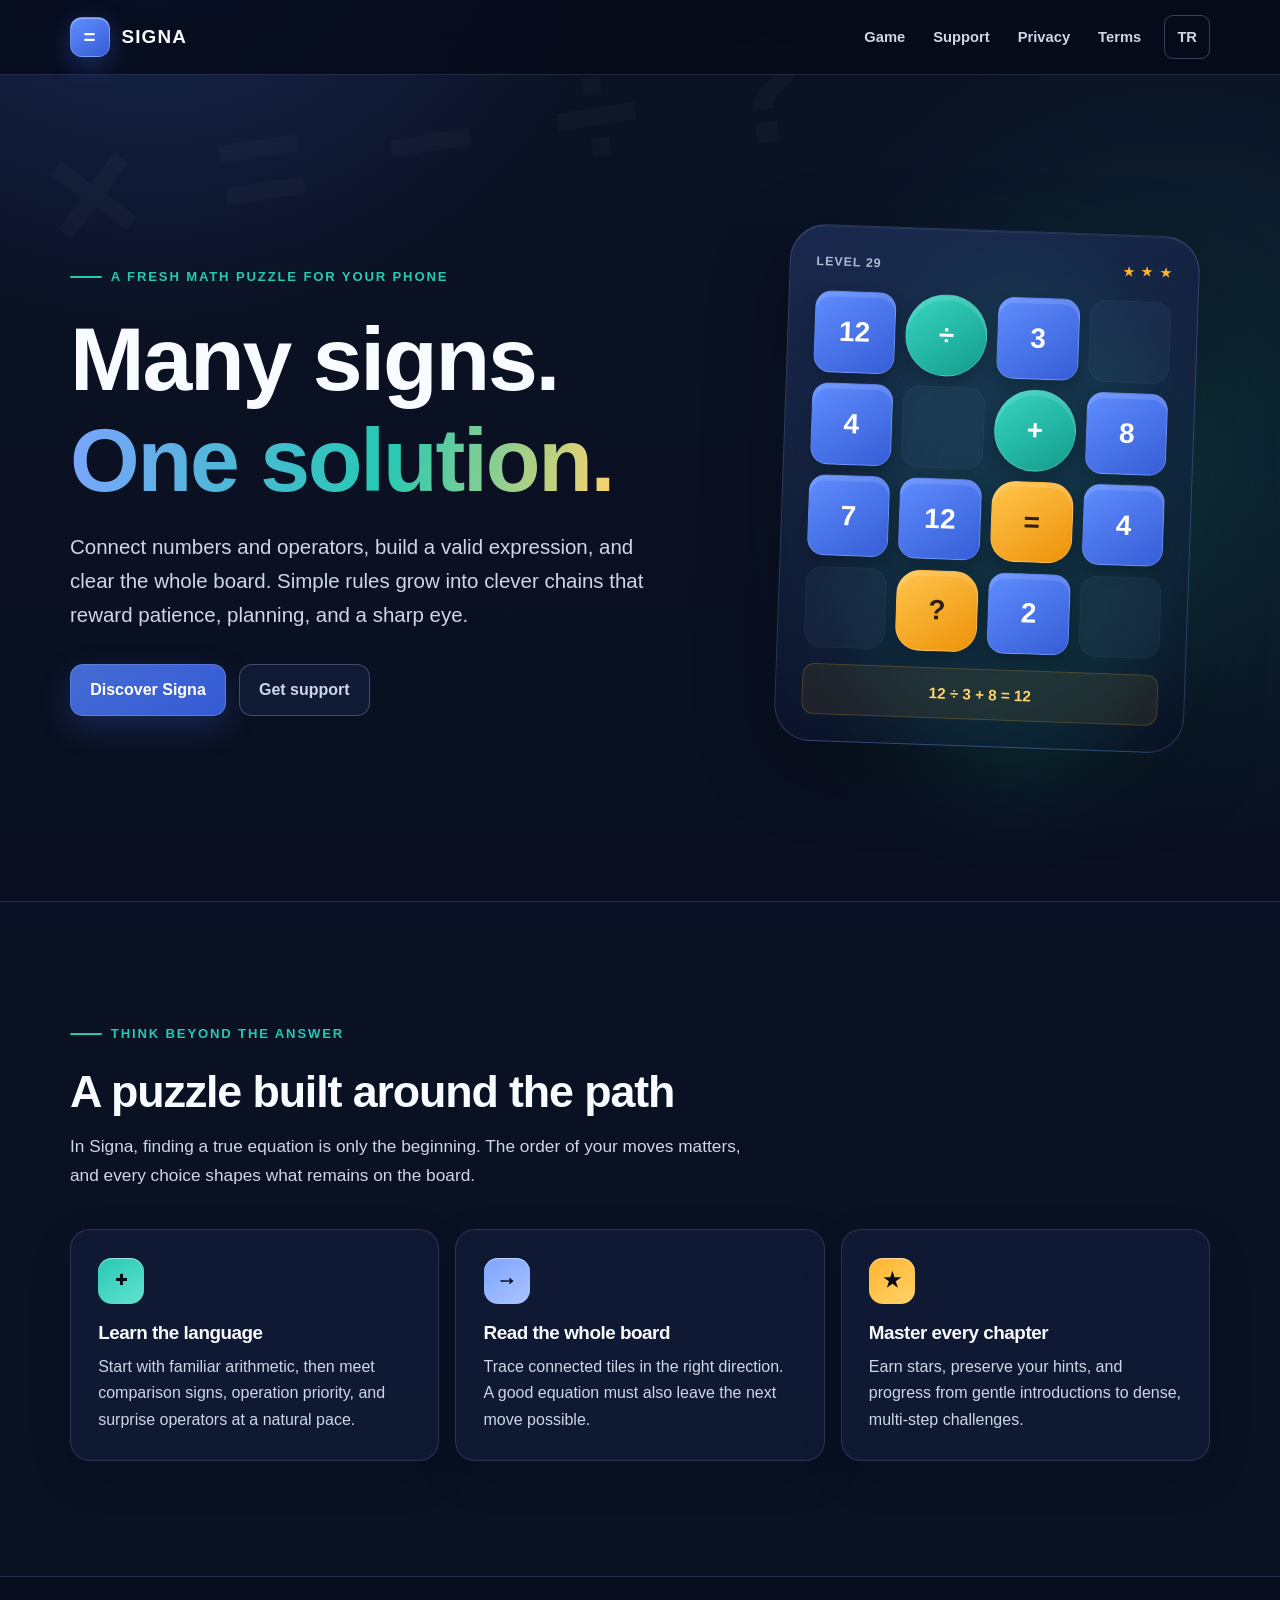
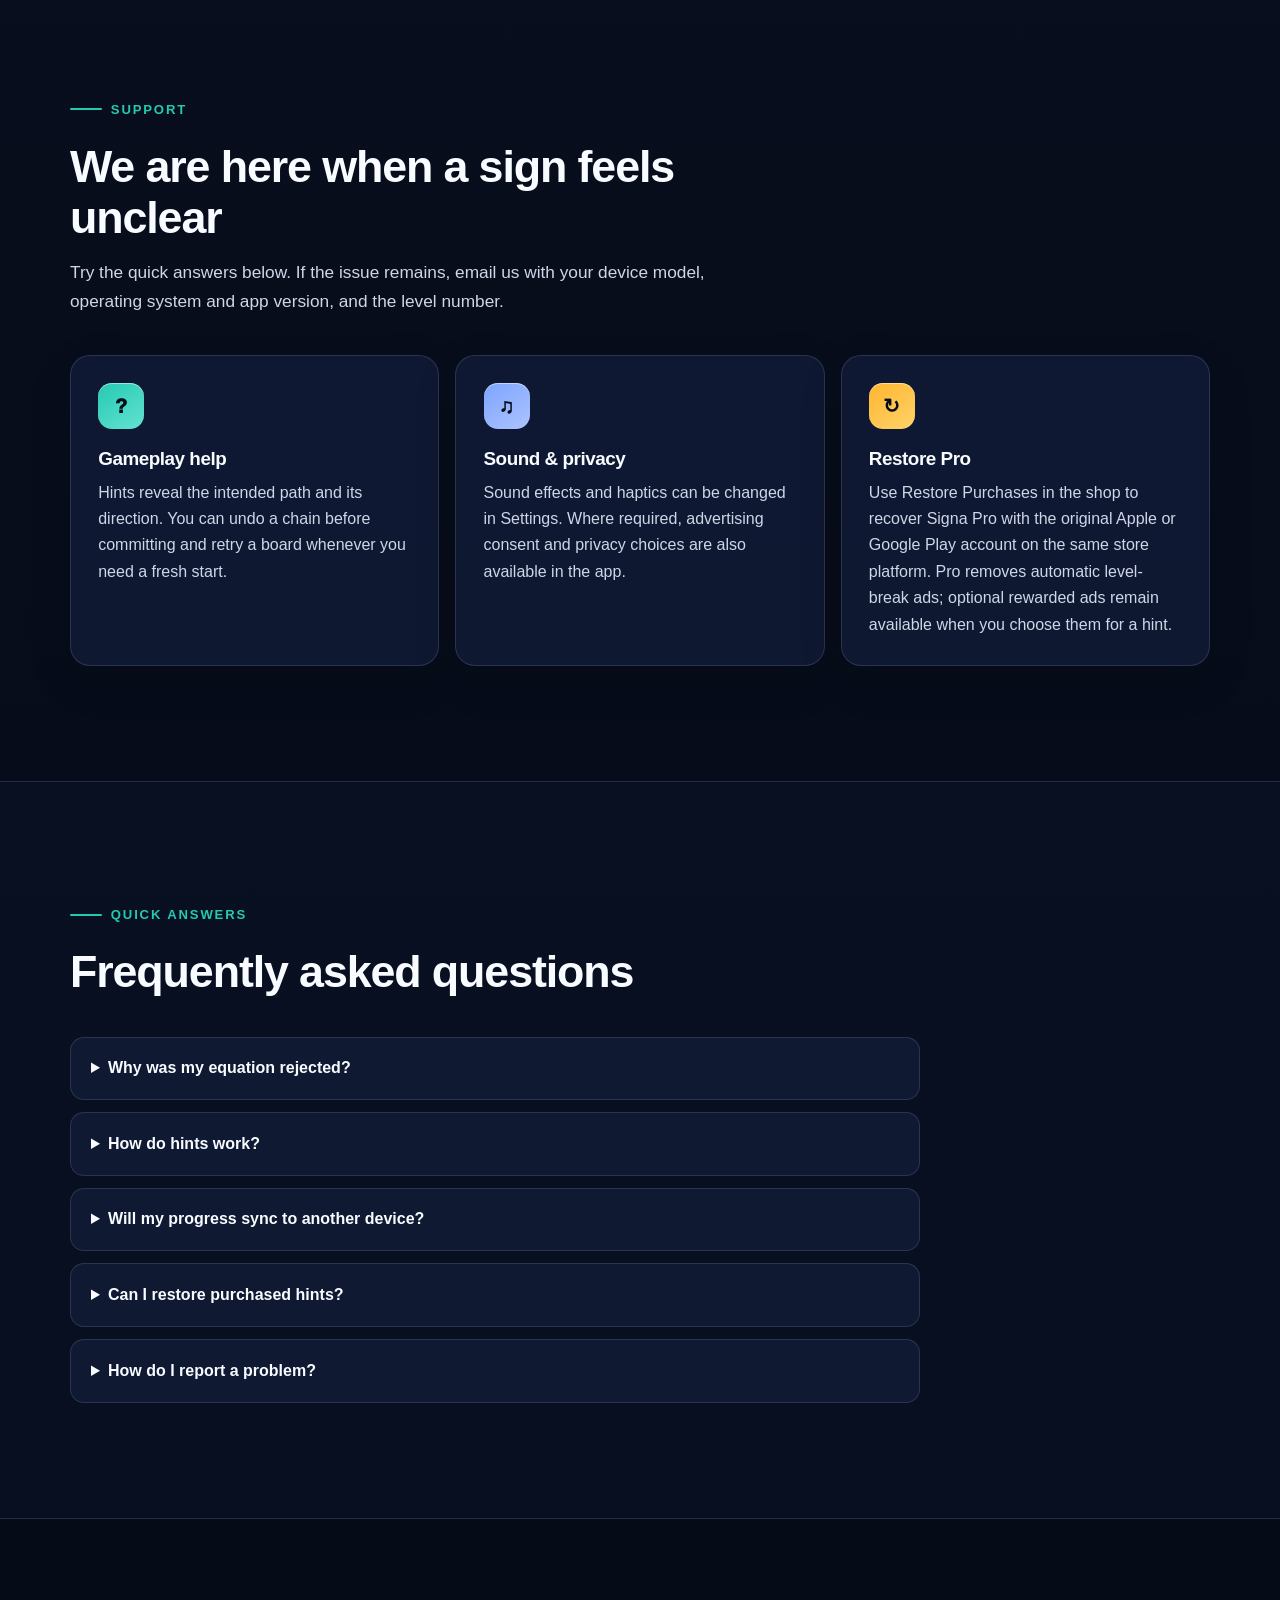
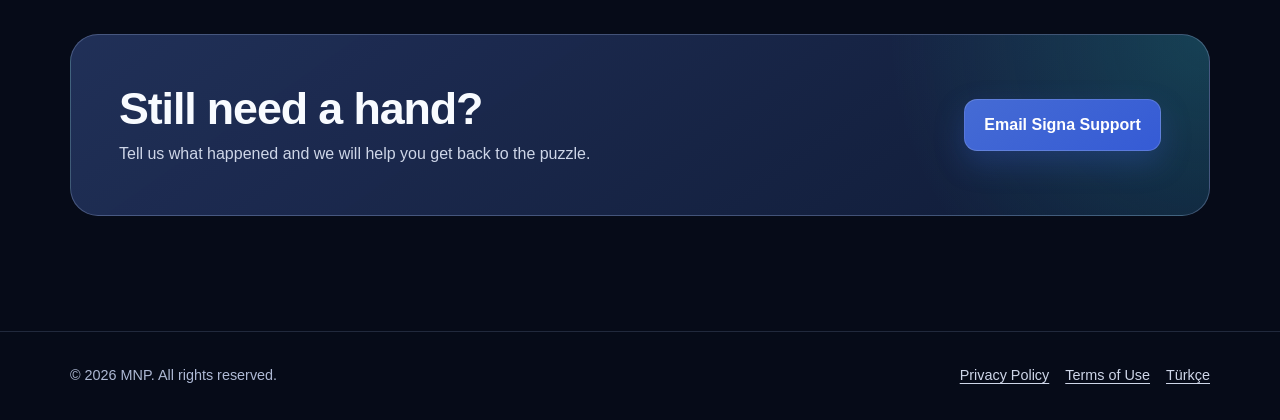
<file: index.html>
<!doctype html>
<html lang="en">
<head>
  <meta charset="utf-8">
  <meta name="viewport" content="width=device-width, initial-scale=1">
  <meta name="theme-color" content="#0b1224">
  <meta name="description" content="Signa is a focused math puzzle game where numbers, operators, and logic connect into one satisfying solution.">
  <title>Signa: Math Puzzle — Think in signs</title>
  <link rel="stylesheet" href="styles.css">
</head>
<body>
  <a class="skip-link" href="#main">Skip to content</a>

  <header class="site-header">
    <div class="header-inner">
      <a class="brand" href="index.html" aria-label="Signa home">
        <span class="brand-mark" aria-hidden="true">=</span>
        <span>Signa</span>
      </a>
      <nav class="site-nav" aria-label="Main navigation">
        <a href="#game">Game</a>
        <a href="#support">Support</a>
        <a href="privacy.html">Privacy</a>
        <a href="terms.html">Terms</a>
        <a class="language-link" href="index-tr.html" lang="tr" hreflang="tr">TR</a>
      </nav>
    </div>
  </header>

  <main id="main">
    <section class="container hero" aria-labelledby="hero-title">
      <div class="hero-copy">
        <span class="eyebrow">A fresh math puzzle for your phone</span>
        <h1 id="hero-title">Many signs.<br><span class="gradient-text">One solution.</span></h1>
        <p>Connect numbers and operators, build a valid expression, and clear the whole board. Simple rules grow into clever chains that reward patience, planning, and a sharp eye.</p>
        <div class="actions">
          <a class="button" href="#game">Discover Signa</a>
          <a class="button button-secondary" href="mailto:mnpekdemir.apps@gmail.com?subject=Signa%20Support">Get support</a>
        </div>
      </div>

      <div class="game-preview" role="group" aria-label="Stylized Signa puzzle board">
        <div class="preview-top">
          <span>Level 29</span>
          <span class="stars" role="img" aria-label="Three stars">★ ★ ★</span>
        </div>
        <div class="tile-grid" aria-hidden="true">
          <span class="tile">12</span><span class="tile op">÷</span><span class="tile">3</span><span class="tile empty"></span>
          <span class="tile">4</span><span class="tile empty"></span><span class="tile op">+</span><span class="tile">8</span>
          <span class="tile">7</span><span class="tile">12</span><span class="tile equal">=</span><span class="tile">4</span>
          <span class="tile empty"></span><span class="tile equal">?</span><span class="tile">2</span><span class="tile empty"></span>
        </div>
        <p class="preview-equation">12 ÷ 3 + 8 = 12</p>
      </div>
    </section>

    <section class="section section-muted" id="game" aria-labelledby="game-title">
      <div class="container">
        <div class="section-heading">
          <span class="eyebrow">Think beyond the answer</span>
          <h2 id="game-title">A puzzle built around the path</h2>
          <p>In Signa, finding a true equation is only the beginning. The order of your moves matters, and every choice shapes what remains on the board.</p>
        </div>
        <div class="feature-grid">
          <article class="card">
            <span class="icon-chip" aria-hidden="true">+</span>
            <h3>Learn the language</h3>
            <p>Start with familiar arithmetic, then meet comparison signs, operation priority, and surprise operators at a natural pace.</p>
          </article>
          <article class="card">
            <span class="icon-chip" aria-hidden="true">→</span>
            <h3>Read the whole board</h3>
            <p>Trace connected tiles in the right direction. A good equation must also leave the next move possible.</p>
          </article>
          <article class="card">
            <span class="icon-chip" aria-hidden="true">★</span>
            <h3>Master every chapter</h3>
            <p>Earn stars, preserve your hints, and progress from gentle introductions to dense, multi-step challenges.</p>
          </article>
        </div>
      </div>
    </section>

    <section class="section" id="support" aria-labelledby="support-title">
      <div class="container">
        <div class="section-heading">
          <span class="eyebrow">Support</span>
          <h2 id="support-title">We are here when a sign feels unclear</h2>
          <p>Try the quick answers below. If the issue remains, email us with your device model, operating system and app version, and the level number.</p>
        </div>

        <div class="support-grid">
          <article class="card">
            <span class="icon-chip" aria-hidden="true">?</span>
            <h3>Gameplay help</h3>
            <p>Hints reveal the intended path and its direction. You can undo a chain before committing and retry a board whenever you need a fresh start.</p>
          </article>
          <article class="card">
            <span class="icon-chip" aria-hidden="true">♫</span>
            <h3>Sound &amp; privacy</h3>
            <p>Sound effects and haptics can be changed in Settings. Where required, advertising consent and privacy choices are also available in the app.</p>
          </article>
          <article class="card">
            <span class="icon-chip" aria-hidden="true">↻</span>
            <h3>Restore Pro</h3>
            <p>Use Restore Purchases in the shop to recover Signa Pro with the original Apple or Google Play account on the same store platform. Pro removes automatic level-break ads; optional rewarded ads remain available when you choose them for a hint.</p>
          </article>
        </div>
      </div>
    </section>

    <section class="section section-muted" aria-labelledby="faq-title">
      <div class="container">
        <div class="section-heading">
          <span class="eyebrow">Quick answers</span>
          <h2 id="faq-title">Frequently asked questions</h2>
        </div>
        <div class="faq-list">
          <details>
            <summary>Why was my equation rejected?</summary>
            <p>A chain must follow connected tiles in sequence, use a supported expression, and satisfy the board's rule. The complete board may require a specific order even when another partial equation is mathematically true. If a valid chain appears to be rejected, send us the level number and a screenshot.</p>
          </details>
          <details>
            <summary>How do hints work?</summary>
            <p>A hint shows the next intended chain and its direction. You can earn or purchase additional hints in the shop. Rewarded ads may also grant one hint when available.</p>
          </details>
          <details>
            <summary>Will my progress sync to another device?</summary>
            <p>Signa does not currently use player accounts or cloud progress sync. Progress, settings, and hint balance are stored locally on your device and may be lost if the app is deleted.</p>
          </details>
          <details>
            <summary>Can I restore purchased hints?</summary>
            <p>Hint packs are consumable purchases; restore does not recreate consumed hint purchases. Unused hints have no time-based expiry while their local app data remains available. The non-consumable Pro purchase can be restored.</p>
          </details>
          <details>
            <summary>How do I report a problem?</summary>
            <p>Email <a href="mailto:mnpekdemir.apps@gmail.com?subject=Signa%20Bug%20Report">mnpekdemir.apps@gmail.com</a>. Please include the level number, device model, operating system and app version, and a screenshot or short screen recording when possible.</p>
          </details>
        </div>
      </div>
    </section>

    <section class="section" aria-labelledby="contact-title">
      <div class="container contact-panel">
        <div>
          <h2 id="contact-title">Still need a hand?</h2>
          <p>Tell us what happened and we will help you get back to the puzzle.</p>
        </div>
        <a class="button" href="mailto:mnpekdemir.apps@gmail.com?subject=Signa%20Support">Email Signa Support</a>
      </div>
    </section>
  </main>

  <footer class="site-footer">
    <div class="container footer-inner">
      <span>© 2026 MNP. All rights reserved.</span>
      <nav class="footer-links" aria-label="Footer navigation">
        <a href="privacy.html">Privacy Policy</a>
        <a href="terms.html">Terms of Use</a>
        <a href="index-tr.html" lang="tr" hreflang="tr">Türkçe</a>
      </nav>
    </div>
  </footer>
</body>
</html>
</file>
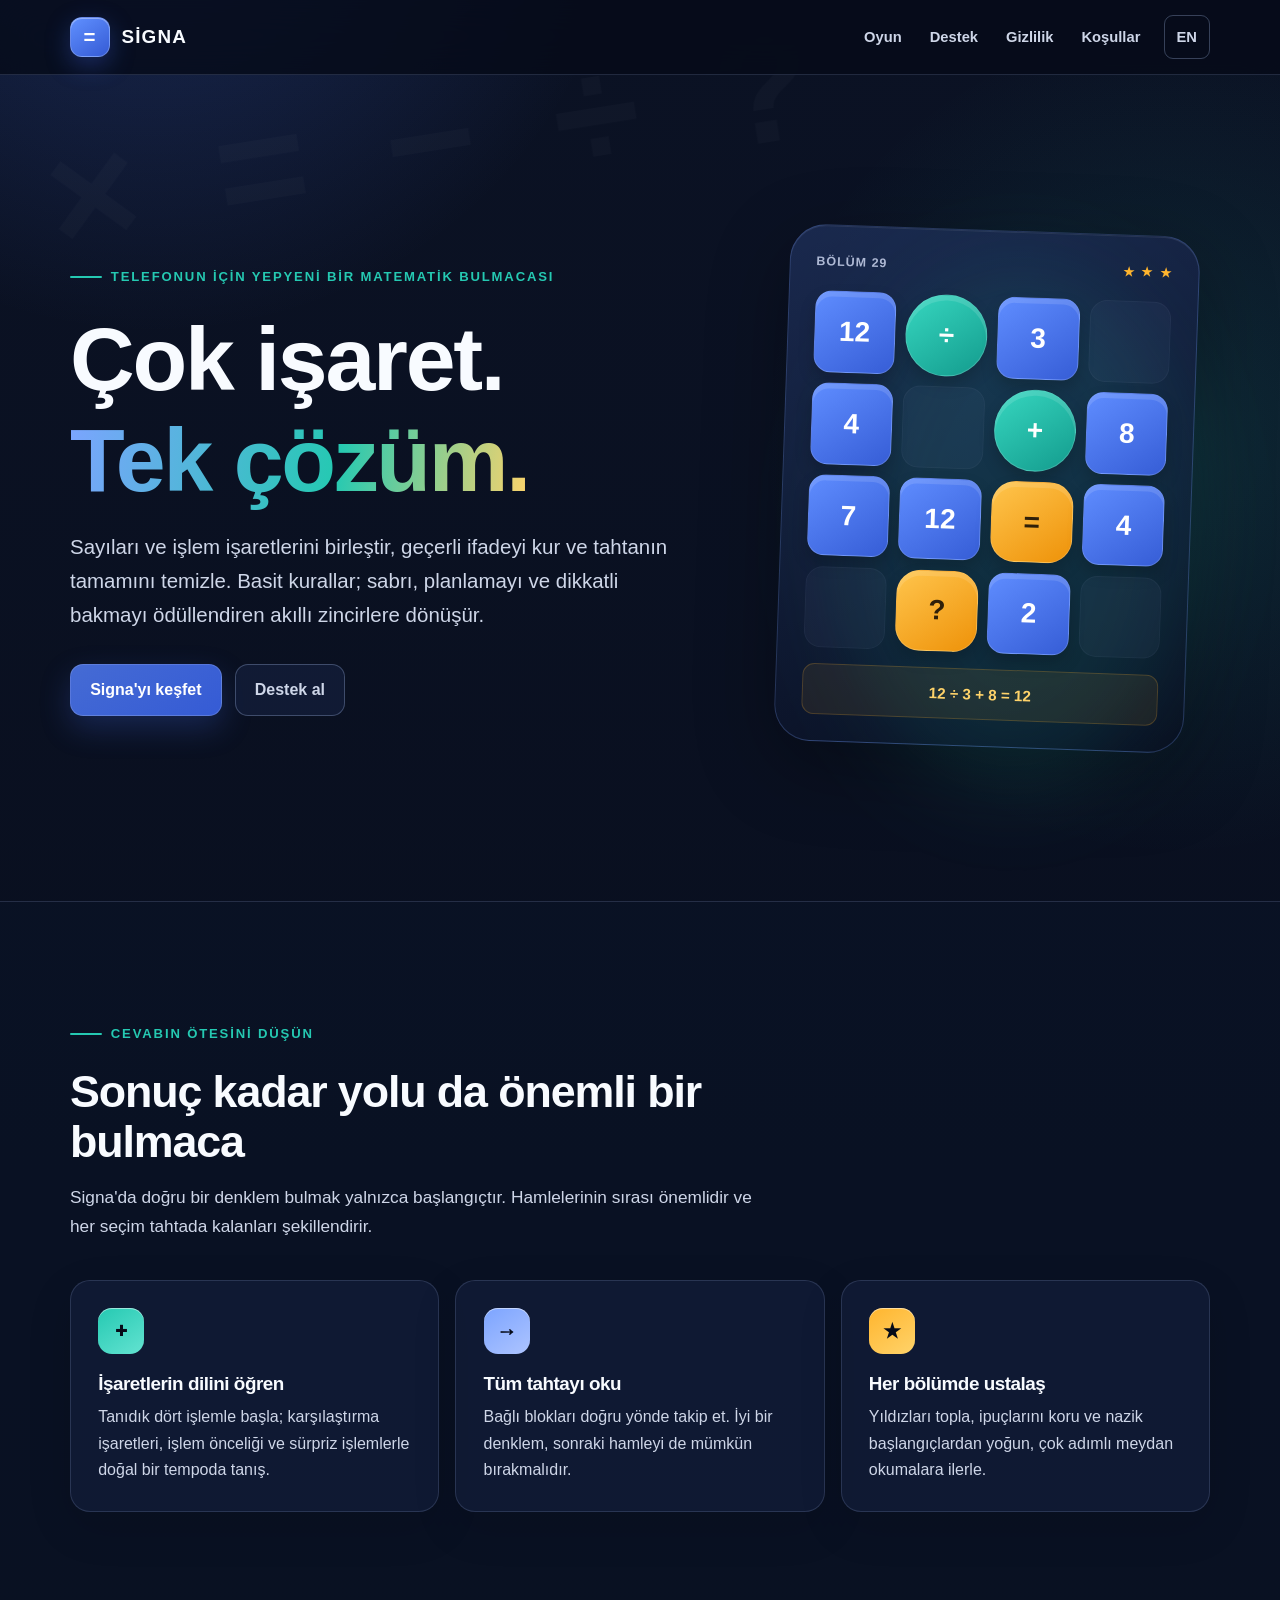
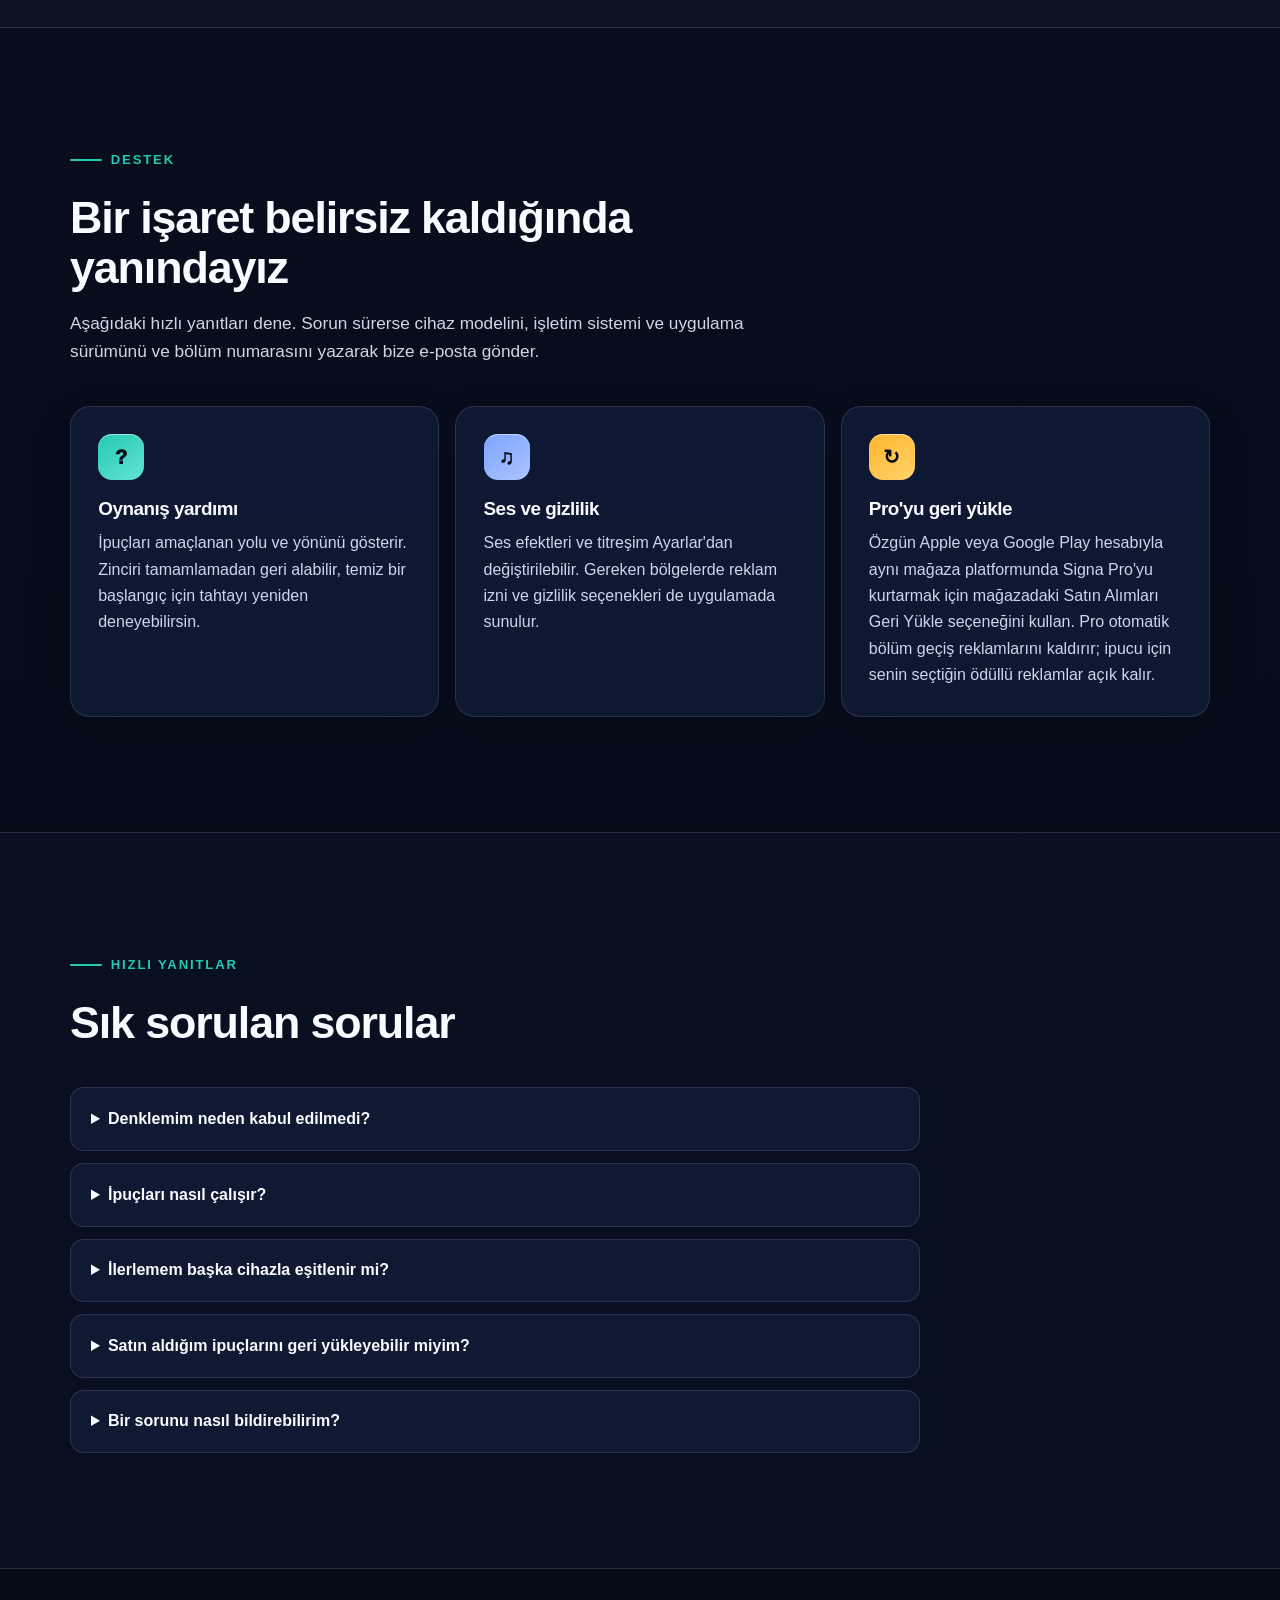
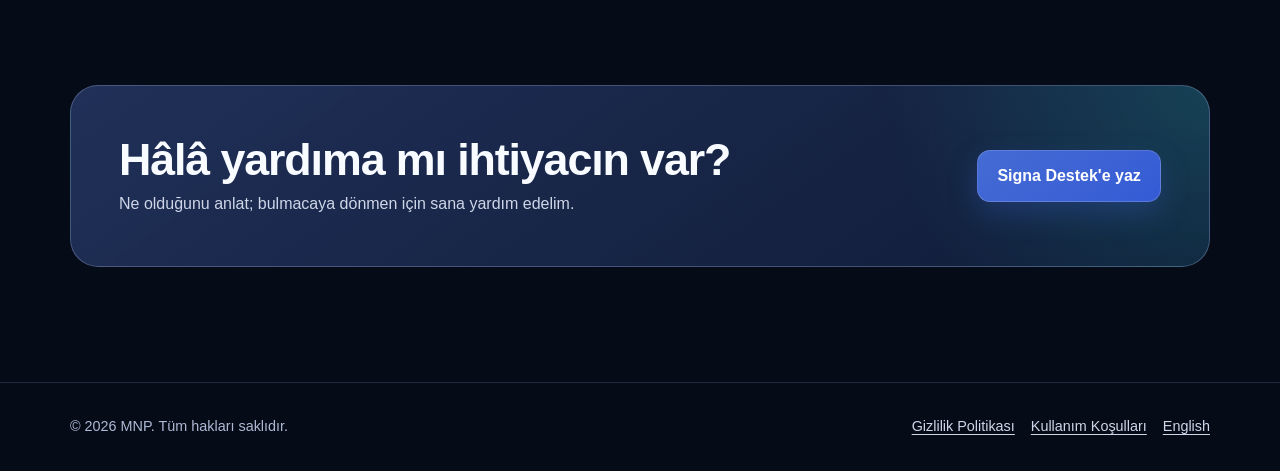
<file: index-tr.html>
<!doctype html>
<html lang="tr">
<head>
  <meta charset="utf-8">
  <meta name="viewport" content="width=device-width, initial-scale=1">
  <meta name="theme-color" content="#0b1224">
  <meta name="description" content="Signa; sayıları, işlem işaretlerini ve mantığı tatmin edici tek bir çözümde buluşturan bir matematik bulmaca oyunudur.">
  <title>Signa: Matematik Bulmacası — İşaretlerle düşün</title>
  <link rel="stylesheet" href="styles.css">
</head>
<body>
  <a class="skip-link" href="#main">İçeriğe geç</a>

  <header class="site-header">
    <div class="header-inner">
      <a class="brand" href="index-tr.html" aria-label="Signa ana sayfası">
        <span class="brand-mark" aria-hidden="true">=</span>
        <span>Signa</span>
      </a>
      <nav class="site-nav" aria-label="Ana menü">
        <a href="#oyun">Oyun</a>
        <a href="#destek">Destek</a>
        <a href="privacy-tr.html">Gizlilik</a>
        <a href="terms-tr.html">Koşullar</a>
        <a class="language-link" href="index.html" lang="en" hreflang="en">EN</a>
      </nav>
    </div>
  </header>

  <main id="main">
    <section class="container hero" aria-labelledby="hero-title">
      <div class="hero-copy">
        <span class="eyebrow">Telefonun için yepyeni bir matematik bulmacası</span>
        <h1 id="hero-title">Çok işaret.<br><span class="gradient-text">Tek çözüm.</span></h1>
        <p>Sayıları ve işlem işaretlerini birleştir, geçerli ifadeyi kur ve tahtanın tamamını temizle. Basit kurallar; sabrı, planlamayı ve dikkatli bakmayı ödüllendiren akıllı zincirlere dönüşür.</p>
        <div class="actions">
          <a class="button" href="#oyun">Signa'yı keşfet</a>
          <a class="button button-secondary" href="mailto:mnpekdemir.apps@gmail.com?subject=Signa%20Destek">Destek al</a>
        </div>
      </div>

      <div class="game-preview" role="group" aria-label="Stilize Signa bulmaca tahtası">
        <div class="preview-top">
          <span>Bölüm 29</span>
          <span class="stars" role="img" aria-label="Üç yıldız">★ ★ ★</span>
        </div>
        <div class="tile-grid" aria-hidden="true">
          <span class="tile">12</span><span class="tile op">÷</span><span class="tile">3</span><span class="tile empty"></span>
          <span class="tile">4</span><span class="tile empty"></span><span class="tile op">+</span><span class="tile">8</span>
          <span class="tile">7</span><span class="tile">12</span><span class="tile equal">=</span><span class="tile">4</span>
          <span class="tile empty"></span><span class="tile equal">?</span><span class="tile">2</span><span class="tile empty"></span>
        </div>
        <p class="preview-equation">12 ÷ 3 + 8 = 12</p>
      </div>
    </section>

    <section class="section section-muted" id="oyun" aria-labelledby="game-title">
      <div class="container">
        <div class="section-heading">
          <span class="eyebrow">Cevabın ötesini düşün</span>
          <h2 id="game-title">Sonuç kadar yolu da önemli bir bulmaca</h2>
          <p>Signa'da doğru bir denklem bulmak yalnızca başlangıçtır. Hamlelerinin sırası önemlidir ve her seçim tahtada kalanları şekillendirir.</p>
        </div>
        <div class="feature-grid">
          <article class="card">
            <span class="icon-chip" aria-hidden="true">+</span>
            <h3>İşaretlerin dilini öğren</h3>
            <p>Tanıdık dört işlemle başla; karşılaştırma işaretleri, işlem önceliği ve sürpriz işlemlerle doğal bir tempoda tanış.</p>
          </article>
          <article class="card">
            <span class="icon-chip" aria-hidden="true">→</span>
            <h3>Tüm tahtayı oku</h3>
            <p>Bağlı blokları doğru yönde takip et. İyi bir denklem, sonraki hamleyi de mümkün bırakmalıdır.</p>
          </article>
          <article class="card">
            <span class="icon-chip" aria-hidden="true">★</span>
            <h3>Her bölümde ustalaş</h3>
            <p>Yıldızları topla, ipuçlarını koru ve nazik başlangıçlardan yoğun, çok adımlı meydan okumalara ilerle.</p>
          </article>
        </div>
      </div>
    </section>

    <section class="section" id="destek" aria-labelledby="support-title">
      <div class="container">
        <div class="section-heading">
          <span class="eyebrow">Destek</span>
          <h2 id="support-title">Bir işaret belirsiz kaldığında yanındayız</h2>
          <p>Aşağıdaki hızlı yanıtları dene. Sorun sürerse cihaz modelini, işletim sistemi ve uygulama sürümünü ve bölüm numarasını yazarak bize e-posta gönder.</p>
        </div>

        <div class="support-grid">
          <article class="card">
            <span class="icon-chip" aria-hidden="true">?</span>
            <h3>Oynanış yardımı</h3>
            <p>İpuçları amaçlanan yolu ve yönünü gösterir. Zinciri tamamlamadan geri alabilir, temiz bir başlangıç için tahtayı yeniden deneyebilirsin.</p>
          </article>
          <article class="card">
            <span class="icon-chip" aria-hidden="true">♫</span>
            <h3>Ses ve gizlilik</h3>
            <p>Ses efektleri ve titreşim Ayarlar'dan değiştirilebilir. Gereken bölgelerde reklam izni ve gizlilik seçenekleri de uygulamada sunulur.</p>
          </article>
          <article class="card">
            <span class="icon-chip" aria-hidden="true">↻</span>
            <h3>Pro'yu geri yükle</h3>
            <p>Özgün Apple veya Google Play hesabıyla aynı mağaza platformunda Signa Pro'yu kurtarmak için mağazadaki Satın Alımları Geri Yükle seçeneğini kullan. Pro otomatik bölüm geçiş reklamlarını kaldırır; ipucu için senin seçtiğin ödüllü reklamlar açık kalır.</p>
          </article>
        </div>
      </div>
    </section>

    <section class="section section-muted" aria-labelledby="faq-title">
      <div class="container">
        <div class="section-heading">
          <span class="eyebrow">Hızlı yanıtlar</span>
          <h2 id="faq-title">Sık sorulan sorular</h2>
        </div>
        <div class="faq-list">
          <details>
            <summary>Denklemim neden kabul edilmedi?</summary>
            <p>Zincir, birbirine bağlı blokları sırayla izlemeli, desteklenen bir ifade kullanmalı ve tahtanın kuralını sağlamalıdır. Başka bir kısmi denklem matematiksel olarak doğru olsa bile tüm tahtanın bitmesi belirli bir sıra gerektirebilir. Geçerli görünen zincir reddedilirse bölüm numarasını ve ekran görüntüsünü bize gönder.</p>
          </details>
          <details>
            <summary>İpuçları nasıl çalışır?</summary>
            <p>İpucu, sıradaki amaçlanan zinciri ve yönünü gösterir. Mağazadan ek ipucu kazanabilir veya satın alabilirsin. Ödüllü reklamlar da mevcut olduğunda bir ipucu verebilir.</p>
          </details>
          <details>
            <summary>İlerlemem başka cihazla eşitlenir mi?</summary>
            <p>Signa şu anda oyuncu hesabı veya bulut ilerleme eşitlemesi kullanmaz. İlerleme, ayarlar ve ipucu bakiyesi cihazında yerel olarak saklanır; uygulama silinirse kaybolabilir.</p>
          </details>
          <details>
            <summary>Satın aldığım ipuçlarını geri yükleyebilir miyim?</summary>
            <p>İpucu paketleri tüketilebilir satın alımlardır; geri yükleme tüketilmiş ipucu satın alımlarını yeniden oluşturmaz. Kullanılmayan ipuçlarının yerel uygulama verisi mevcut kaldığı sürece zamana bağlı son kullanma tarihi yoktur. Tüketilmeyen Pro satın alımı geri yüklenebilir.</p>
          </details>
          <details>
            <summary>Bir sorunu nasıl bildirebilirim?</summary>
            <p><a href="mailto:mnpekdemir.apps@gmail.com?subject=Signa%20Hata%20Bildirimi">mnpekdemir.apps@gmail.com</a> adresine e-posta gönder. Mümkünse bölüm numarasını, cihaz modelini, işletim sistemi ve uygulama sürümünü ve ekran görüntüsü ya da kısa bir ekran kaydı ekle.</p>
          </details>
        </div>
      </div>
    </section>

    <section class="section" aria-labelledby="contact-title">
      <div class="container contact-panel">
        <div>
          <h2 id="contact-title">Hâlâ yardıma mı ihtiyacın var?</h2>
          <p>Ne olduğunu anlat; bulmacaya dönmen için sana yardım edelim.</p>
        </div>
        <a class="button" href="mailto:mnpekdemir.apps@gmail.com?subject=Signa%20Destek">Signa Destek'e yaz</a>
      </div>
    </section>
  </main>

  <footer class="site-footer">
    <div class="container footer-inner">
      <span>© 2026 MNP. Tüm hakları saklıdır.</span>
      <nav class="footer-links" aria-label="Alt menü">
        <a href="privacy-tr.html">Gizlilik Politikası</a>
        <a href="terms-tr.html">Kullanım Koşulları</a>
        <a href="index.html" lang="en" hreflang="en">English</a>
      </nav>
    </div>
  </footer>
</body>
</html>
</file>
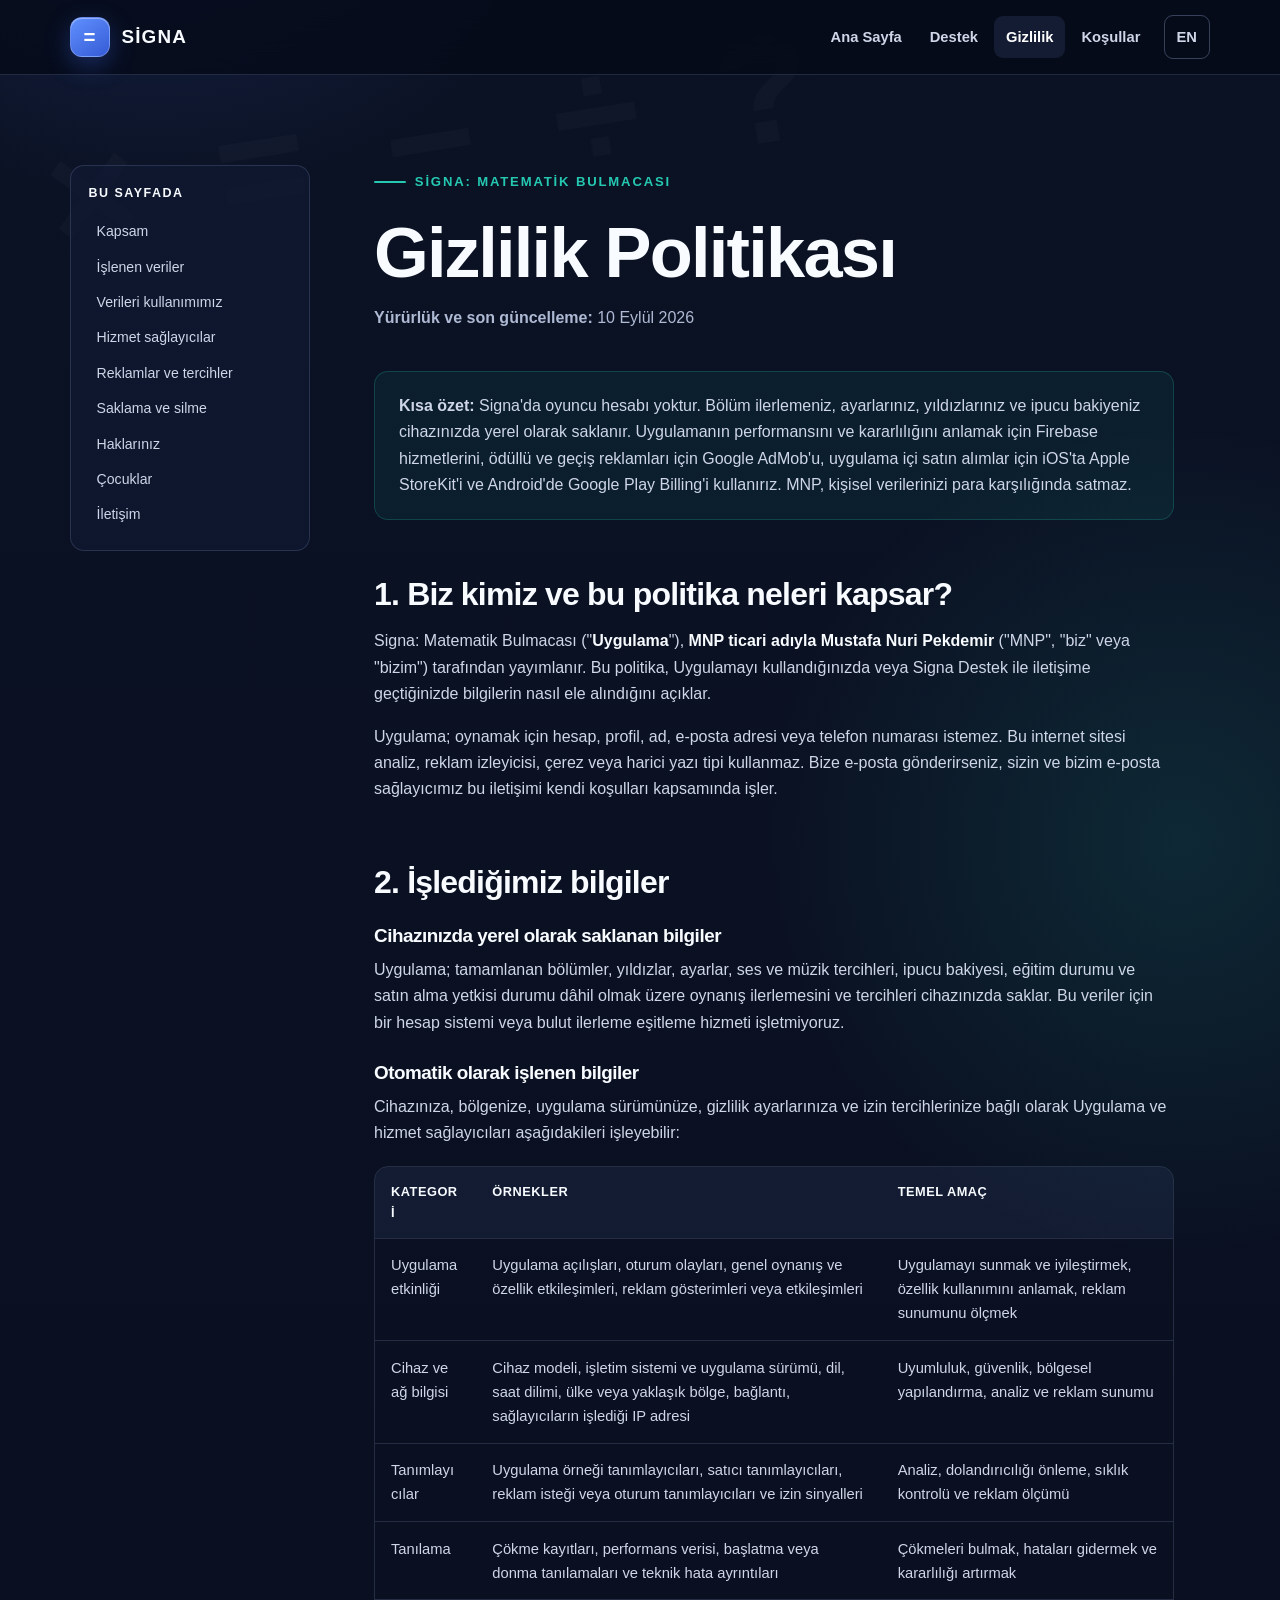
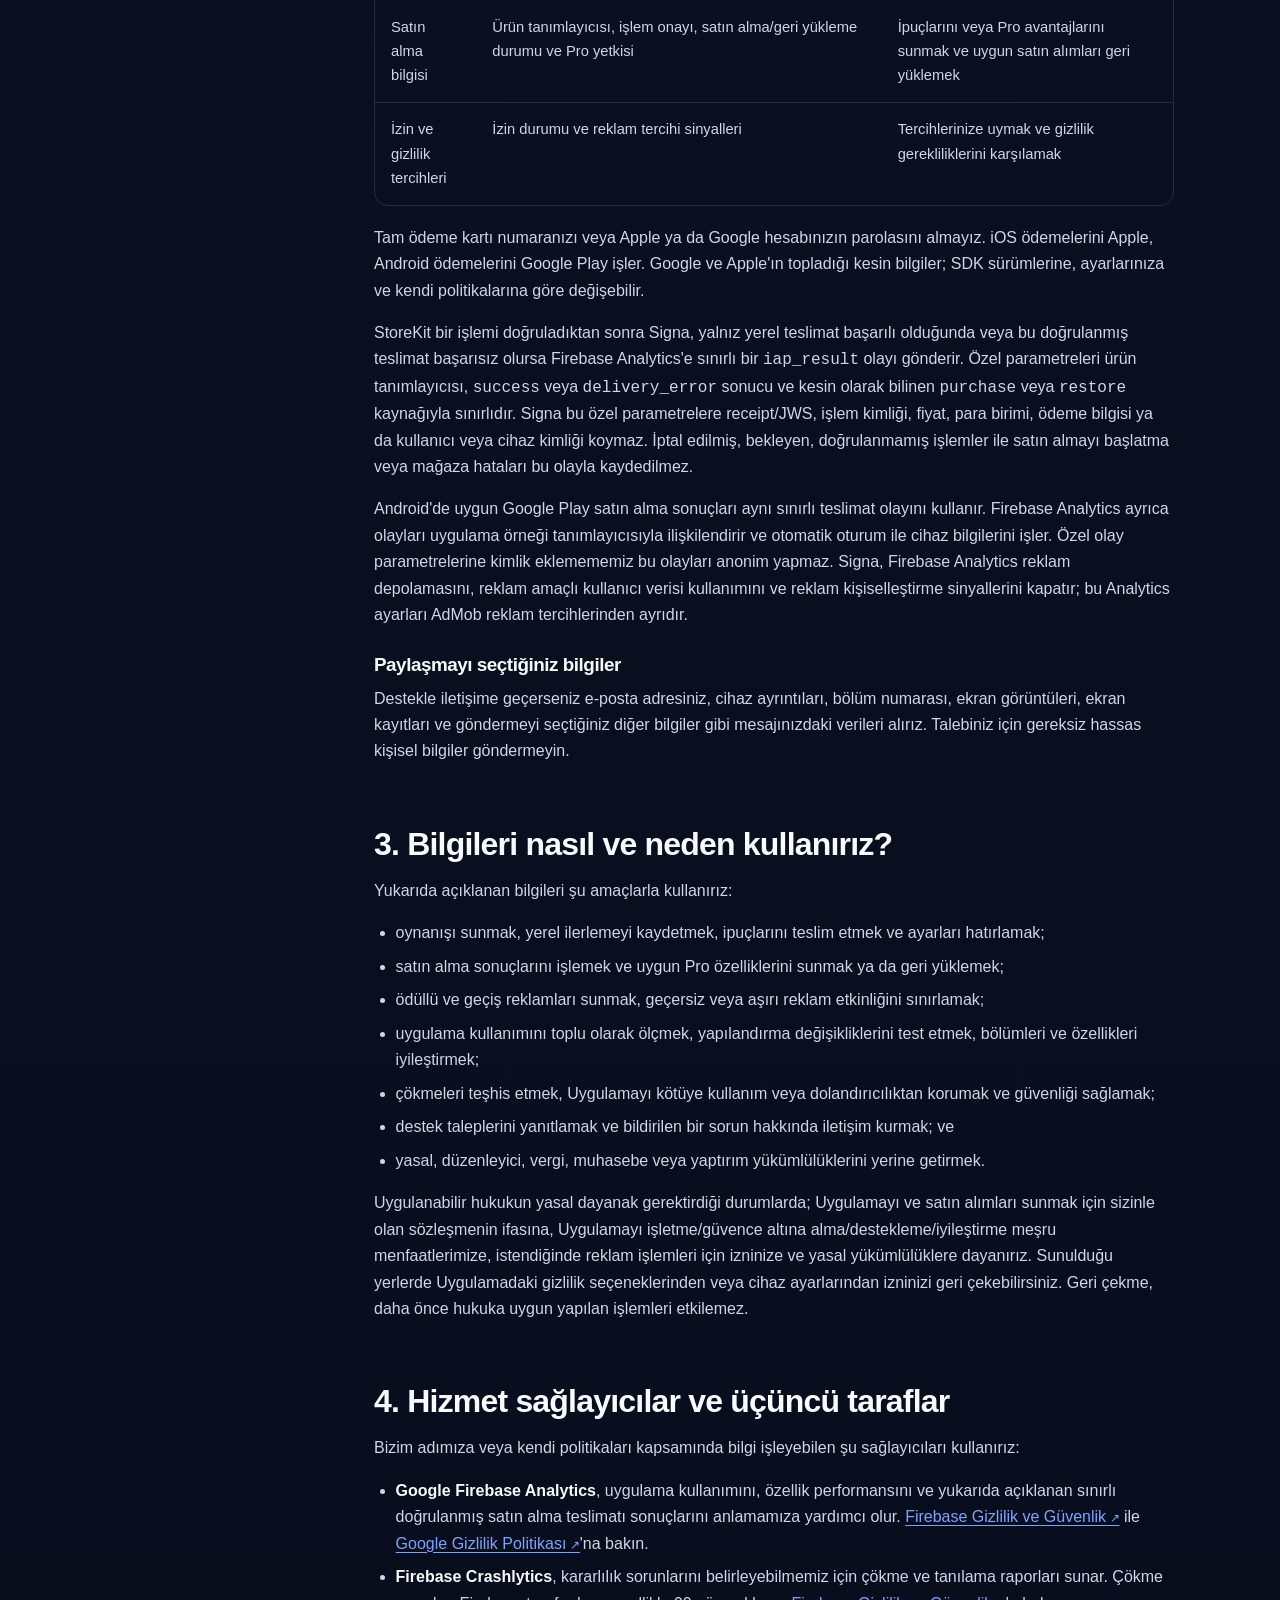
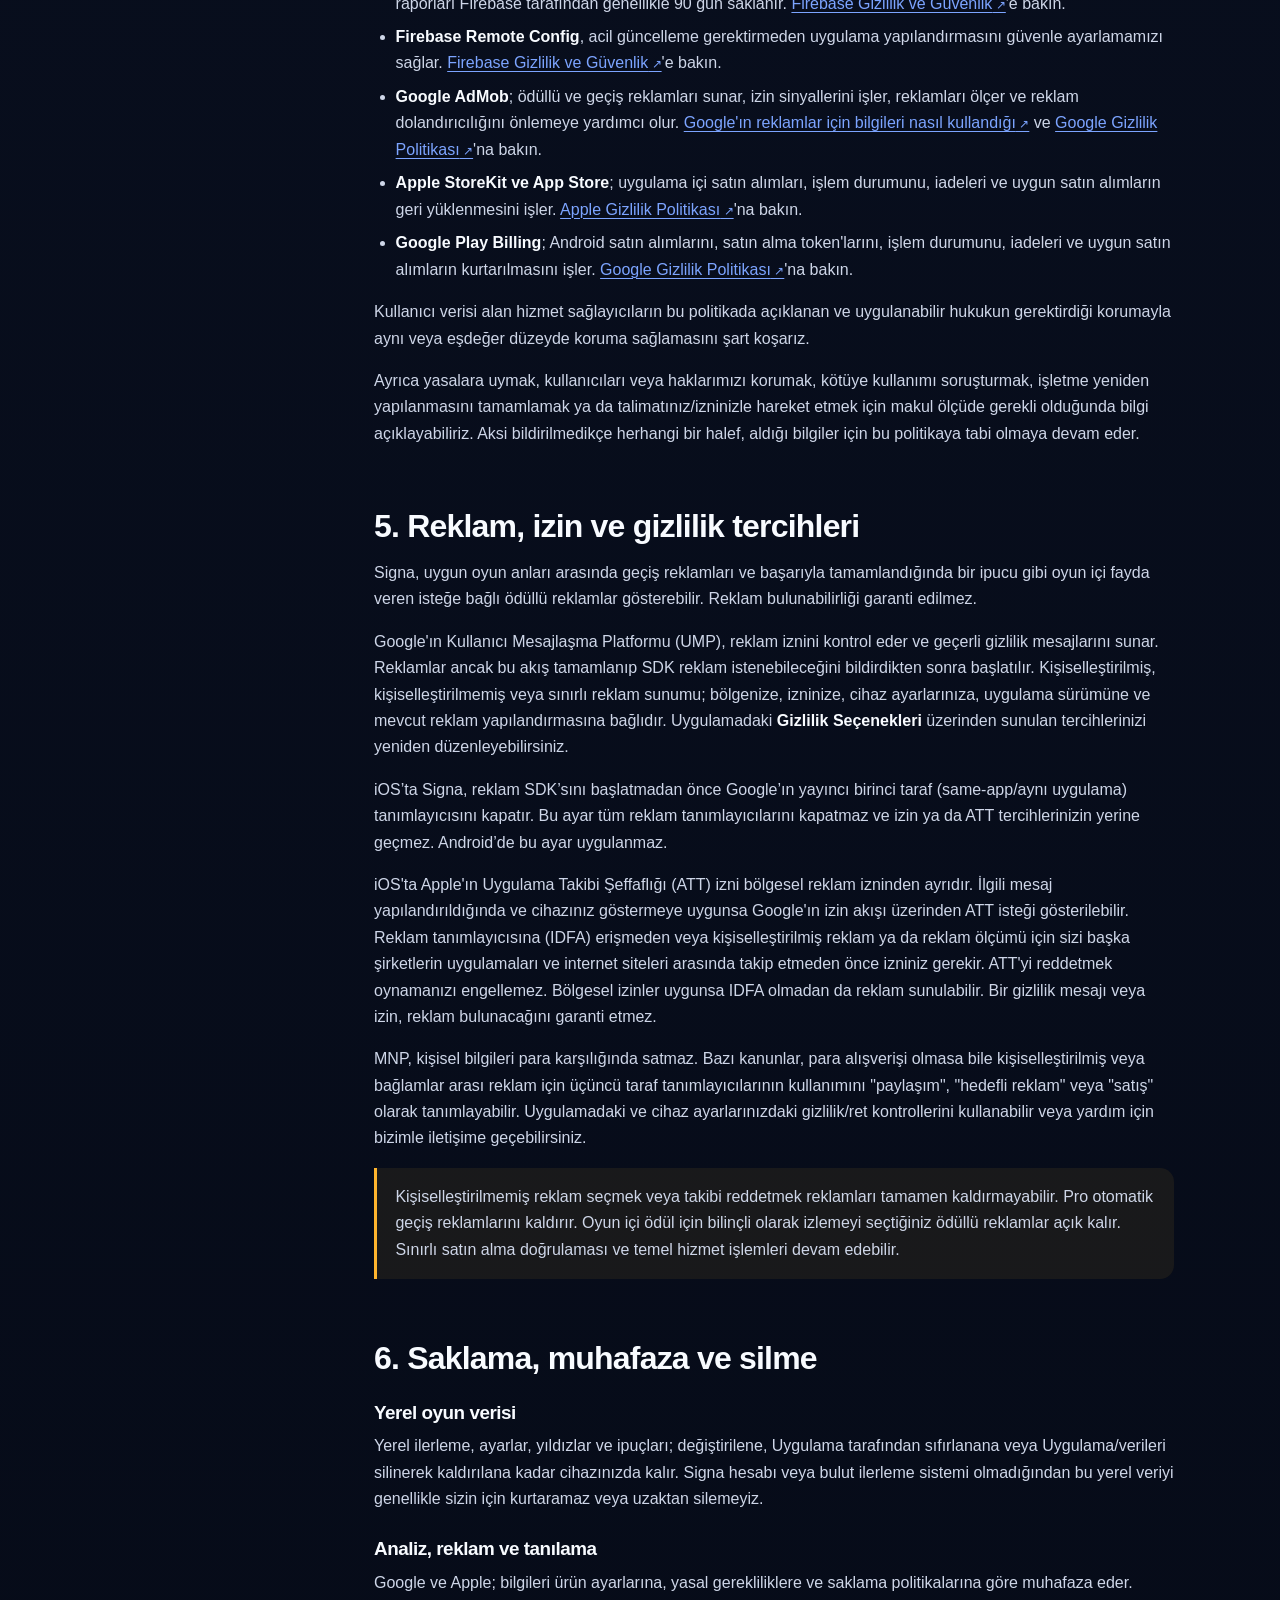
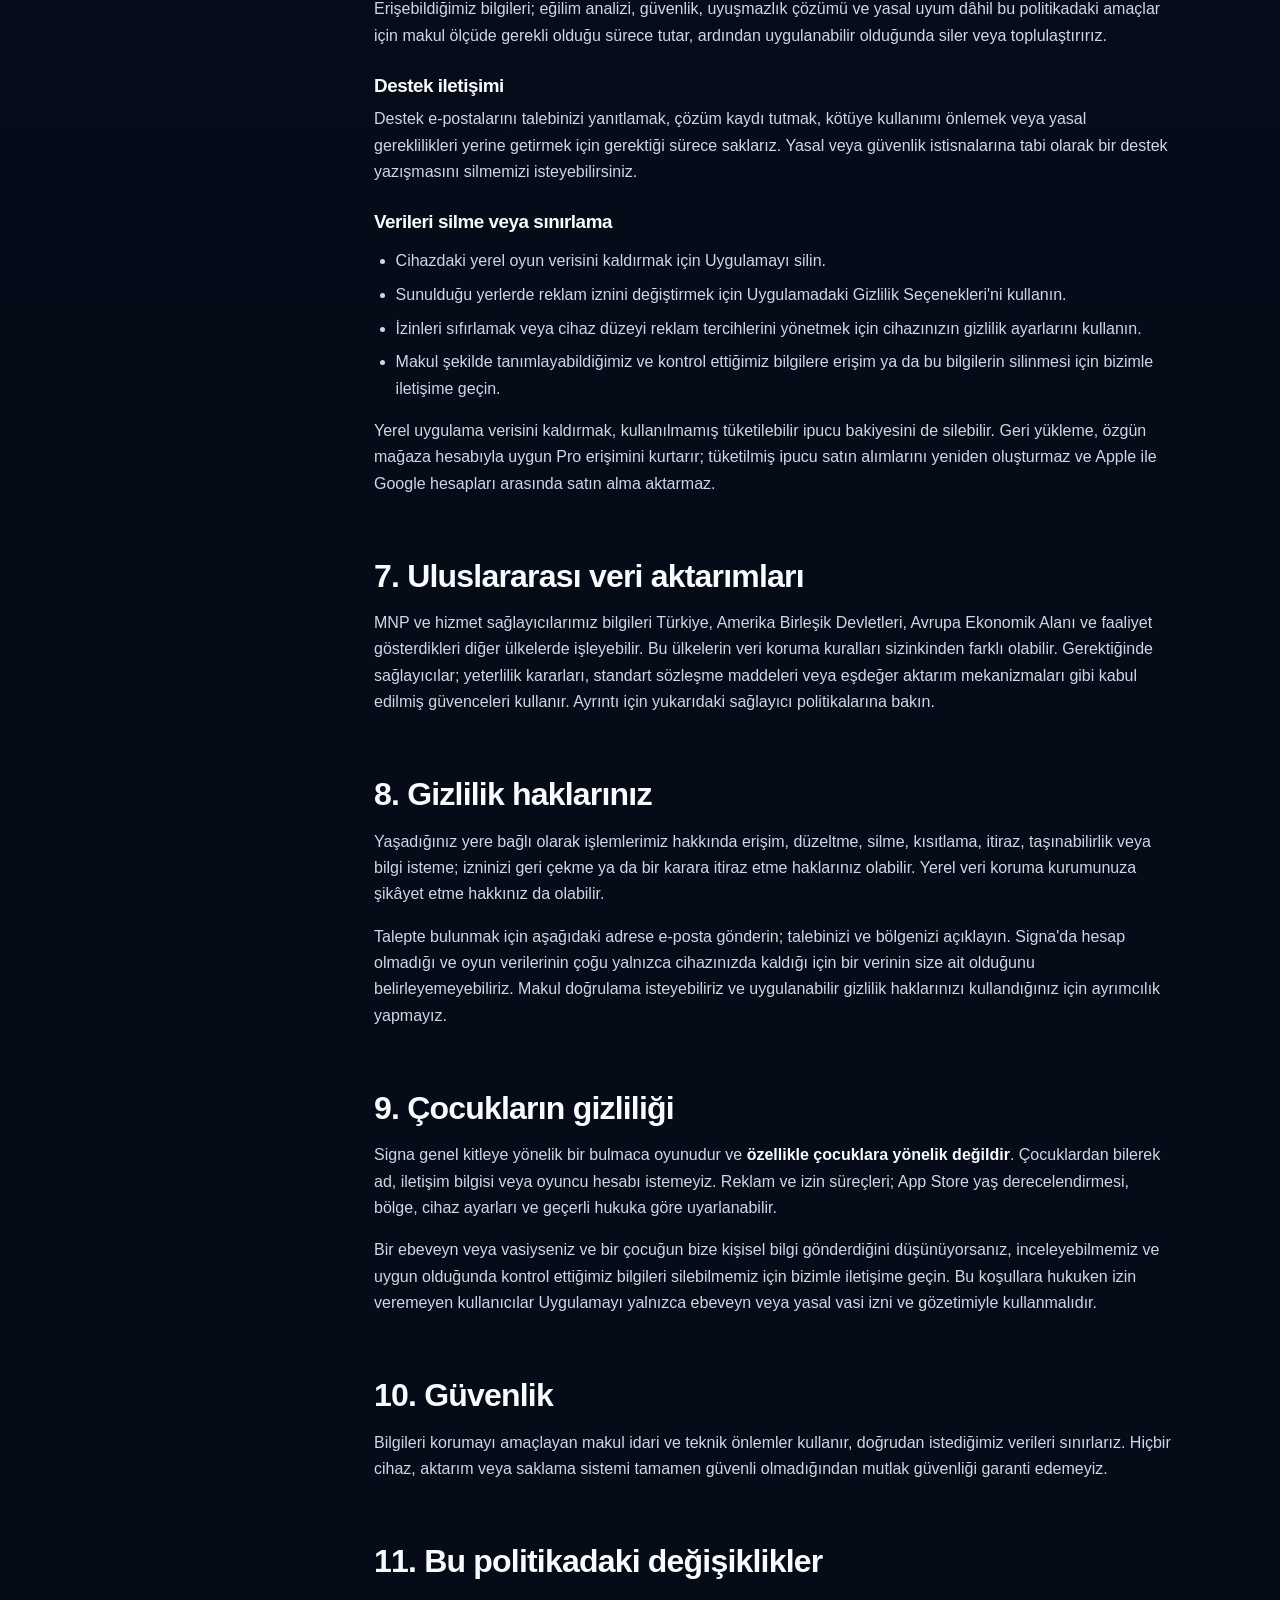
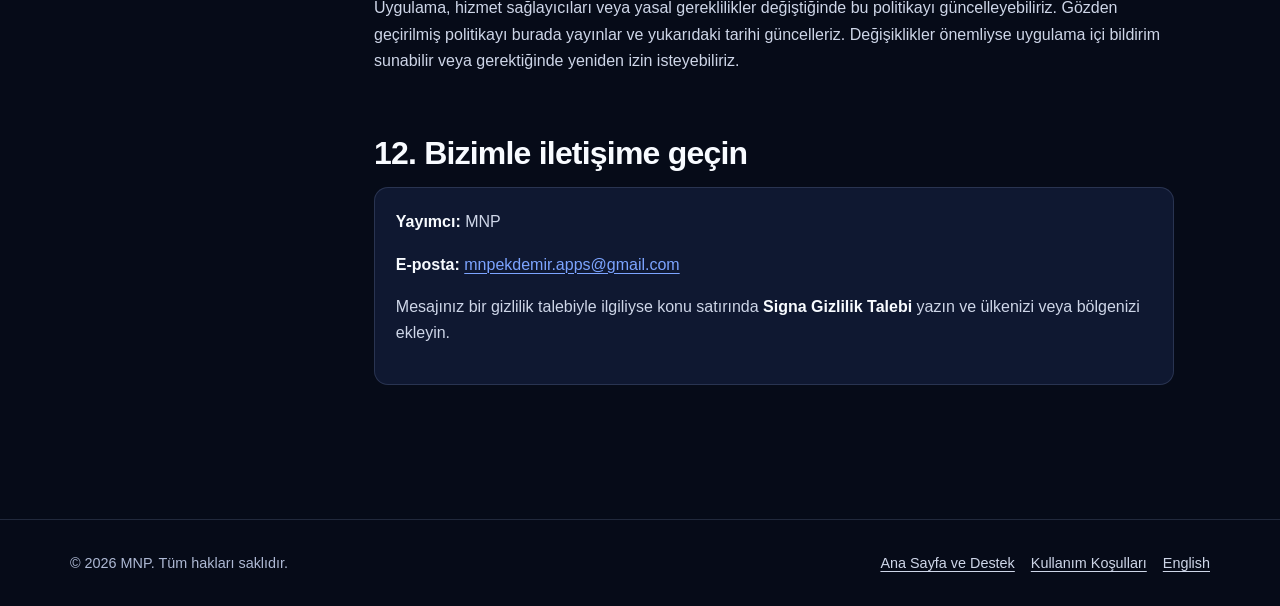
<file: privacy-tr.html>
<!doctype html>
<html lang="tr">
<head>
  <meta charset="utf-8">
  <meta name="viewport" content="width=device-width, initial-scale=1">
  <meta name="theme-color" content="#0b1224">
  <meta name="description" content="MNP tarafından yayımlanan Signa: Matematik Bulmacası için Gizlilik Politikası.">
  <title>Gizlilik Politikası — Signa</title>
  <link rel="stylesheet" href="styles.css">
</head>
<body>
  <a class="skip-link" href="#main">İçeriğe geç</a>

  <header class="site-header">
    <div class="header-inner">
      <a class="brand" href="index-tr.html" aria-label="Signa ana sayfası">
        <span class="brand-mark" aria-hidden="true">=</span>
        <span>Signa</span>
      </a>
      <nav class="site-nav" aria-label="Ana menü">
        <a href="index-tr.html">Ana Sayfa</a>
        <a href="index-tr.html#destek">Destek</a>
        <a href="privacy-tr.html" aria-current="page">Gizlilik</a>
        <a href="terms-tr.html">Koşullar</a>
        <a class="language-link" href="privacy.html" lang="en" hreflang="en">EN</a>
      </nav>
    </div>
  </header>

  <main id="main" class="container policy-shell">
    <aside class="policy-nav" aria-label="Gizlilik Politikası bölümleri">
      <strong>Bu sayfada</strong>
      <a href="#kapsam">Kapsam</a>
      <a href="#veriler">İşlenen veriler</a>
      <a href="#kullanim">Verileri kullanımımız</a>
      <a href="#hizmetler">Hizmet sağlayıcılar</a>
      <a href="#reklamlar">Reklamlar ve tercihler</a>
      <a href="#saklama">Saklama ve silme</a>
      <a href="#haklar">Haklarınız</a>
      <a href="#cocuklar">Çocuklar</a>
      <a href="#iletisim">İletişim</a>
    </aside>

    <article class="policy-content">
      <span class="eyebrow">Signa: Matematik Bulmacası</span>
      <h1>Gizlilik Politikası</h1>
      <p class="policy-meta"><strong>Yürürlük ve son güncelleme:</strong> <time datetime="2026-09-10">10 Eylül 2026</time></p>

      <div class="policy-summary">
        <strong>Kısa özet:</strong> Signa'da oyuncu hesabı yoktur. Bölüm ilerlemeniz, ayarlarınız, yıldızlarınız ve ipucu bakiyeniz cihazınızda yerel olarak saklanır. Uygulamanın performansını ve kararlılığını anlamak için Firebase hizmetlerini, ödüllü ve geçiş reklamları için Google AdMob'u, uygulama içi satın alımlar için iOS'ta Apple StoreKit'i ve Android'de Google Play Billing'i kullanırız. MNP, kişisel verilerinizi para karşılığında satmaz.
      </div>

      <section class="policy-section" id="kapsam">
        <h2>1. Biz kimiz ve bu politika neleri kapsar?</h2>
        <p>Signa: Matematik Bulmacası ("<strong>Uygulama</strong>"), <strong>MNP ticari adıyla Mustafa Nuri Pekdemir</strong> ("MNP", "biz" veya "bizim") tarafından yayımlanır. Bu politika, Uygulamayı kullandığınızda veya Signa Destek ile iletişime geçtiğinizde bilgilerin nasıl ele alındığını açıklar.</p>
        <p>Uygulama; oynamak için hesap, profil, ad, e-posta adresi veya telefon numarası istemez. Bu internet sitesi analiz, reklam izleyicisi, çerez veya harici yazı tipi kullanmaz. Bize e-posta gönderirseniz, sizin ve bizim e-posta sağlayıcımız bu iletişimi kendi koşulları kapsamında işler.</p>
      </section>

      <section class="policy-section" id="veriler">
        <h2>2. İşlediğimiz bilgiler</h2>

        <h3>Cihazınızda yerel olarak saklanan bilgiler</h3>
        <p>Uygulama; tamamlanan bölümler, yıldızlar, ayarlar, ses ve müzik tercihleri, ipucu bakiyesi, eğitim durumu ve satın alma yetkisi durumu dâhil olmak üzere oynanış ilerlemesini ve tercihleri cihazınızda saklar. Bu veriler için bir hesap sistemi veya bulut ilerleme eşitleme hizmeti işletmiyoruz.</p>

        <h3>Otomatik olarak işlenen bilgiler</h3>
        <p>Cihazınıza, bölgenize, uygulama sürümünüze, gizlilik ayarlarınıza ve izin tercihlerinize bağlı olarak Uygulama ve hizmet sağlayıcıları aşağıdakileri işleyebilir:</p>

        <div class="data-table-wrap">
          <table>
            <thead>
              <tr>
                <th scope="col">Kategori</th>
                <th scope="col">Örnekler</th>
                <th scope="col">Temel amaç</th>
              </tr>
            </thead>
            <tbody>
              <tr>
                <td>Uygulama etkinliği</td>
                <td>Uygulama açılışları, oturum olayları, genel oynanış ve özellik etkileşimleri, reklam gösterimleri veya etkileşimleri</td>
                <td>Uygulamayı sunmak ve iyileştirmek, özellik kullanımını anlamak, reklam sunumunu ölçmek</td>
              </tr>
              <tr>
                <td>Cihaz ve ağ bilgisi</td>
                <td>Cihaz modeli, işletim sistemi ve uygulama sürümü, dil, saat dilimi, ülke veya yaklaşık bölge, bağlantı, sağlayıcıların işlediği IP adresi</td>
                <td>Uyumluluk, güvenlik, bölgesel yapılandırma, analiz ve reklam sunumu</td>
              </tr>
              <tr>
                <td>Tanımlayıcılar</td>
                <td>Uygulama örneği tanımlayıcıları, satıcı tanımlayıcıları, reklam isteği veya oturum tanımlayıcıları ve izin sinyalleri</td>
                <td>Analiz, dolandırıcılığı önleme, sıklık kontrolü ve reklam ölçümü</td>
              </tr>
              <tr>
                <td>Tanılama</td>
                <td>Çökme kayıtları, performans verisi, başlatma veya donma tanılamaları ve teknik hata ayrıntıları</td>
                <td>Çökmeleri bulmak, hataları gidermek ve kararlılığı artırmak</td>
              </tr>
              <tr>
                <td>Satın alma bilgisi</td>
                <td>Ürün tanımlayıcısı, işlem onayı, satın alma/geri yükleme durumu ve Pro yetkisi</td>
                <td>İpuçlarını veya Pro avantajlarını sunmak ve uygun satın alımları geri yüklemek</td>
              </tr>
              <tr>
                <td>İzin ve gizlilik tercihleri</td>
                <td>İzin durumu ve reklam tercihi sinyalleri</td>
                <td>Tercihlerinize uymak ve gizlilik gerekliliklerini karşılamak</td>
              </tr>
            </tbody>
          </table>
        </div>

        <p>Tam ödeme kartı numaranızı veya Apple ya da Google hesabınızın parolasını almayız. iOS ödemelerini Apple, Android ödemelerini Google Play işler. Google ve Apple'ın topladığı kesin bilgiler; SDK sürümlerine, ayarlarınıza ve kendi politikalarına göre değişebilir.</p>
        <p>StoreKit bir işlemi doğruladıktan sonra Signa, yalnız yerel teslimat başarılı olduğunda veya bu doğrulanmış teslimat başarısız olursa Firebase Analytics'e sınırlı bir <code>iap_result</code> olayı gönderir. Özel parametreleri ürün tanımlayıcısı, <code>success</code> veya <code>delivery_error</code> sonucu ve kesin olarak bilinen <code>purchase</code> veya <code>restore</code> kaynağıyla sınırlıdır. Signa bu özel parametrelere receipt/JWS, işlem kimliği, fiyat, para birimi, ödeme bilgisi ya da kullanıcı veya cihaz kimliği koymaz. İptal edilmiş, bekleyen, doğrulanmamış işlemler ile satın almayı başlatma veya mağaza hataları bu olayla kaydedilmez.</p>
        <p>Android'de uygun Google Play satın alma sonuçları aynı sınırlı teslimat olayını kullanır. Firebase Analytics ayrıca olayları uygulama örneği tanımlayıcısıyla ilişkilendirir ve otomatik oturum ile cihaz bilgilerini işler. Özel olay parametrelerine kimlik eklemememiz bu olayları anonim yapmaz. Signa, Firebase Analytics reklam depolamasını, reklam amaçlı kullanıcı verisi kullanımını ve reklam kişiselleştirme sinyallerini kapatır; bu Analytics ayarları AdMob reklam tercihlerinden ayrıdır.</p>

        <h3>Paylaşmayı seçtiğiniz bilgiler</h3>
        <p>Destekle iletişime geçerseniz e-posta adresiniz, cihaz ayrıntıları, bölüm numarası, ekran görüntüleri, ekran kayıtları ve göndermeyi seçtiğiniz diğer bilgiler gibi mesajınızdaki verileri alırız. Talebiniz için gereksiz hassas kişisel bilgiler göndermeyin.</p>
      </section>

      <section class="policy-section" id="kullanim">
        <h2>3. Bilgileri nasıl ve neden kullanırız?</h2>
        <p>Yukarıda açıklanan bilgileri şu amaçlarla kullanırız:</p>
        <ul>
          <li>oynanışı sunmak, yerel ilerlemeyi kaydetmek, ipuçlarını teslim etmek ve ayarları hatırlamak;</li>
          <li>satın alma sonuçlarını işlemek ve uygun Pro özelliklerini sunmak ya da geri yüklemek;</li>
          <li>ödüllü ve geçiş reklamları sunmak, geçersiz veya aşırı reklam etkinliğini sınırlamak;</li>
          <li>uygulama kullanımını toplu olarak ölçmek, yapılandırma değişikliklerini test etmek, bölümleri ve özellikleri iyileştirmek;</li>
          <li>çökmeleri teşhis etmek, Uygulamayı kötüye kullanım veya dolandırıcılıktan korumak ve güvenliği sağlamak;</li>
          <li>destek taleplerini yanıtlamak ve bildirilen bir sorun hakkında iletişim kurmak; ve</li>
          <li>yasal, düzenleyici, vergi, muhasebe veya yaptırım yükümlülüklerini yerine getirmek.</li>
        </ul>
        <p>Uygulanabilir hukukun yasal dayanak gerektirdiği durumlarda; Uygulamayı ve satın alımları sunmak için sizinle olan sözleşmenin ifasına, Uygulamayı işletme/güvence altına alma/destekleme/iyileştirme meşru menfaatlerimize, istendiğinde reklam işlemleri için izninize ve yasal yükümlülüklere dayanırız. Sunulduğu yerlerde Uygulamadaki gizlilik seçeneklerinden veya cihaz ayarlarından izninizi geri çekebilirsiniz. Geri çekme, daha önce hukuka uygun yapılan işlemleri etkilemez.</p>
      </section>

      <section class="policy-section" id="hizmetler">
        <h2>4. Hizmet sağlayıcılar ve üçüncü taraflar</h2>
        <p>Bizim adımıza veya kendi politikaları kapsamında bilgi işleyebilen şu sağlayıcıları kullanırız:</p>
        <ul class="external-list">
          <li><strong>Google Firebase Analytics</strong>, uygulama kullanımını, özellik performansını ve yukarıda açıklanan sınırlı doğrulanmış satın alma teslimatı sonuçlarını anlamamıza yardımcı olur. <a href="https://firebase.google.com/support/privacy">Firebase Gizlilik ve Güvenlik</a> ile <a href="https://policies.google.com/privacy?hl=tr">Google Gizlilik Politikası</a>'na bakın.</li>
          <li><strong>Firebase Crashlytics</strong>, kararlılık sorunlarını belirleyebilmemiz için çökme ve tanılama raporları sunar. Çökme raporları Firebase tarafından genellikle 90 gün saklanır. <a href="https://firebase.google.com/support/privacy">Firebase Gizlilik ve Güvenlik</a>'e bakın.</li>
          <li><strong>Firebase Remote Config</strong>, acil güncelleme gerektirmeden uygulama yapılandırmasını güvenle ayarlamamızı sağlar. <a href="https://firebase.google.com/support/privacy">Firebase Gizlilik ve Güvenlik</a>'e bakın.</li>
          <li><strong>Google AdMob</strong>; ödüllü ve geçiş reklamları sunar, izin sinyallerini işler, reklamları ölçer ve reklam dolandırıcılığını önlemeye yardımcı olur. <a href="https://policies.google.com/technologies/ads?hl=tr">Google'ın reklamlar için bilgileri nasıl kullandığı</a> ve <a href="https://policies.google.com/privacy?hl=tr">Google Gizlilik Politikası</a>'na bakın.</li>
          <li><strong>Apple StoreKit ve App Store</strong>; uygulama içi satın alımları, işlem durumunu, iadeleri ve uygun satın alımların geri yüklenmesini işler. <a href="https://www.apple.com/tr/legal/privacy/">Apple Gizlilik Politikası</a>'na bakın.</li>
          <li><strong>Google Play Billing</strong>; Android satın alımlarını, satın alma token'larını, işlem durumunu, iadeleri ve uygun satın alımların kurtarılmasını işler. <a href="https://policies.google.com/privacy?hl=tr">Google Gizlilik Politikası</a>'na bakın.</li>
        </ul>
        <p>Kullanıcı verisi alan hizmet sağlayıcıların bu politikada açıklanan ve uygulanabilir hukukun gerektirdiği korumayla aynı veya eşdeğer düzeyde koruma sağlamasını şart koşarız.</p>
        <p>Ayrıca yasalara uymak, kullanıcıları veya haklarımızı korumak, kötüye kullanımı soruşturmak, işletme yeniden yapılanmasını tamamlamak ya da talimatınız/izninizle hareket etmek için makul ölçüde gerekli olduğunda bilgi açıklayabiliriz. Aksi bildirilmedikçe herhangi bir halef, aldığı bilgiler için bu politikaya tabi olmaya devam eder.</p>
      </section>

      <section class="policy-section" id="reklamlar">
        <h2>5. Reklam, izin ve gizlilik tercihleri</h2>
        <p>Signa, uygun oyun anları arasında geçiş reklamları ve başarıyla tamamlandığında bir ipucu gibi oyun içi fayda veren isteğe bağlı ödüllü reklamlar gösterebilir. Reklam bulunabilirliği garanti edilmez.</p>
        <p>Google'ın Kullanıcı Mesajlaşma Platformu (UMP), reklam iznini kontrol eder ve geçerli gizlilik mesajlarını sunar. Reklamlar ancak bu akış tamamlanıp SDK reklam istenebileceğini bildirdikten sonra başlatılır. Kişiselleştirilmiş, kişiselleştirilmemiş veya sınırlı reklam sunumu; bölgenize, izninize, cihaz ayarlarınıza, uygulama sürümüne ve mevcut reklam yapılandırmasına bağlıdır. Uygulamadaki <strong>Gizlilik Seçenekleri</strong> üzerinden sunulan tercihlerinizi yeniden düzenleyebilirsiniz.</p>
        <p>iOS’ta Signa, reklam SDK’sını başlatmadan önce Google’ın yayıncı birinci taraf (same-app/aynı uygulama) tanımlayıcısını kapatır. Bu ayar tüm reklam tanımlayıcılarını kapatmaz ve izin ya da ATT tercihlerinizin yerine geçmez. Android’de bu ayar uygulanmaz.</p>
        <p>iOS'ta Apple'ın Uygulama Takibi Şeffaflığı (ATT) izni bölgesel reklam izninden ayrıdır. İlgili mesaj yapılandırıldığında ve cihazınız göstermeye uygunsa Google'ın izin akışı üzerinden ATT isteği gösterilebilir. Reklam tanımlayıcısına (IDFA) erişmeden veya kişiselleştirilmiş reklam ya da reklam ölçümü için sizi başka şirketlerin uygulamaları ve internet siteleri arasında takip etmeden önce izniniz gerekir. ATT'yi reddetmek oynamanızı engellemez. Bölgesel izinler uygunsa IDFA olmadan da reklam sunulabilir. Bir gizlilik mesajı veya izin, reklam bulunacağını garanti etmez.</p>
        <p>MNP, kişisel bilgileri para karşılığında satmaz. Bazı kanunlar, para alışverişi olmasa bile kişiselleştirilmiş veya bağlamlar arası reklam için üçüncü taraf tanımlayıcılarının kullanımını "paylaşım", "hedefli reklam" veya "satış" olarak tanımlayabilir. Uygulamadaki ve cihaz ayarlarınızdaki gizlilik/ret kontrollerini kullanabilir veya yardım için bizimle iletişime geçebilirsiniz.</p>
        <p class="notice">Kişiselleştirilmemiş reklam seçmek veya takibi reddetmek reklamları tamamen kaldırmayabilir. Pro otomatik geçiş reklamlarını kaldırır. Oyun içi ödül için bilinçli olarak izlemeyi seçtiğiniz ödüllü reklamlar açık kalır. Sınırlı satın alma doğrulaması ve temel hizmet işlemleri devam edebilir.</p>
      </section>

      <section class="policy-section" id="saklama">
        <h2>6. Saklama, muhafaza ve silme</h2>
        <h3>Yerel oyun verisi</h3>
        <p>Yerel ilerleme, ayarlar, yıldızlar ve ipuçları; değiştirilene, Uygulama tarafından sıfırlanana veya Uygulama/verileri silinerek kaldırılana kadar cihazınızda kalır. Signa hesabı veya bulut ilerleme sistemi olmadığından bu yerel veriyi genellikle sizin için kurtaramaz veya uzaktan silemeyiz.</p>

        <h3>Analiz, reklam ve tanılama</h3>
        <p>Google ve Apple; bilgileri ürün ayarlarına, yasal gerekliliklere ve saklama politikalarına göre muhafaza eder. Erişebildiğimiz bilgileri; eğilim analizi, güvenlik, uyuşmazlık çözümü ve yasal uyum dâhil bu politikadaki amaçlar için makul ölçüde gerekli olduğu sürece tutar, ardından uygulanabilir olduğunda siler veya toplulaştırırız.</p>

        <h3>Destek iletişimi</h3>
        <p>Destek e-postalarını talebinizi yanıtlamak, çözüm kaydı tutmak, kötüye kullanımı önlemek veya yasal gereklilikleri yerine getirmek için gerektiği sürece saklarız. Yasal veya güvenlik istisnalarına tabi olarak bir destek yazışmasını silmemizi isteyebilirsiniz.</p>

        <h3>Verileri silme veya sınırlama</h3>
        <ul>
          <li>Cihazdaki yerel oyun verisini kaldırmak için Uygulamayı silin.</li>
          <li>Sunulduğu yerlerde reklam iznini değiştirmek için Uygulamadaki Gizlilik Seçenekleri'ni kullanın.</li>
          <li>İzinleri sıfırlamak veya cihaz düzeyi reklam tercihlerini yönetmek için cihazınızın gizlilik ayarlarını kullanın.</li>
          <li>Makul şekilde tanımlayabildiğimiz ve kontrol ettiğimiz bilgilere erişim ya da bu bilgilerin silinmesi için bizimle iletişime geçin.</li>
        </ul>
        <p>Yerel uygulama verisini kaldırmak, kullanılmamış tüketilebilir ipucu bakiyesini de silebilir. Geri yükleme, özgün mağaza hesabıyla uygun Pro erişimini kurtarır; tüketilmiş ipucu satın alımlarını yeniden oluşturmaz ve Apple ile Google hesapları arasında satın alma aktarmaz.</p>
      </section>

      <section class="policy-section" id="aktarimlar">
        <h2>7. Uluslararası veri aktarımları</h2>
        <p>MNP ve hizmet sağlayıcılarımız bilgileri Türkiye, Amerika Birleşik Devletleri, Avrupa Ekonomik Alanı ve faaliyet gösterdikleri diğer ülkelerde işleyebilir. Bu ülkelerin veri koruma kuralları sizinkinden farklı olabilir. Gerektiğinde sağlayıcılar; yeterlilik kararları, standart sözleşme maddeleri veya eşdeğer aktarım mekanizmaları gibi kabul edilmiş güvenceleri kullanır. Ayrıntı için yukarıdaki sağlayıcı politikalarına bakın.</p>
      </section>

      <section class="policy-section" id="haklar">
        <h2>8. Gizlilik haklarınız</h2>
        <p>Yaşadığınız yere bağlı olarak işlemlerimiz hakkında erişim, düzeltme, silme, kısıtlama, itiraz, taşınabilirlik veya bilgi isteme; izninizi geri çekme ya da bir karara itiraz etme haklarınız olabilir. Yerel veri koruma kurumunuza şikâyet etme hakkınız da olabilir.</p>
        <p>Talepte bulunmak için aşağıdaki adrese e-posta gönderin; talebinizi ve bölgenizi açıklayın. Signa'da hesap olmadığı ve oyun verilerinin çoğu yalnızca cihazınızda kaldığı için bir verinin size ait olduğunu belirleyemeyebiliriz. Makul doğrulama isteyebiliriz ve uygulanabilir gizlilik haklarınızı kullandığınız için ayrımcılık yapmayız.</p>
      </section>

      <section class="policy-section" id="cocuklar">
        <h2>9. Çocukların gizliliği</h2>
        <p>Signa genel kitleye yönelik bir bulmaca oyunudur ve <strong>özellikle çocuklara yönelik değildir</strong>. Çocuklardan bilerek ad, iletişim bilgisi veya oyuncu hesabı istemeyiz. Reklam ve izin süreçleri; App Store yaş derecelendirmesi, bölge, cihaz ayarları ve geçerli hukuka göre uyarlanabilir.</p>
        <p>Bir ebeveyn veya vasiyseniz ve bir çocuğun bize kişisel bilgi gönderdiğini düşünüyorsanız, inceleyebilmemiz ve uygun olduğunda kontrol ettiğimiz bilgileri silebilmemiz için bizimle iletişime geçin. Bu koşullara hukuken izin veremeyen kullanıcılar Uygulamayı yalnızca ebeveyn veya yasal vasi izni ve gözetimiyle kullanmalıdır.</p>
      </section>

      <section class="policy-section" id="guvenlik">
        <h2>10. Güvenlik</h2>
        <p>Bilgileri korumayı amaçlayan makul idari ve teknik önlemler kullanır, doğrudan istediğimiz verileri sınırlarız. Hiçbir cihaz, aktarım veya saklama sistemi tamamen güvenli olmadığından mutlak güvenliği garanti edemeyiz.</p>
      </section>

      <section class="policy-section" id="degisiklikler">
        <h2>11. Bu politikadaki değişiklikler</h2>
        <p>Uygulama, hizmet sağlayıcıları veya yasal gereklilikler değiştiğinde bu politikayı güncelleyebiliriz. Gözden geçirilmiş politikayı burada yayınlar ve yukarıdaki tarihi güncelleriz. Değişiklikler önemliyse uygulama içi bildirim sunabilir veya gerektiğinde yeniden izin isteyebiliriz.</p>
      </section>

      <section class="policy-section" id="iletisim">
        <h2>12. Bizimle iletişime geçin</h2>
        <div class="legal-contact">
          <p><strong>Yayımcı:</strong> MNP</p>
          <p><strong>E-posta:</strong> <a href="mailto:mnpekdemir.apps@gmail.com?subject=Signa%20Gizlilik">mnpekdemir.apps@gmail.com</a></p>
          <p>Mesajınız bir gizlilik talebiyle ilgiliyse konu satırında <strong>Signa Gizlilik Talebi</strong> yazın ve ülkenizi veya bölgenizi ekleyin.</p>
        </div>
      </section>
    </article>
  </main>

  <footer class="site-footer">
    <div class="container footer-inner">
      <span>© 2026 MNP. Tüm hakları saklıdır.</span>
      <nav class="footer-links" aria-label="Alt menü">
        <a href="index-tr.html">Ana Sayfa ve Destek</a>
        <a href="terms-tr.html">Kullanım Koşulları</a>
        <a href="privacy.html" lang="en" hreflang="en">English</a>
      </nav>
    </div>
  </footer>
</body>
</html>
</file>
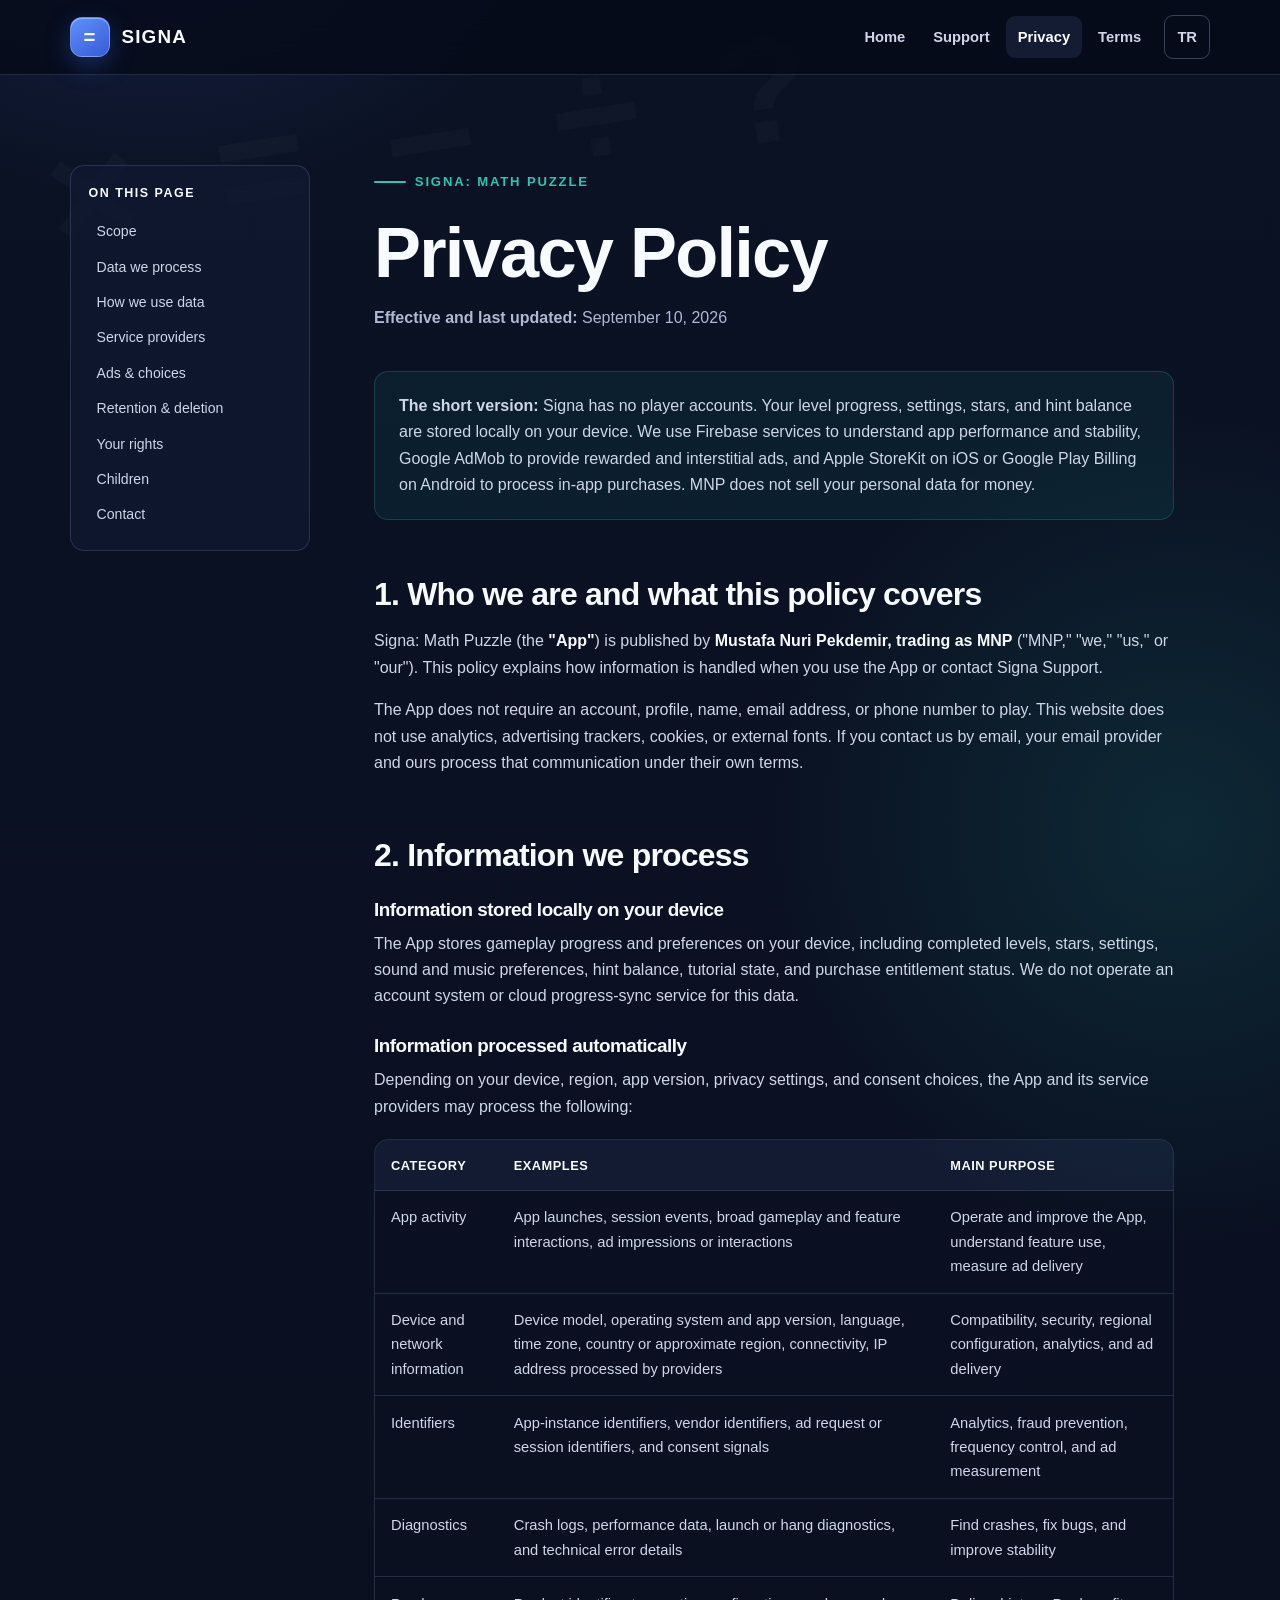
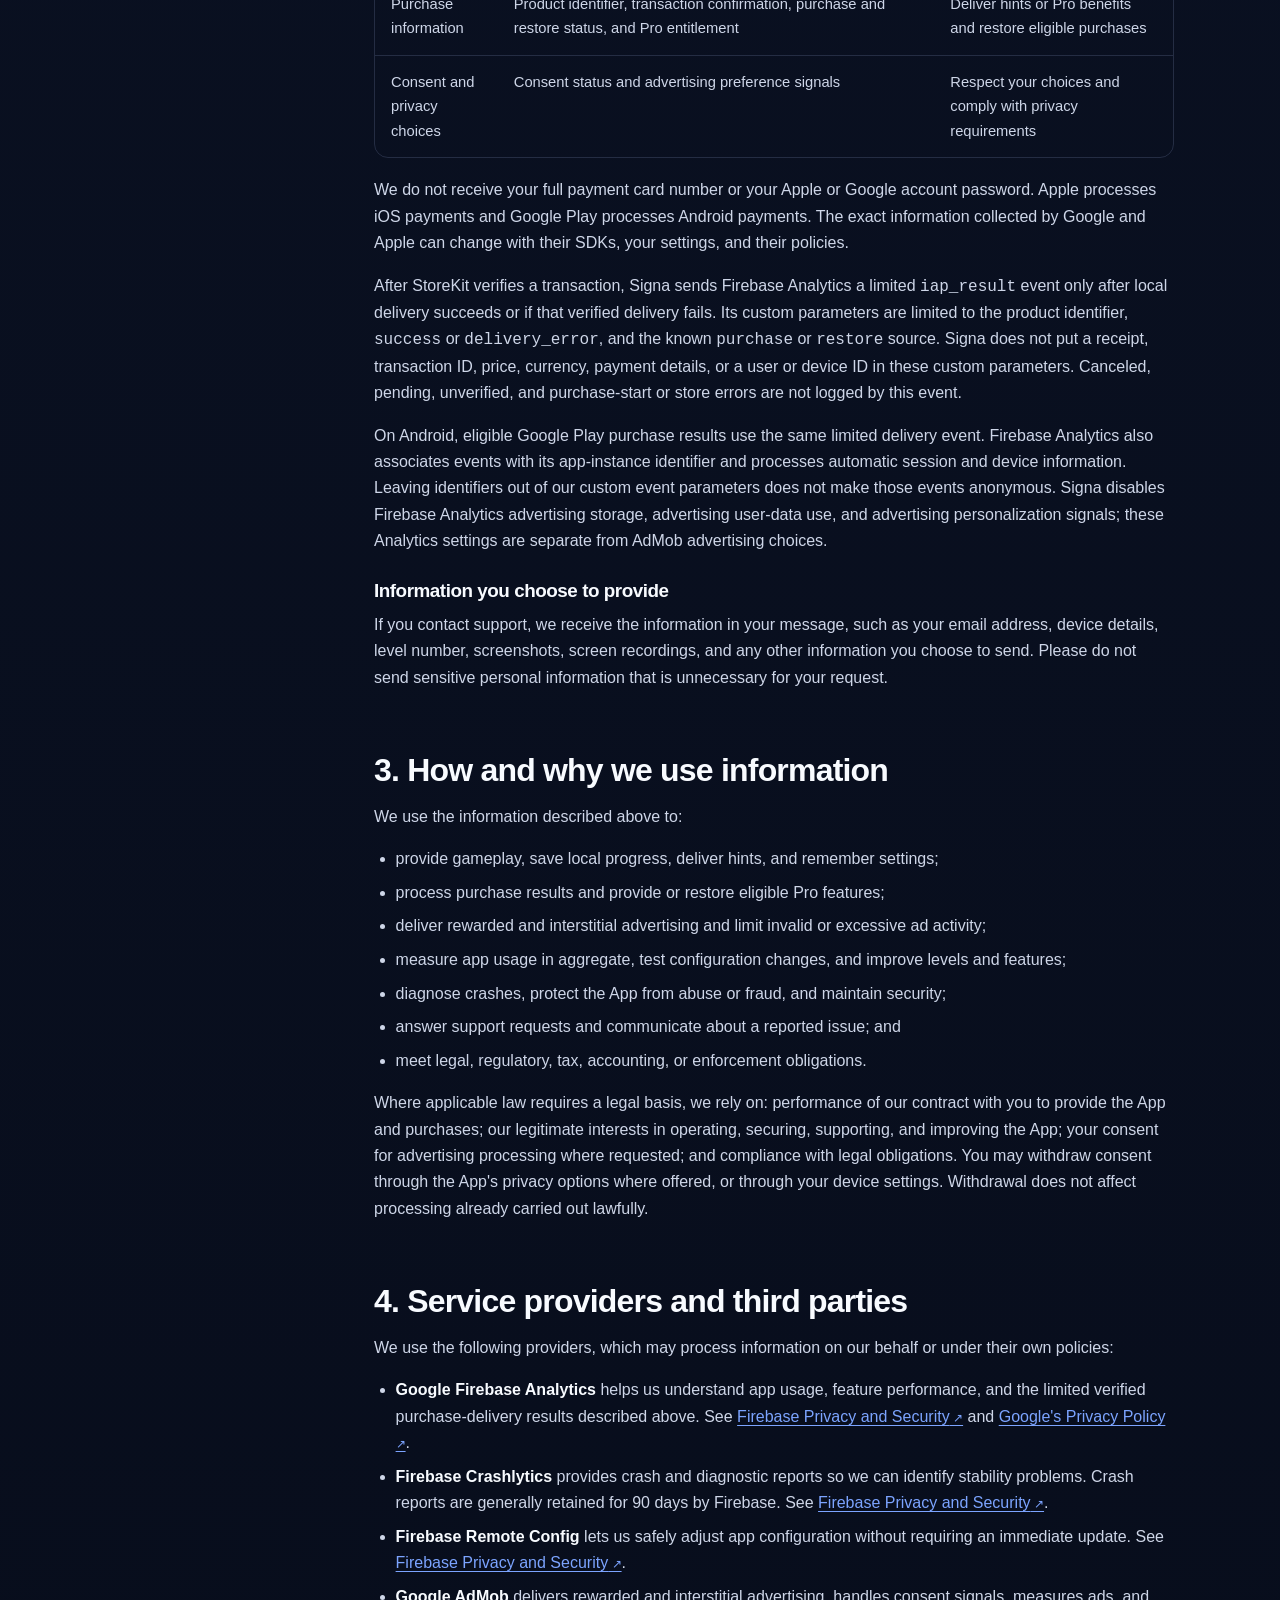
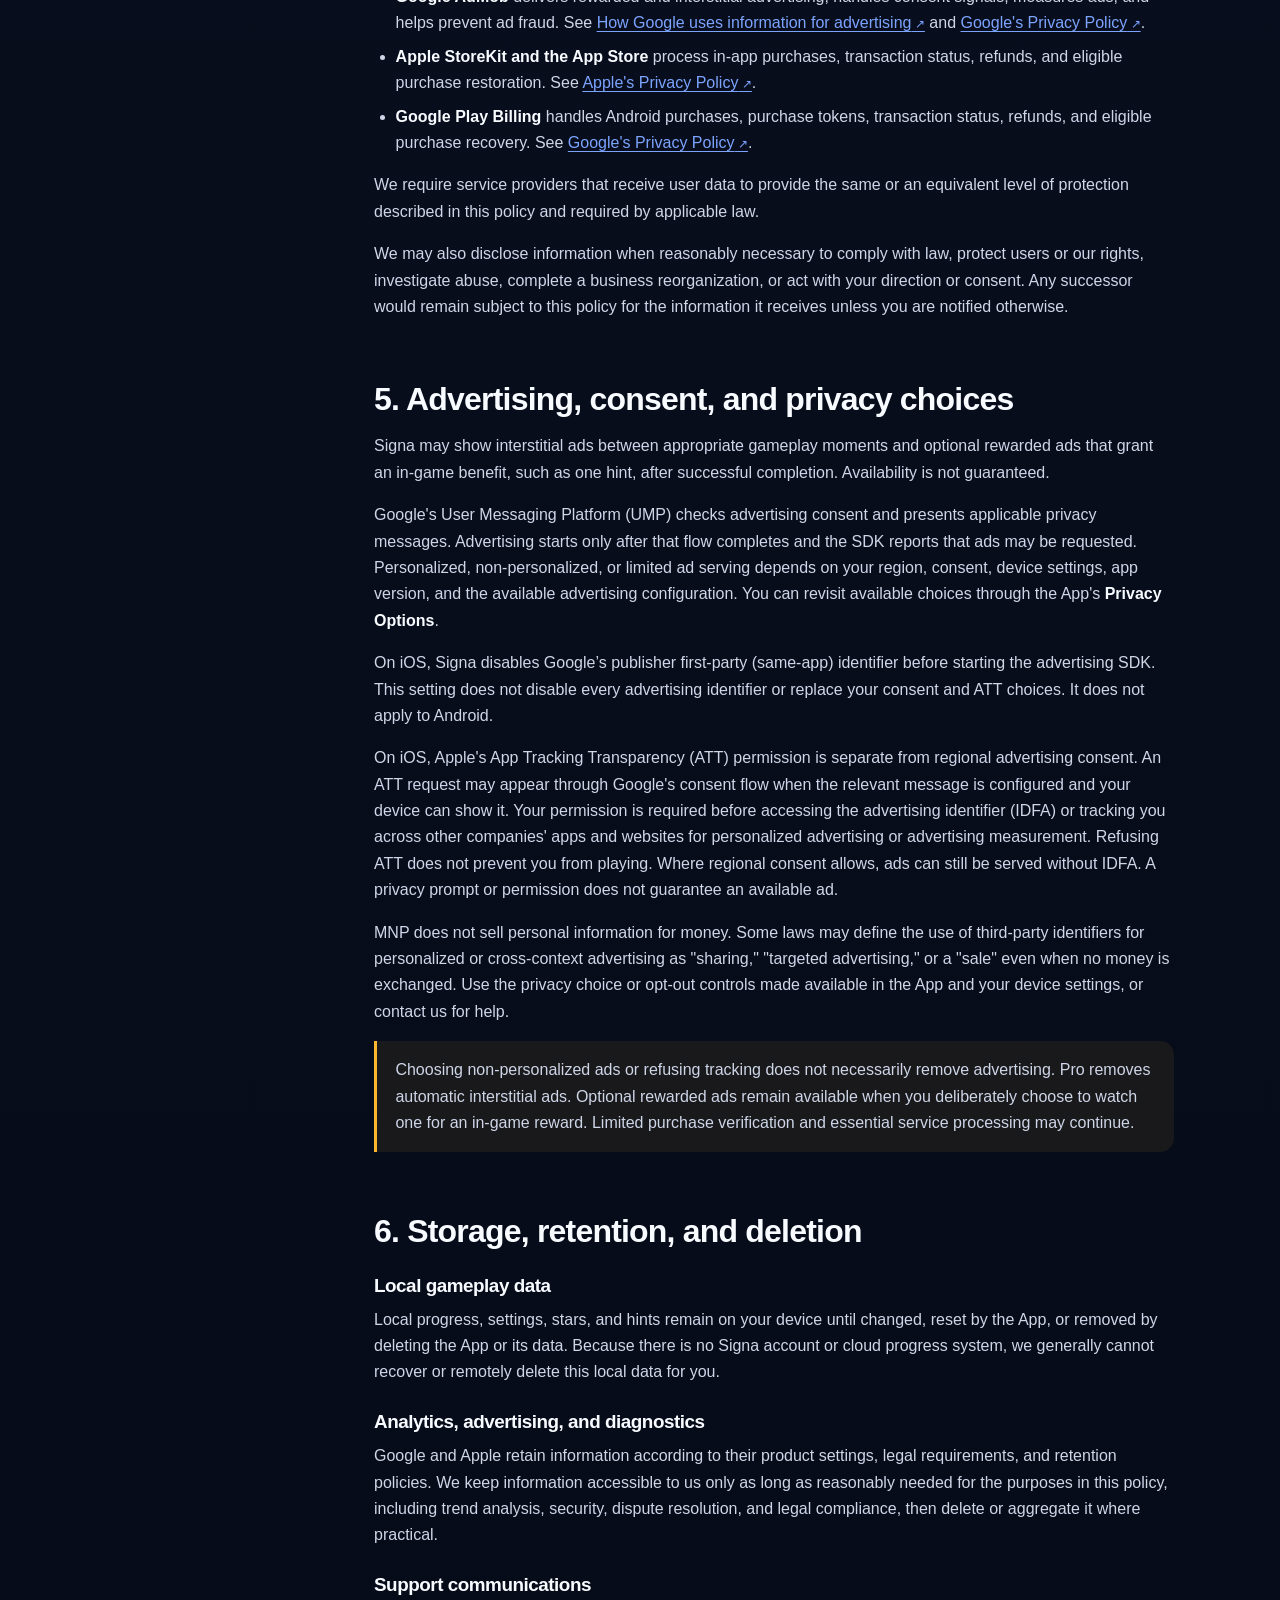
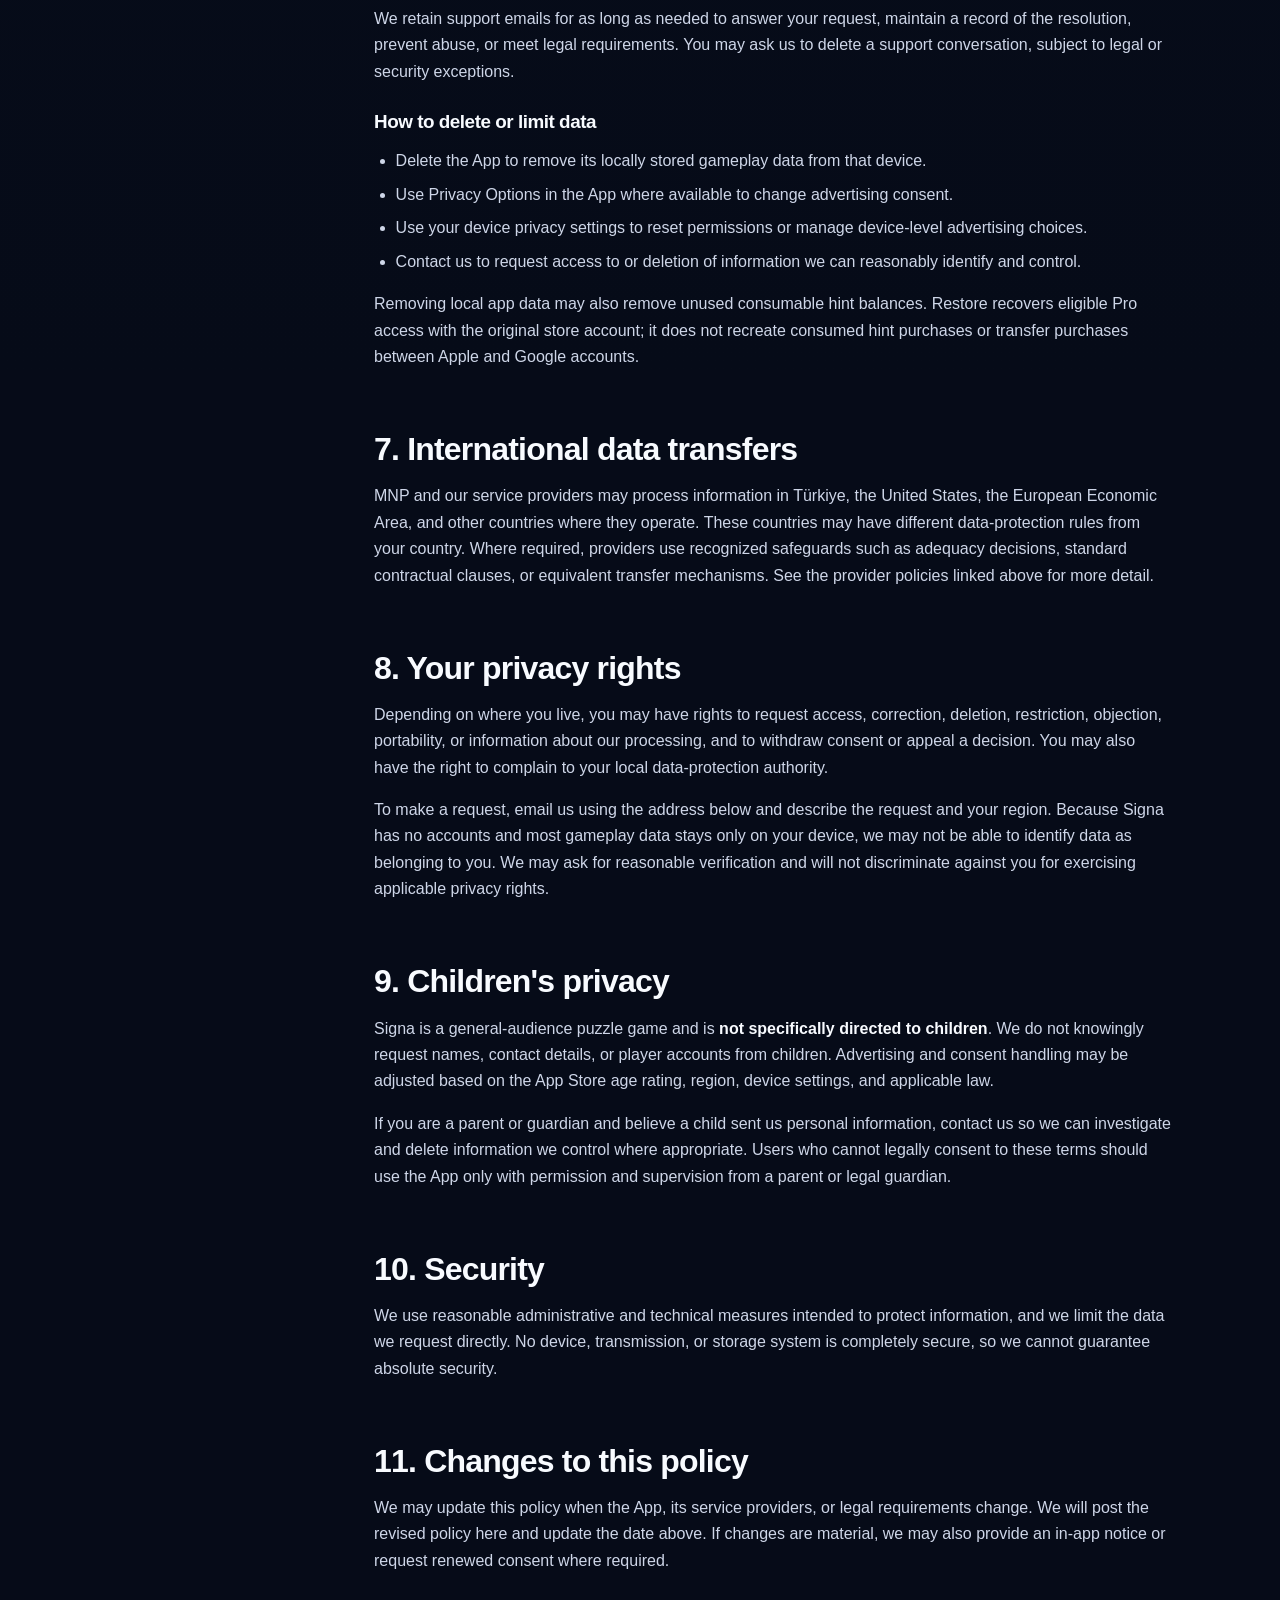
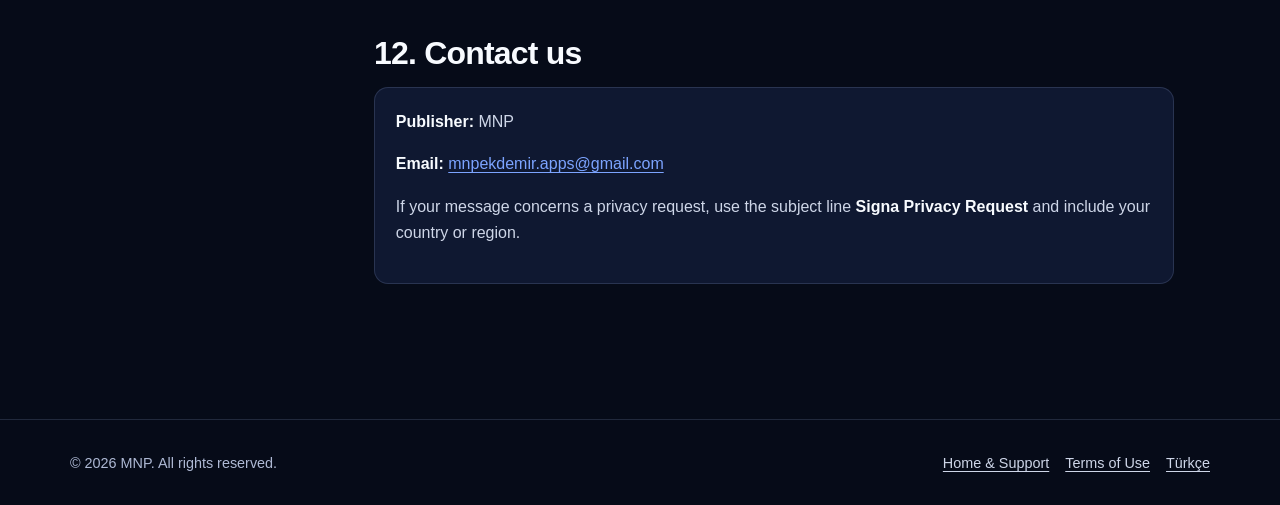
<file: privacy.html>
<!doctype html>
<html lang="en">
<head>
  <meta charset="utf-8">
  <meta name="viewport" content="width=device-width, initial-scale=1">
  <meta name="theme-color" content="#0b1224">
  <meta name="description" content="Privacy Policy for Signa: Math Puzzle, published by MNP.">
  <title>Privacy Policy — Signa</title>
  <link rel="stylesheet" href="styles.css">
</head>
<body>
  <a class="skip-link" href="#main">Skip to content</a>

  <header class="site-header">
    <div class="header-inner">
      <a class="brand" href="index.html" aria-label="Signa home">
        <span class="brand-mark" aria-hidden="true">=</span>
        <span>Signa</span>
      </a>
      <nav class="site-nav" aria-label="Main navigation">
        <a href="index.html">Home</a>
        <a href="index.html#support">Support</a>
        <a href="privacy.html" aria-current="page">Privacy</a>
        <a href="terms.html">Terms</a>
        <a class="language-link" href="privacy-tr.html" lang="tr" hreflang="tr">TR</a>
      </nav>
    </div>
  </header>

  <main id="main" class="container policy-shell">
    <aside class="policy-nav" aria-label="Privacy Policy sections">
      <strong>On this page</strong>
      <a href="#scope">Scope</a>
      <a href="#data">Data we process</a>
      <a href="#use">How we use data</a>
      <a href="#services">Service providers</a>
      <a href="#ads">Ads &amp; choices</a>
      <a href="#retention">Retention &amp; deletion</a>
      <a href="#rights">Your rights</a>
      <a href="#children">Children</a>
      <a href="#contact">Contact</a>
    </aside>

    <article class="policy-content">
      <span class="eyebrow">Signa: Math Puzzle</span>
      <h1>Privacy Policy</h1>
      <p class="policy-meta"><strong>Effective and last updated:</strong> <time datetime="2026-09-10">September 10, 2026</time></p>

      <div class="policy-summary">
        <strong>The short version:</strong> Signa has no player accounts. Your level progress, settings, stars, and hint balance are stored locally on your device. We use Firebase services to understand app performance and stability, Google AdMob to provide rewarded and interstitial ads, and Apple StoreKit on iOS or Google Play Billing on Android to process in-app purchases. MNP does not sell your personal data for money.
      </div>

      <section class="policy-section" id="scope">
        <h2>1. Who we are and what this policy covers</h2>
        <p>Signa: Math Puzzle (the <strong>"App"</strong>) is published by <strong>Mustafa Nuri Pekdemir, trading as MNP</strong> ("MNP," "we," "us," or "our"). This policy explains how information is handled when you use the App or contact Signa Support.</p>
        <p>The App does not require an account, profile, name, email address, or phone number to play. This website does not use analytics, advertising trackers, cookies, or external fonts. If you contact us by email, your email provider and ours process that communication under their own terms.</p>
      </section>

      <section class="policy-section" id="data">
        <h2>2. Information we process</h2>

        <h3>Information stored locally on your device</h3>
        <p>The App stores gameplay progress and preferences on your device, including completed levels, stars, settings, sound and music preferences, hint balance, tutorial state, and purchase entitlement status. We do not operate an account system or cloud progress-sync service for this data.</p>

        <h3>Information processed automatically</h3>
        <p>Depending on your device, region, app version, privacy settings, and consent choices, the App and its service providers may process the following:</p>

        <div class="data-table-wrap">
          <table>
            <thead>
              <tr>
                <th scope="col">Category</th>
                <th scope="col">Examples</th>
                <th scope="col">Main purpose</th>
              </tr>
            </thead>
            <tbody>
              <tr>
                <td>App activity</td>
                <td>App launches, session events, broad gameplay and feature interactions, ad impressions or interactions</td>
                <td>Operate and improve the App, understand feature use, measure ad delivery</td>
              </tr>
              <tr>
                <td>Device and network information</td>
                <td>Device model, operating system and app version, language, time zone, country or approximate region, connectivity, IP address processed by providers</td>
                <td>Compatibility, security, regional configuration, analytics, and ad delivery</td>
              </tr>
              <tr>
                <td>Identifiers</td>
                <td>App-instance identifiers, vendor identifiers, ad request or session identifiers, and consent signals</td>
                <td>Analytics, fraud prevention, frequency control, and ad measurement</td>
              </tr>
              <tr>
                <td>Diagnostics</td>
                <td>Crash logs, performance data, launch or hang diagnostics, and technical error details</td>
                <td>Find crashes, fix bugs, and improve stability</td>
              </tr>
              <tr>
                <td>Purchase information</td>
                <td>Product identifier, transaction confirmation, purchase and restore status, and Pro entitlement</td>
                <td>Deliver hints or Pro benefits and restore eligible purchases</td>
              </tr>
              <tr>
                <td>Consent and privacy choices</td>
                <td>Consent status and advertising preference signals</td>
                <td>Respect your choices and comply with privacy requirements</td>
              </tr>
            </tbody>
          </table>
        </div>

        <p>We do not receive your full payment card number or your Apple or Google account password. Apple processes iOS payments and Google Play processes Android payments. The exact information collected by Google and Apple can change with their SDKs, your settings, and their policies.</p>
        <p>After StoreKit verifies a transaction, Signa sends Firebase Analytics a limited <code>iap_result</code> event only after local delivery succeeds or if that verified delivery fails. Its custom parameters are limited to the product identifier, <code>success</code> or <code>delivery_error</code>, and the known <code>purchase</code> or <code>restore</code> source. Signa does not put a receipt, transaction ID, price, currency, payment details, or a user or device ID in these custom parameters. Canceled, pending, unverified, and purchase-start or store errors are not logged by this event.</p>
        <p>On Android, eligible Google Play purchase results use the same limited delivery event. Firebase Analytics also associates events with its app-instance identifier and processes automatic session and device information. Leaving identifiers out of our custom event parameters does not make those events anonymous. Signa disables Firebase Analytics advertising storage, advertising user-data use, and advertising personalization signals; these Analytics settings are separate from AdMob advertising choices.</p>

        <h3>Information you choose to provide</h3>
        <p>If you contact support, we receive the information in your message, such as your email address, device details, level number, screenshots, screen recordings, and any other information you choose to send. Please do not send sensitive personal information that is unnecessary for your request.</p>
      </section>

      <section class="policy-section" id="use">
        <h2>3. How and why we use information</h2>
        <p>We use the information described above to:</p>
        <ul>
          <li>provide gameplay, save local progress, deliver hints, and remember settings;</li>
          <li>process purchase results and provide or restore eligible Pro features;</li>
          <li>deliver rewarded and interstitial advertising and limit invalid or excessive ad activity;</li>
          <li>measure app usage in aggregate, test configuration changes, and improve levels and features;</li>
          <li>diagnose crashes, protect the App from abuse or fraud, and maintain security;</li>
          <li>answer support requests and communicate about a reported issue; and</li>
          <li>meet legal, regulatory, tax, accounting, or enforcement obligations.</li>
        </ul>
        <p>Where applicable law requires a legal basis, we rely on: performance of our contract with you to provide the App and purchases; our legitimate interests in operating, securing, supporting, and improving the App; your consent for advertising processing where requested; and compliance with legal obligations. You may withdraw consent through the App's privacy options where offered, or through your device settings. Withdrawal does not affect processing already carried out lawfully.</p>
      </section>

      <section class="policy-section" id="services">
        <h2>4. Service providers and third parties</h2>
        <p>We use the following providers, which may process information on our behalf or under their own policies:</p>
        <ul class="external-list">
          <li><strong>Google Firebase Analytics</strong> helps us understand app usage, feature performance, and the limited verified purchase-delivery results described above. See <a href="https://firebase.google.com/support/privacy">Firebase Privacy and Security</a> and <a href="https://policies.google.com/privacy">Google's Privacy Policy</a>.</li>
          <li><strong>Firebase Crashlytics</strong> provides crash and diagnostic reports so we can identify stability problems. Crash reports are generally retained for 90 days by Firebase. See <a href="https://firebase.google.com/support/privacy">Firebase Privacy and Security</a>.</li>
          <li><strong>Firebase Remote Config</strong> lets us safely adjust app configuration without requiring an immediate update. See <a href="https://firebase.google.com/support/privacy">Firebase Privacy and Security</a>.</li>
          <li><strong>Google AdMob</strong> delivers rewarded and interstitial advertising, handles consent signals, measures ads, and helps prevent ad fraud. See <a href="https://policies.google.com/technologies/ads">How Google uses information for advertising</a> and <a href="https://policies.google.com/privacy">Google's Privacy Policy</a>.</li>
          <li><strong>Apple StoreKit and the App Store</strong> process in-app purchases, transaction status, refunds, and eligible purchase restoration. See <a href="https://www.apple.com/legal/privacy/">Apple's Privacy Policy</a>.</li>
          <li><strong>Google Play Billing</strong> handles Android purchases, purchase tokens, transaction status, refunds, and eligible purchase recovery. See <a href="https://policies.google.com/privacy">Google's Privacy Policy</a>.</li>
        </ul>
        <p>We require service providers that receive user data to provide the same or an equivalent level of protection described in this policy and required by applicable law.</p>
        <p>We may also disclose information when reasonably necessary to comply with law, protect users or our rights, investigate abuse, complete a business reorganization, or act with your direction or consent. Any successor would remain subject to this policy for the information it receives unless you are notified otherwise.</p>
      </section>

      <section class="policy-section" id="ads">
        <h2>5. Advertising, consent, and privacy choices</h2>
        <p>Signa may show interstitial ads between appropriate gameplay moments and optional rewarded ads that grant an in-game benefit, such as one hint, after successful completion. Availability is not guaranteed.</p>
        <p>Google's User Messaging Platform (UMP) checks advertising consent and presents applicable privacy messages. Advertising starts only after that flow completes and the SDK reports that ads may be requested. Personalized, non-personalized, or limited ad serving depends on your region, consent, device settings, app version, and the available advertising configuration. You can revisit available choices through the App's <strong>Privacy Options</strong>.</p>
        <p>On iOS, Signa disables Google’s publisher first-party (same-app) identifier before starting the advertising SDK. This setting does not disable every advertising identifier or replace your consent and ATT choices. It does not apply to Android.</p>
        <p>On iOS, Apple's App Tracking Transparency (ATT) permission is separate from regional advertising consent. An ATT request may appear through Google's consent flow when the relevant message is configured and your device can show it. Your permission is required before accessing the advertising identifier (IDFA) or tracking you across other companies' apps and websites for personalized advertising or advertising measurement. Refusing ATT does not prevent you from playing. Where regional consent allows, ads can still be served without IDFA. A privacy prompt or permission does not guarantee an available ad.</p>
        <p>MNP does not sell personal information for money. Some laws may define the use of third-party identifiers for personalized or cross-context advertising as "sharing," "targeted advertising," or a "sale" even when no money is exchanged. Use the privacy choice or opt-out controls made available in the App and your device settings, or contact us for help.</p>
        <p class="notice">Choosing non-personalized ads or refusing tracking does not necessarily remove advertising. Pro removes automatic interstitial ads. Optional rewarded ads remain available when you deliberately choose to watch one for an in-game reward. Limited purchase verification and essential service processing may continue.</p>
      </section>

      <section class="policy-section" id="retention">
        <h2>6. Storage, retention, and deletion</h2>
        <h3>Local gameplay data</h3>
        <p>Local progress, settings, stars, and hints remain on your device until changed, reset by the App, or removed by deleting the App or its data. Because there is no Signa account or cloud progress system, we generally cannot recover or remotely delete this local data for you.</p>

        <h3>Analytics, advertising, and diagnostics</h3>
        <p>Google and Apple retain information according to their product settings, legal requirements, and retention policies. We keep information accessible to us only as long as reasonably needed for the purposes in this policy, including trend analysis, security, dispute resolution, and legal compliance, then delete or aggregate it where practical.</p>

        <h3>Support communications</h3>
        <p>We retain support emails for as long as needed to answer your request, maintain a record of the resolution, prevent abuse, or meet legal requirements. You may ask us to delete a support conversation, subject to legal or security exceptions.</p>

        <h3>How to delete or limit data</h3>
        <ul>
          <li>Delete the App to remove its locally stored gameplay data from that device.</li>
          <li>Use Privacy Options in the App where available to change advertising consent.</li>
          <li>Use your device privacy settings to reset permissions or manage device-level advertising choices.</li>
          <li>Contact us to request access to or deletion of information we can reasonably identify and control.</li>
        </ul>
        <p>Removing local app data may also remove unused consumable hint balances. Restore recovers eligible Pro access with the original store account; it does not recreate consumed hint purchases or transfer purchases between Apple and Google accounts.</p>
      </section>

      <section class="policy-section" id="transfers">
        <h2>7. International data transfers</h2>
        <p>MNP and our service providers may process information in Türkiye, the United States, the European Economic Area, and other countries where they operate. These countries may have different data-protection rules from your country. Where required, providers use recognized safeguards such as adequacy decisions, standard contractual clauses, or equivalent transfer mechanisms. See the provider policies linked above for more detail.</p>
      </section>

      <section class="policy-section" id="rights">
        <h2>8. Your privacy rights</h2>
        <p>Depending on where you live, you may have rights to request access, correction, deletion, restriction, objection, portability, or information about our processing, and to withdraw consent or appeal a decision. You may also have the right to complain to your local data-protection authority.</p>
        <p>To make a request, email us using the address below and describe the request and your region. Because Signa has no accounts and most gameplay data stays only on your device, we may not be able to identify data as belonging to you. We may ask for reasonable verification and will not discriminate against you for exercising applicable privacy rights.</p>
      </section>

      <section class="policy-section" id="children">
        <h2>9. Children's privacy</h2>
        <p>Signa is a general-audience puzzle game and is <strong>not specifically directed to children</strong>. We do not knowingly request names, contact details, or player accounts from children. Advertising and consent handling may be adjusted based on the App Store age rating, region, device settings, and applicable law.</p>
        <p>If you are a parent or guardian and believe a child sent us personal information, contact us so we can investigate and delete information we control where appropriate. Users who cannot legally consent to these terms should use the App only with permission and supervision from a parent or legal guardian.</p>
      </section>

      <section class="policy-section" id="security">
        <h2>10. Security</h2>
        <p>We use reasonable administrative and technical measures intended to protect information, and we limit the data we request directly. No device, transmission, or storage system is completely secure, so we cannot guarantee absolute security.</p>
      </section>

      <section class="policy-section" id="changes">
        <h2>11. Changes to this policy</h2>
        <p>We may update this policy when the App, its service providers, or legal requirements change. We will post the revised policy here and update the date above. If changes are material, we may also provide an in-app notice or request renewed consent where required.</p>
      </section>

      <section class="policy-section" id="contact">
        <h2>12. Contact us</h2>
        <div class="legal-contact">
          <p><strong>Publisher:</strong> MNP</p>
          <p><strong>Email:</strong> <a href="mailto:mnpekdemir.apps@gmail.com?subject=Signa%20Privacy">mnpekdemir.apps@gmail.com</a></p>
          <p>If your message concerns a privacy request, use the subject line <strong>Signa Privacy Request</strong> and include your country or region.</p>
        </div>
      </section>
    </article>
  </main>

  <footer class="site-footer">
    <div class="container footer-inner">
      <span>© 2026 MNP. All rights reserved.</span>
      <nav class="footer-links" aria-label="Footer navigation">
        <a href="index.html">Home &amp; Support</a>
        <a href="terms.html">Terms of Use</a>
        <a href="privacy-tr.html" lang="tr" hreflang="tr">Türkçe</a>
      </nav>
    </div>
  </footer>
</body>
</html>
</file>
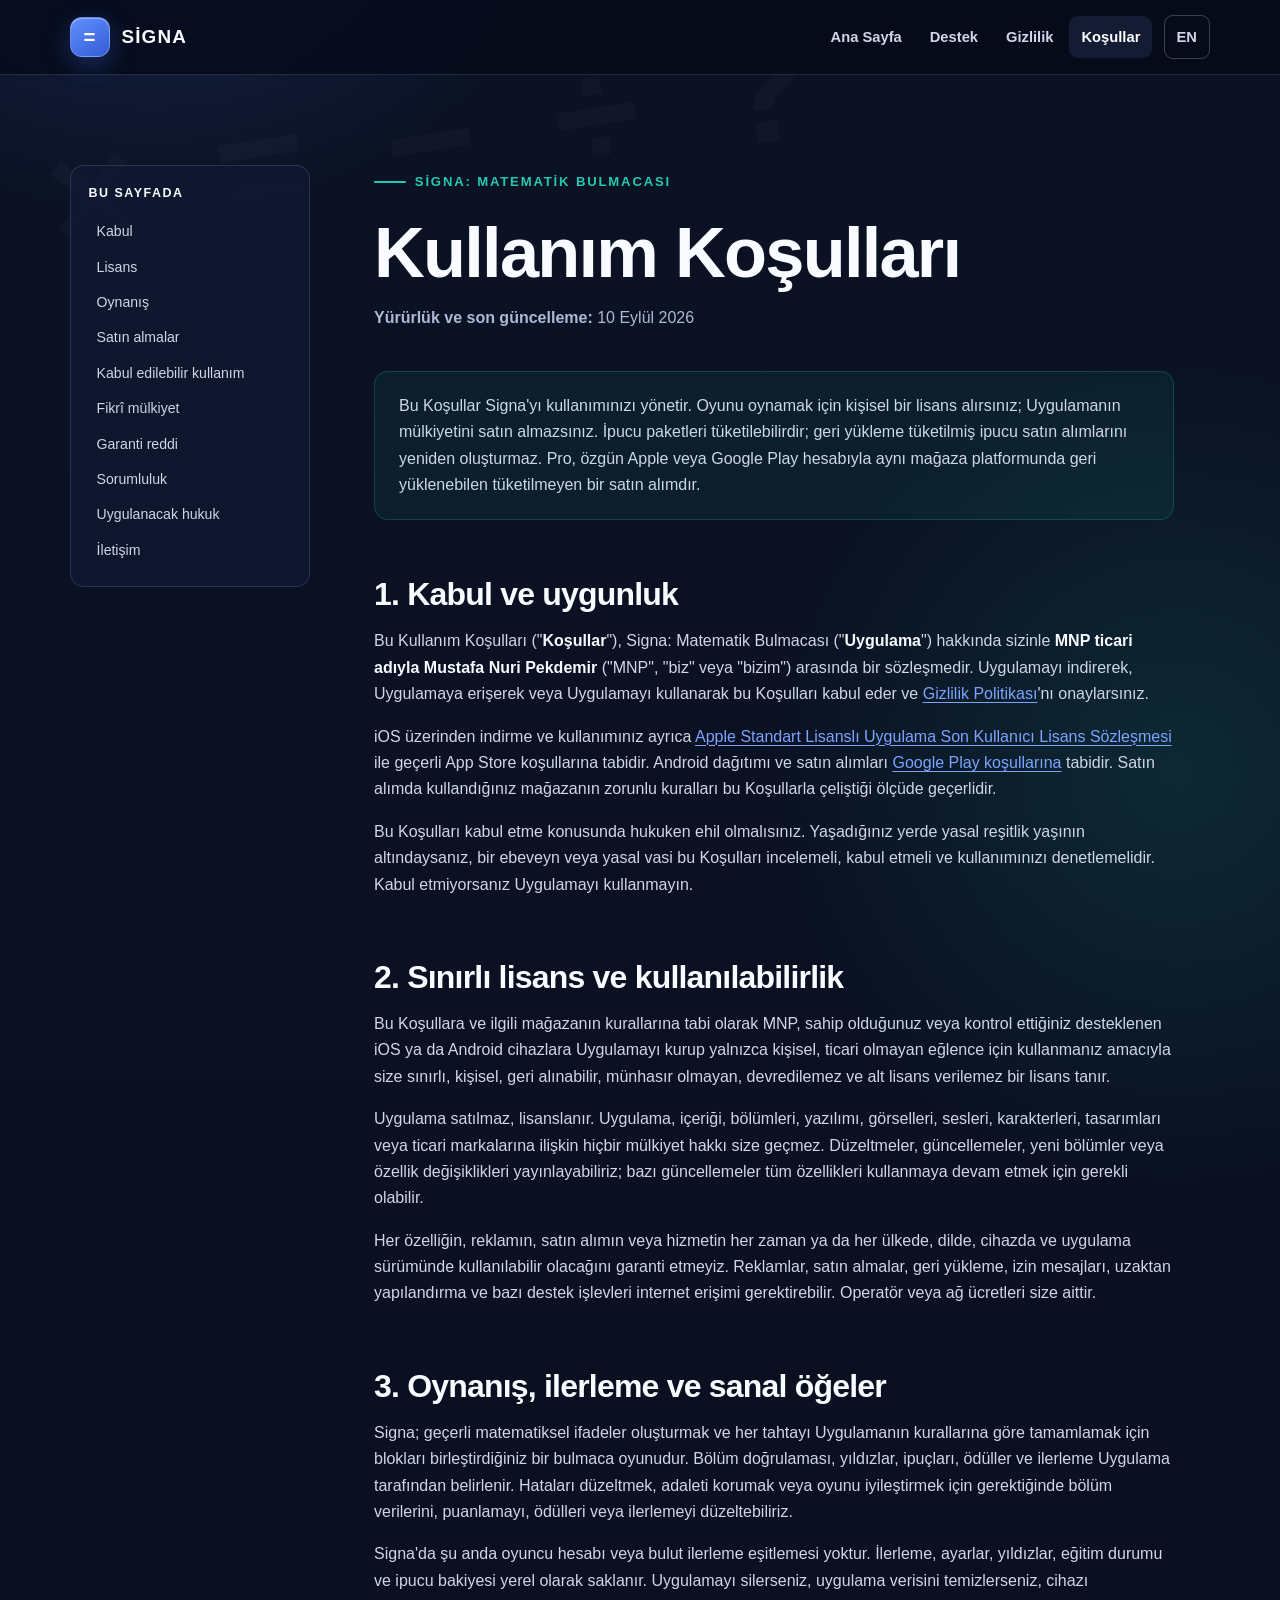
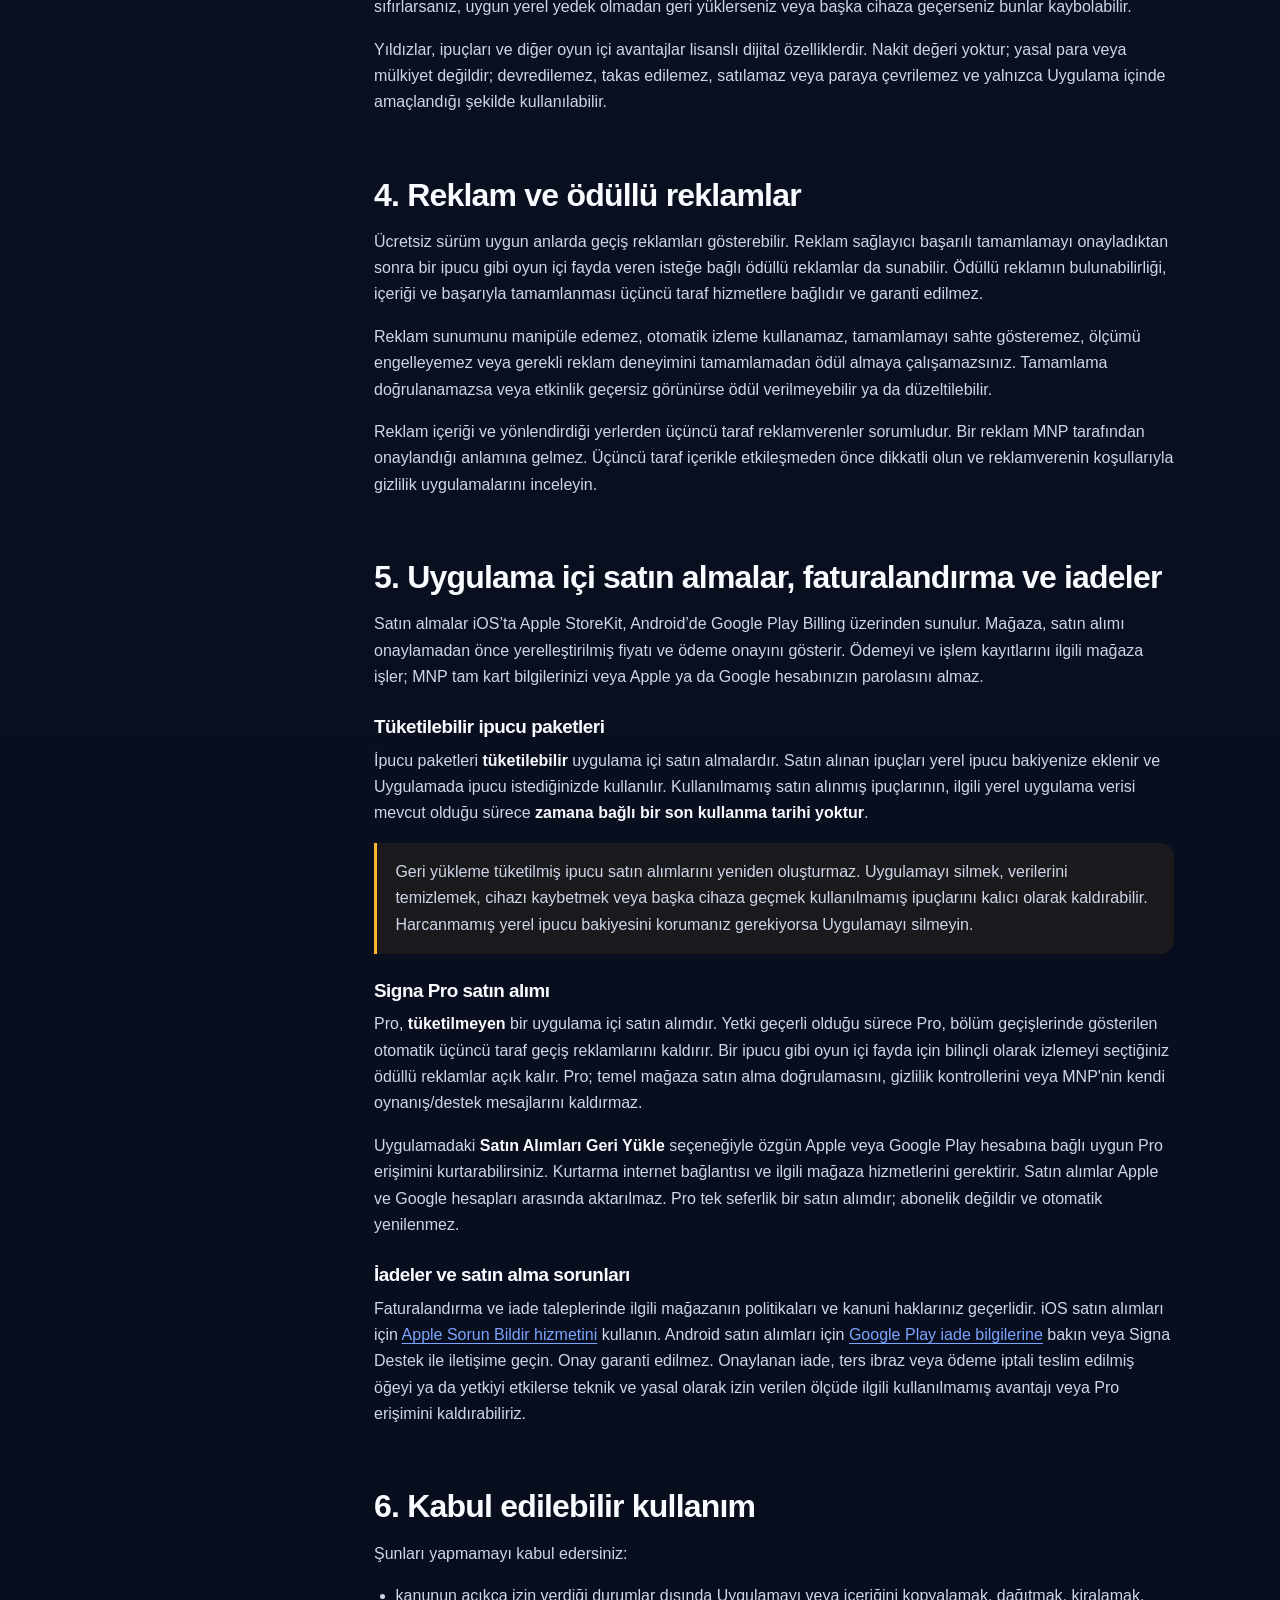
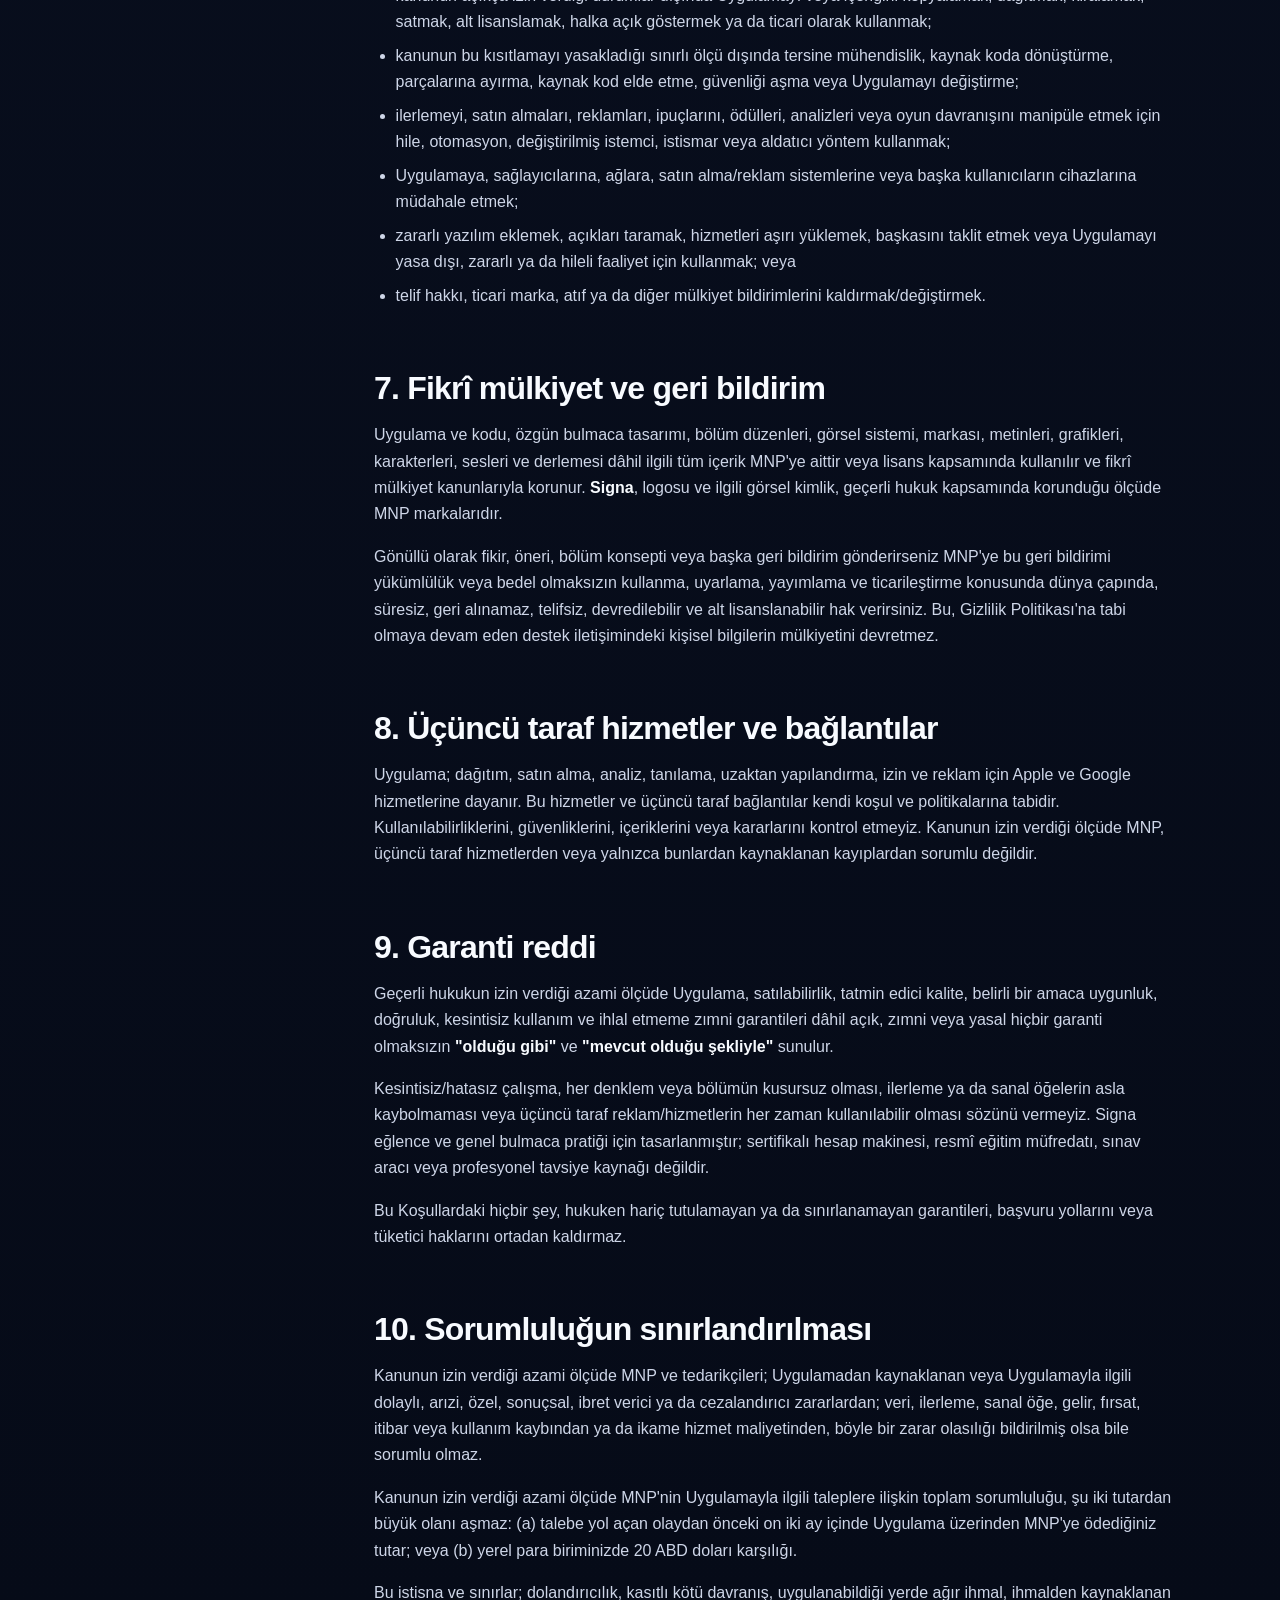
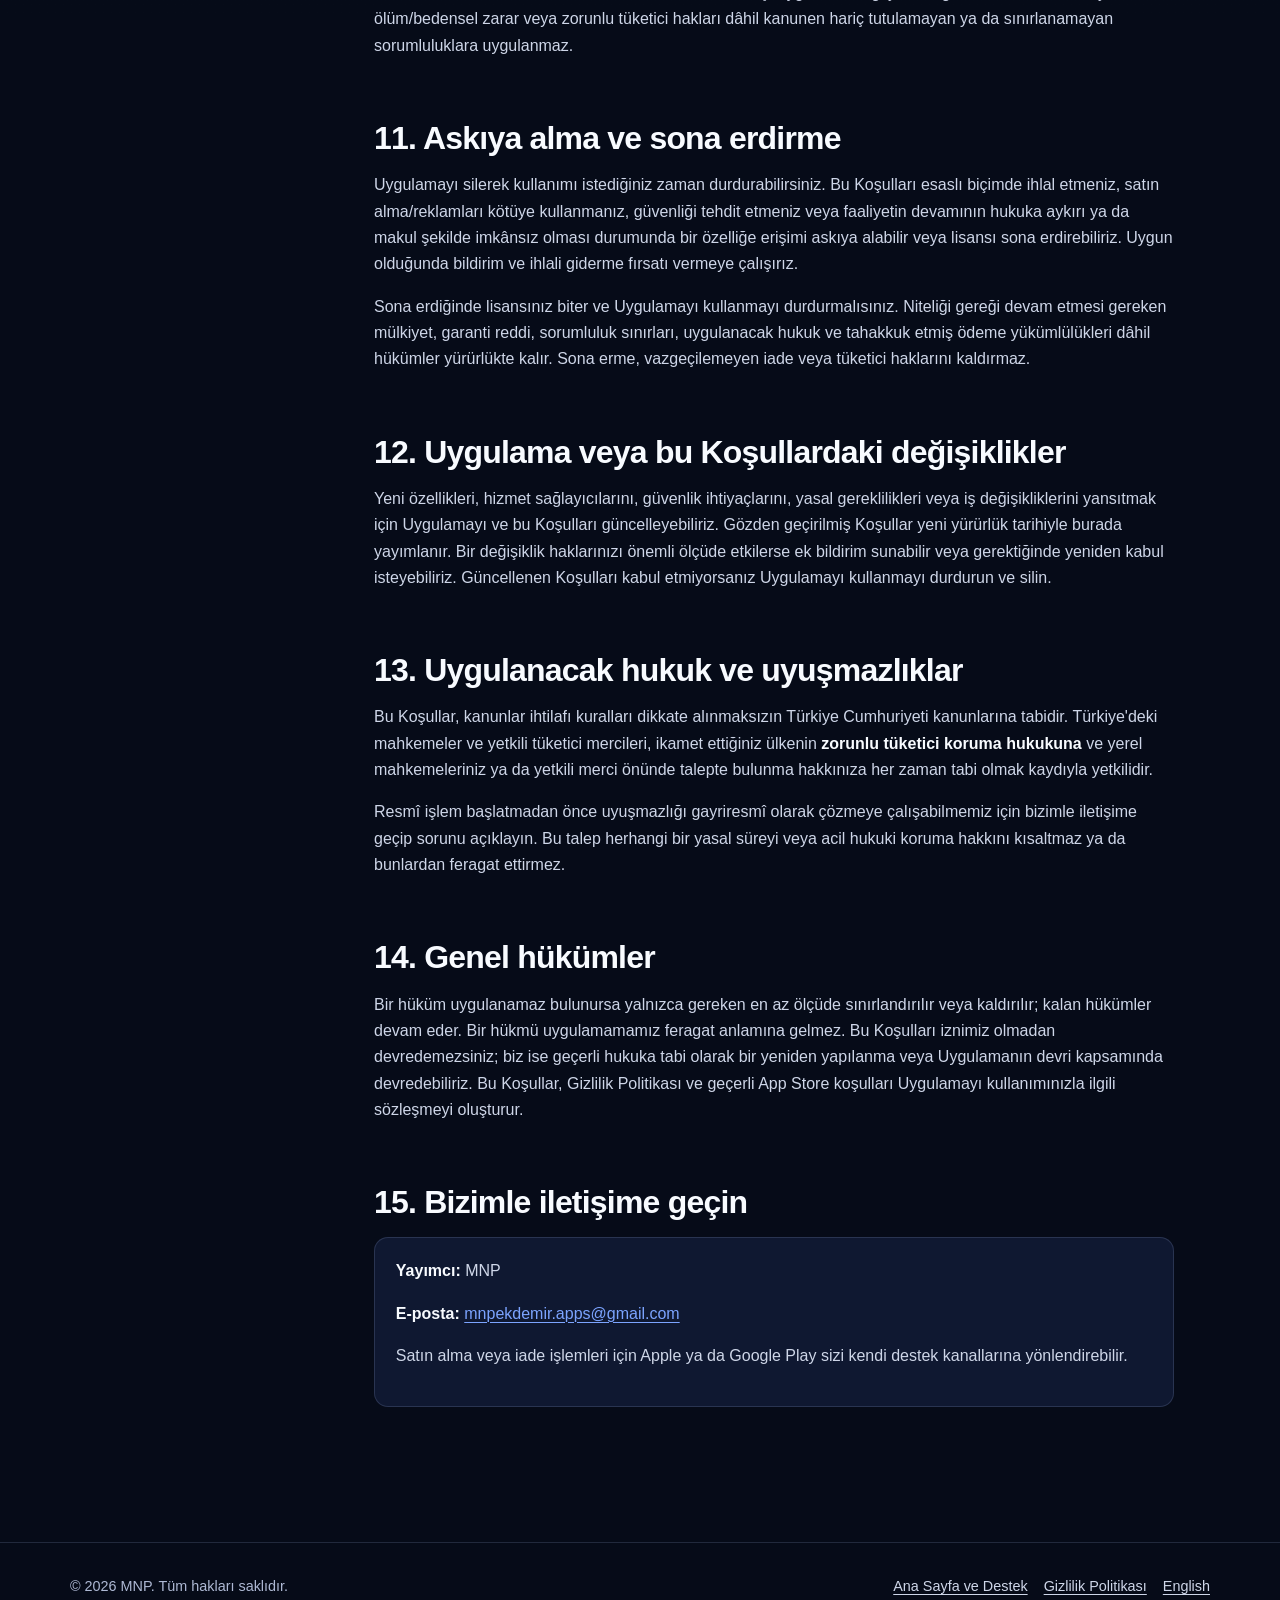
<file: terms-tr.html>
<!doctype html>
<html lang="tr">
<head>
  <meta charset="utf-8">
  <meta name="viewport" content="width=device-width, initial-scale=1">
  <meta name="theme-color" content="#0b1224">
  <meta name="description" content="MNP tarafından yayımlanan Signa: Matematik Bulmacası için Kullanım Koşulları.">
  <title>Kullanım Koşulları — Signa</title>
  <link rel="stylesheet" href="styles.css">
</head>
<body>
  <a class="skip-link" href="#main">İçeriğe geç</a>

  <header class="site-header">
    <div class="header-inner">
      <a class="brand" href="index-tr.html" aria-label="Signa ana sayfası">
        <span class="brand-mark" aria-hidden="true">=</span>
        <span>Signa</span>
      </a>
      <nav class="site-nav" aria-label="Ana menü">
        <a href="index-tr.html">Ana Sayfa</a>
        <a href="index-tr.html#destek">Destek</a>
        <a href="privacy-tr.html">Gizlilik</a>
        <a href="terms-tr.html" aria-current="page">Koşullar</a>
        <a class="language-link" href="terms.html" lang="en" hreflang="en">EN</a>
      </nav>
    </div>
  </header>

  <main id="main" class="container policy-shell">
    <aside class="policy-nav" aria-label="Kullanım Koşulları bölümleri">
      <strong>Bu sayfada</strong>
      <a href="#kabul">Kabul</a>
      <a href="#lisans">Lisans</a>
      <a href="#oynanis">Oynanış</a>
      <a href="#satin-alma">Satın almalar</a>
      <a href="#kullanim">Kabul edilebilir kullanım</a>
      <a href="#fikri-mulkiyet">Fikrî mülkiyet</a>
      <a href="#garanti">Garanti reddi</a>
      <a href="#sorumluluk">Sorumluluk</a>
      <a href="#hukuk">Uygulanacak hukuk</a>
      <a href="#iletisim">İletişim</a>
    </aside>

    <article class="policy-content">
      <span class="eyebrow">Signa: Matematik Bulmacası</span>
      <h1>Kullanım Koşulları</h1>
      <p class="policy-meta"><strong>Yürürlük ve son güncelleme:</strong> <time datetime="2026-09-10">10 Eylül 2026</time></p>

      <div class="policy-summary">
        Bu Koşullar Signa'yı kullanımınızı yönetir. Oyunu oynamak için kişisel bir lisans alırsınız; Uygulamanın mülkiyetini satın almazsınız. İpucu paketleri tüketilebilirdir; geri yükleme tüketilmiş ipucu satın alımlarını yeniden oluşturmaz. Pro, özgün Apple veya Google Play hesabıyla aynı mağaza platformunda geri yüklenebilen tüketilmeyen bir satın alımdır.
      </div>

      <section class="policy-section" id="kabul">
        <h2>1. Kabul ve uygunluk</h2>
        <p>Bu Kullanım Koşulları ("<strong>Koşullar</strong>"), Signa: Matematik Bulmacası ("<strong>Uygulama</strong>") hakkında sizinle <strong>MNP ticari adıyla Mustafa Nuri Pekdemir</strong> ("MNP", "biz" veya "bizim") arasında bir sözleşmedir. Uygulamayı indirerek, Uygulamaya erişerek veya Uygulamayı kullanarak bu Koşulları kabul eder ve <a href="privacy-tr.html">Gizlilik Politikası</a>'nı onaylarsınız.</p>
        <p>iOS üzerinden indirme ve kullanımınız ayrıca <a href="https://www.apple.com/legal/internet-services/itunes/dev/stdeula/">Apple Standart Lisanslı Uygulama Son Kullanıcı Lisans Sözleşmesi</a> ile geçerli App Store koşullarına tabidir. Android dağıtımı ve satın alımları <a href="https://play.google.com/about/play-terms/">Google Play koşullarına</a> tabidir. Satın alımda kullandığınız mağazanın zorunlu kuralları bu Koşullarla çeliştiği ölçüde geçerlidir.</p>
        <p>Bu Koşulları kabul etme konusunda hukuken ehil olmalısınız. Yaşadığınız yerde yasal reşitlik yaşının altındaysanız, bir ebeveyn veya yasal vasi bu Koşulları incelemeli, kabul etmeli ve kullanımınızı denetlemelidir. Kabul etmiyorsanız Uygulamayı kullanmayın.</p>
      </section>

      <section class="policy-section" id="lisans">
        <h2>2. Sınırlı lisans ve kullanılabilirlik</h2>
        <p>Bu Koşullara ve ilgili mağazanın kurallarına tabi olarak MNP, sahip olduğunuz veya kontrol ettiğiniz desteklenen iOS ya da Android cihazlara Uygulamayı kurup yalnızca kişisel, ticari olmayan eğlence için kullanmanız amacıyla size sınırlı, kişisel, geri alınabilir, münhasır olmayan, devredilemez ve alt lisans verilemez bir lisans tanır.</p>
        <p>Uygulama satılmaz, lisanslanır. Uygulama, içeriği, bölümleri, yazılımı, görselleri, sesleri, karakterleri, tasarımları veya ticari markalarına ilişkin hiçbir mülkiyet hakkı size geçmez. Düzeltmeler, güncellemeler, yeni bölümler veya özellik değişiklikleri yayınlayabiliriz; bazı güncellemeler tüm özellikleri kullanmaya devam etmek için gerekli olabilir.</p>
        <p>Her özelliğin, reklamın, satın alımın veya hizmetin her zaman ya da her ülkede, dilde, cihazda ve uygulama sürümünde kullanılabilir olacağını garanti etmeyiz. Reklamlar, satın almalar, geri yükleme, izin mesajları, uzaktan yapılandırma ve bazı destek işlevleri internet erişimi gerektirebilir. Operatör veya ağ ücretleri size aittir.</p>
      </section>

      <section class="policy-section" id="oynanis">
        <h2>3. Oynanış, ilerleme ve sanal öğeler</h2>
        <p>Signa; geçerli matematiksel ifadeler oluşturmak ve her tahtayı Uygulamanın kurallarına göre tamamlamak için blokları birleştirdiğiniz bir bulmaca oyunudur. Bölüm doğrulaması, yıldızlar, ipuçları, ödüller ve ilerleme Uygulama tarafından belirlenir. Hataları düzeltmek, adaleti korumak veya oyunu iyileştirmek için gerektiğinde bölüm verilerini, puanlamayı, ödülleri veya ilerlemeyi düzeltebiliriz.</p>
        <p>Signa'da şu anda oyuncu hesabı veya bulut ilerleme eşitlemesi yoktur. İlerleme, ayarlar, yıldızlar, eğitim durumu ve ipucu bakiyesi yerel olarak saklanır. Uygulamayı silerseniz, uygulama verisini temizlerseniz, cihazı sıfırlarsanız, uygun yerel yedek olmadan geri yüklerseniz veya başka cihaza geçerseniz bunlar kaybolabilir.</p>
        <p>Yıldızlar, ipuçları ve diğer oyun içi avantajlar lisanslı dijital özelliklerdir. Nakit değeri yoktur; yasal para veya mülkiyet değildir; devredilemez, takas edilemez, satılamaz veya paraya çevrilemez ve yalnızca Uygulama içinde amaçlandığı şekilde kullanılabilir.</p>
      </section>

      <section class="policy-section" id="reklamlar">
        <h2>4. Reklam ve ödüllü reklamlar</h2>
        <p>Ücretsiz sürüm uygun anlarda geçiş reklamları gösterebilir. Reklam sağlayıcı başarılı tamamlamayı onayladıktan sonra bir ipucu gibi oyun içi fayda veren isteğe bağlı ödüllü reklamlar da sunabilir. Ödüllü reklamın bulunabilirliği, içeriği ve başarıyla tamamlanması üçüncü taraf hizmetlere bağlıdır ve garanti edilmez.</p>
        <p>Reklam sunumunu manipüle edemez, otomatik izleme kullanamaz, tamamlamayı sahte gösteremez, ölçümü engelleyemez veya gerekli reklam deneyimini tamamlamadan ödül almaya çalışamazsınız. Tamamlama doğrulanamazsa veya etkinlik geçersiz görünürse ödül verilmeyebilir ya da düzeltilebilir.</p>
        <p>Reklam içeriği ve yönlendirdiği yerlerden üçüncü taraf reklamverenler sorumludur. Bir reklam MNP tarafından onaylandığı anlamına gelmez. Üçüncü taraf içerikle etkileşmeden önce dikkatli olun ve reklamverenin koşullarıyla gizlilik uygulamalarını inceleyin.</p>
      </section>

      <section class="policy-section" id="satin-alma">
        <h2>5. Uygulama içi satın almalar, faturalandırma ve iadeler</h2>
        <p>Satın almalar iOS’ta Apple StoreKit, Android’de Google Play Billing üzerinden sunulur. Mağaza, satın alımı onaylamadan önce yerelleştirilmiş fiyatı ve ödeme onayını gösterir. Ödemeyi ve işlem kayıtlarını ilgili mağaza işler; MNP tam kart bilgilerinizi veya Apple ya da Google hesabınızın parolasını almaz.</p>

        <h3>Tüketilebilir ipucu paketleri</h3>
        <p>İpucu paketleri <strong>tüketilebilir</strong> uygulama içi satın almalardır. Satın alınan ipuçları yerel ipucu bakiyenize eklenir ve Uygulamada ipucu istediğinizde kullanılır. Kullanılmamış satın alınmış ipuçlarının, ilgili yerel uygulama verisi mevcut olduğu sürece <strong>zamana bağlı bir son kullanma tarihi yoktur</strong>.</p>
        <p class="notice">Geri yükleme tüketilmiş ipucu satın alımlarını yeniden oluşturmaz. Uygulamayı silmek, verilerini temizlemek, cihazı kaybetmek veya başka cihaza geçmek kullanılmamış ipuçlarını kalıcı olarak kaldırabilir. Harcanmamış yerel ipucu bakiyesini korumanız gerekiyorsa Uygulamayı silmeyin.</p>

        <h3>Signa Pro satın alımı</h3>
        <p>Pro, <strong>tüketilmeyen</strong> bir uygulama içi satın alımdır. Yetki geçerli olduğu sürece Pro, bölüm geçişlerinde gösterilen otomatik üçüncü taraf geçiş reklamlarını kaldırır. Bir ipucu gibi oyun içi fayda için bilinçli olarak izlemeyi seçtiğiniz ödüllü reklamlar açık kalır. Pro; temel mağaza satın alma doğrulamasını, gizlilik kontrollerini veya MNP'nin kendi oynanış/destek mesajlarını kaldırmaz.</p>
        <p>Uygulamadaki <strong>Satın Alımları Geri Yükle</strong> seçeneğiyle özgün Apple veya Google Play hesabına bağlı uygun Pro erişimini kurtarabilirsiniz. Kurtarma internet bağlantısı ve ilgili mağaza hizmetlerini gerektirir. Satın alımlar Apple ve Google hesapları arasında aktarılmaz. Pro tek seferlik bir satın alımdır; abonelik değildir ve otomatik yenilenmez.</p>

        <h3>İadeler ve satın alma sorunları</h3>
        <p>Faturalandırma ve iade taleplerinde ilgili mağazanın politikaları ve kanuni haklarınız geçerlidir. iOS satın alımları için <a href="https://reportaproblem.apple.com/">Apple Sorun Bildir hizmetini</a> kullanın. Android satın alımları için <a href="https://support.google.com/googleplay/answer/2479637?hl=tr">Google Play iade bilgilerine</a> bakın veya Signa Destek ile iletişime geçin. Onay garanti edilmez. Onaylanan iade, ters ibraz veya ödeme iptali teslim edilmiş öğeyi ya da yetkiyi etkilerse teknik ve yasal olarak izin verilen ölçüde ilgili kullanılmamış avantajı veya Pro erişimini kaldırabiliriz.</p>
      </section>

      <section class="policy-section" id="kullanim">
        <h2>6. Kabul edilebilir kullanım</h2>
        <p>Şunları yapmamayı kabul edersiniz:</p>
        <ul>
          <li>kanunun açıkça izin verdiği durumlar dışında Uygulamayı veya içeriğini kopyalamak, dağıtmak, kiralamak, satmak, alt lisanslamak, halka açık göstermek ya da ticari olarak kullanmak;</li>
          <li>kanunun bu kısıtlamayı yasakladığı sınırlı ölçü dışında tersine mühendislik, kaynak koda dönüştürme, parçalarına ayırma, kaynak kod elde etme, güvenliği aşma veya Uygulamayı değiştirme;</li>
          <li>ilerlemeyi, satın almaları, reklamları, ipuçlarını, ödülleri, analizleri veya oyun davranışını manipüle etmek için hile, otomasyon, değiştirilmiş istemci, istismar veya aldatıcı yöntem kullanmak;</li>
          <li>Uygulamaya, sağlayıcılarına, ağlara, satın alma/reklam sistemlerine veya başka kullanıcıların cihazlarına müdahale etmek;</li>
          <li>zararlı yazılım eklemek, açıkları taramak, hizmetleri aşırı yüklemek, başkasını taklit etmek veya Uygulamayı yasa dışı, zararlı ya da hileli faaliyet için kullanmak; veya</li>
          <li>telif hakkı, ticari marka, atıf ya da diğer mülkiyet bildirimlerini kaldırmak/değiştirmek.</li>
        </ul>
      </section>

      <section class="policy-section" id="fikri-mulkiyet">
        <h2>7. Fikrî mülkiyet ve geri bildirim</h2>
        <p>Uygulama ve kodu, özgün bulmaca tasarımı, bölüm düzenleri, görsel sistemi, markası, metinleri, grafikleri, karakterleri, sesleri ve derlemesi dâhil ilgili tüm içerik MNP'ye aittir veya lisans kapsamında kullanılır ve fikrî mülkiyet kanunlarıyla korunur. <strong>Signa</strong>, logosu ve ilgili görsel kimlik, geçerli hukuk kapsamında korunduğu ölçüde MNP markalarıdır.</p>
        <p>Gönüllü olarak fikir, öneri, bölüm konsepti veya başka geri bildirim gönderirseniz MNP'ye bu geri bildirimi yükümlülük veya bedel olmaksızın kullanma, uyarlama, yayımlama ve ticarileştirme konusunda dünya çapında, süresiz, geri alınamaz, telifsiz, devredilebilir ve alt lisanslanabilir hak verirsiniz. Bu, Gizlilik Politikası'na tabi olmaya devam eden destek iletişimindeki kişisel bilgilerin mülkiyetini devretmez.</p>
      </section>

      <section class="policy-section" id="hizmetler">
        <h2>8. Üçüncü taraf hizmetler ve bağlantılar</h2>
        <p>Uygulama; dağıtım, satın alma, analiz, tanılama, uzaktan yapılandırma, izin ve reklam için Apple ve Google hizmetlerine dayanır. Bu hizmetler ve üçüncü taraf bağlantılar kendi koşul ve politikalarına tabidir. Kullanılabilirliklerini, güvenliklerini, içeriklerini veya kararlarını kontrol etmeyiz. Kanunun izin verdiği ölçüde MNP, üçüncü taraf hizmetlerden veya yalnızca bunlardan kaynaklanan kayıplardan sorumlu değildir.</p>
      </section>

      <section class="policy-section" id="garanti">
        <h2>9. Garanti reddi</h2>
        <p>Geçerli hukukun izin verdiği azami ölçüde Uygulama, satılabilirlik, tatmin edici kalite, belirli bir amaca uygunluk, doğruluk, kesintisiz kullanım ve ihlal etmeme zımni garantileri dâhil açık, zımni veya yasal hiçbir garanti olmaksızın <strong>"olduğu gibi"</strong> ve <strong>"mevcut olduğu şekliyle"</strong> sunulur.</p>
        <p>Kesintisiz/hatasız çalışma, her denklem veya bölümün kusursuz olması, ilerleme ya da sanal öğelerin asla kaybolmaması veya üçüncü taraf reklam/hizmetlerin her zaman kullanılabilir olması sözünü vermeyiz. Signa eğlence ve genel bulmaca pratiği için tasarlanmıştır; sertifikalı hesap makinesi, resmî eğitim müfredatı, sınav aracı veya profesyonel tavsiye kaynağı değildir.</p>
        <p>Bu Koşullardaki hiçbir şey, hukuken hariç tutulamayan ya da sınırlanamayan garantileri, başvuru yollarını veya tüketici haklarını ortadan kaldırmaz.</p>
      </section>

      <section class="policy-section" id="sorumluluk">
        <h2>10. Sorumluluğun sınırlandırılması</h2>
        <p>Kanunun izin verdiği azami ölçüde MNP ve tedarikçileri; Uygulamadan kaynaklanan veya Uygulamayla ilgili dolaylı, arızi, özel, sonuçsal, ibret verici ya da cezalandırıcı zararlardan; veri, ilerleme, sanal öğe, gelir, fırsat, itibar veya kullanım kaybından ya da ikame hizmet maliyetinden, böyle bir zarar olasılığı bildirilmiş olsa bile sorumlu olmaz.</p>
        <p>Kanunun izin verdiği azami ölçüde MNP'nin Uygulamayla ilgili taleplere ilişkin toplam sorumluluğu, şu iki tutardan büyük olanı aşmaz: (a) talebe yol açan olaydan önceki on iki ay içinde Uygulama üzerinden MNP'ye ödediğiniz tutar; veya (b) yerel para biriminizde 20 ABD doları karşılığı.</p>
        <p>Bu istisna ve sınırlar; dolandırıcılık, kasıtlı kötü davranış, uygulanabildiği yerde ağır ihmal, ihmalden kaynaklanan ölüm/bedensel zarar veya zorunlu tüketici hakları dâhil kanunen hariç tutulamayan ya da sınırlanamayan sorumluluklara uygulanmaz.</p>
      </section>

      <section class="policy-section" id="fesih">
        <h2>11. Askıya alma ve sona erdirme</h2>
        <p>Uygulamayı silerek kullanımı istediğiniz zaman durdurabilirsiniz. Bu Koşulları esaslı biçimde ihlal etmeniz, satın alma/reklamları kötüye kullanmanız, güvenliği tehdit etmeniz veya faaliyetin devamının hukuka aykırı ya da makul şekilde imkânsız olması durumunda bir özelliğe erişimi askıya alabilir veya lisansı sona erdirebiliriz. Uygun olduğunda bildirim ve ihlali giderme fırsatı vermeye çalışırız.</p>
        <p>Sona erdiğinde lisansınız biter ve Uygulamayı kullanmayı durdurmalısınız. Niteliği gereği devam etmesi gereken mülkiyet, garanti reddi, sorumluluk sınırları, uygulanacak hukuk ve tahakkuk etmiş ödeme yükümlülükleri dâhil hükümler yürürlükte kalır. Sona erme, vazgeçilemeyen iade veya tüketici haklarını kaldırmaz.</p>
      </section>

      <section class="policy-section" id="degisiklikler">
        <h2>12. Uygulama veya bu Koşullardaki değişiklikler</h2>
        <p>Yeni özellikleri, hizmet sağlayıcılarını, güvenlik ihtiyaçlarını, yasal gereklilikleri veya iş değişikliklerini yansıtmak için Uygulamayı ve bu Koşulları güncelleyebiliriz. Gözden geçirilmiş Koşullar yeni yürürlük tarihiyle burada yayımlanır. Bir değişiklik haklarınızı önemli ölçüde etkilerse ek bildirim sunabilir veya gerektiğinde yeniden kabul isteyebiliriz. Güncellenen Koşulları kabul etmiyorsanız Uygulamayı kullanmayı durdurun ve silin.</p>
      </section>

      <section class="policy-section" id="hukuk">
        <h2>13. Uygulanacak hukuk ve uyuşmazlıklar</h2>
        <p>Bu Koşullar, kanunlar ihtilafı kuralları dikkate alınmaksızın Türkiye Cumhuriyeti kanunlarına tabidir. Türkiye'deki mahkemeler ve yetkili tüketici mercileri, ikamet ettiğiniz ülkenin <strong>zorunlu tüketici koruma hukukuna</strong> ve yerel mahkemeleriniz ya da yetkili merci önünde talepte bulunma hakkınıza her zaman tabi olmak kaydıyla yetkilidir.</p>
        <p>Resmî işlem başlatmadan önce uyuşmazlığı gayriresmî olarak çözmeye çalışabilmemiz için bizimle iletişime geçip sorunu açıklayın. Bu talep herhangi bir yasal süreyi veya acil hukuki koruma hakkını kısaltmaz ya da bunlardan feragat ettirmez.</p>
      </section>

      <section class="policy-section" id="genel">
        <h2>14. Genel hükümler</h2>
        <p>Bir hüküm uygulanamaz bulunursa yalnızca gereken en az ölçüde sınırlandırılır veya kaldırılır; kalan hükümler devam eder. Bir hükmü uygulamamamız feragat anlamına gelmez. Bu Koşulları iznimiz olmadan devredemezsiniz; biz ise geçerli hukuka tabi olarak bir yeniden yapılanma veya Uygulamanın devri kapsamında devredebiliriz. Bu Koşullar, Gizlilik Politikası ve geçerli App Store koşulları Uygulamayı kullanımınızla ilgili sözleşmeyi oluşturur.</p>
      </section>

      <section class="policy-section" id="iletisim">
        <h2>15. Bizimle iletişime geçin</h2>
        <div class="legal-contact">
          <p><strong>Yayımcı:</strong> MNP</p>
          <p><strong>E-posta:</strong> <a href="mailto:mnpekdemir.apps@gmail.com?subject=Signa%20Kullanım%20Koşulları">mnpekdemir.apps@gmail.com</a></p>
          <p>Satın alma veya iade işlemleri için Apple ya da Google Play sizi kendi destek kanallarına yönlendirebilir.</p>
        </div>
      </section>
    </article>
  </main>

  <footer class="site-footer">
    <div class="container footer-inner">
      <span>© 2026 MNP. Tüm hakları saklıdır.</span>
      <nav class="footer-links" aria-label="Alt menü">
        <a href="index-tr.html">Ana Sayfa ve Destek</a>
        <a href="privacy-tr.html">Gizlilik Politikası</a>
        <a href="terms.html" lang="en" hreflang="en">English</a>
      </nav>
    </div>
  </footer>
</body>
</html>
</file>
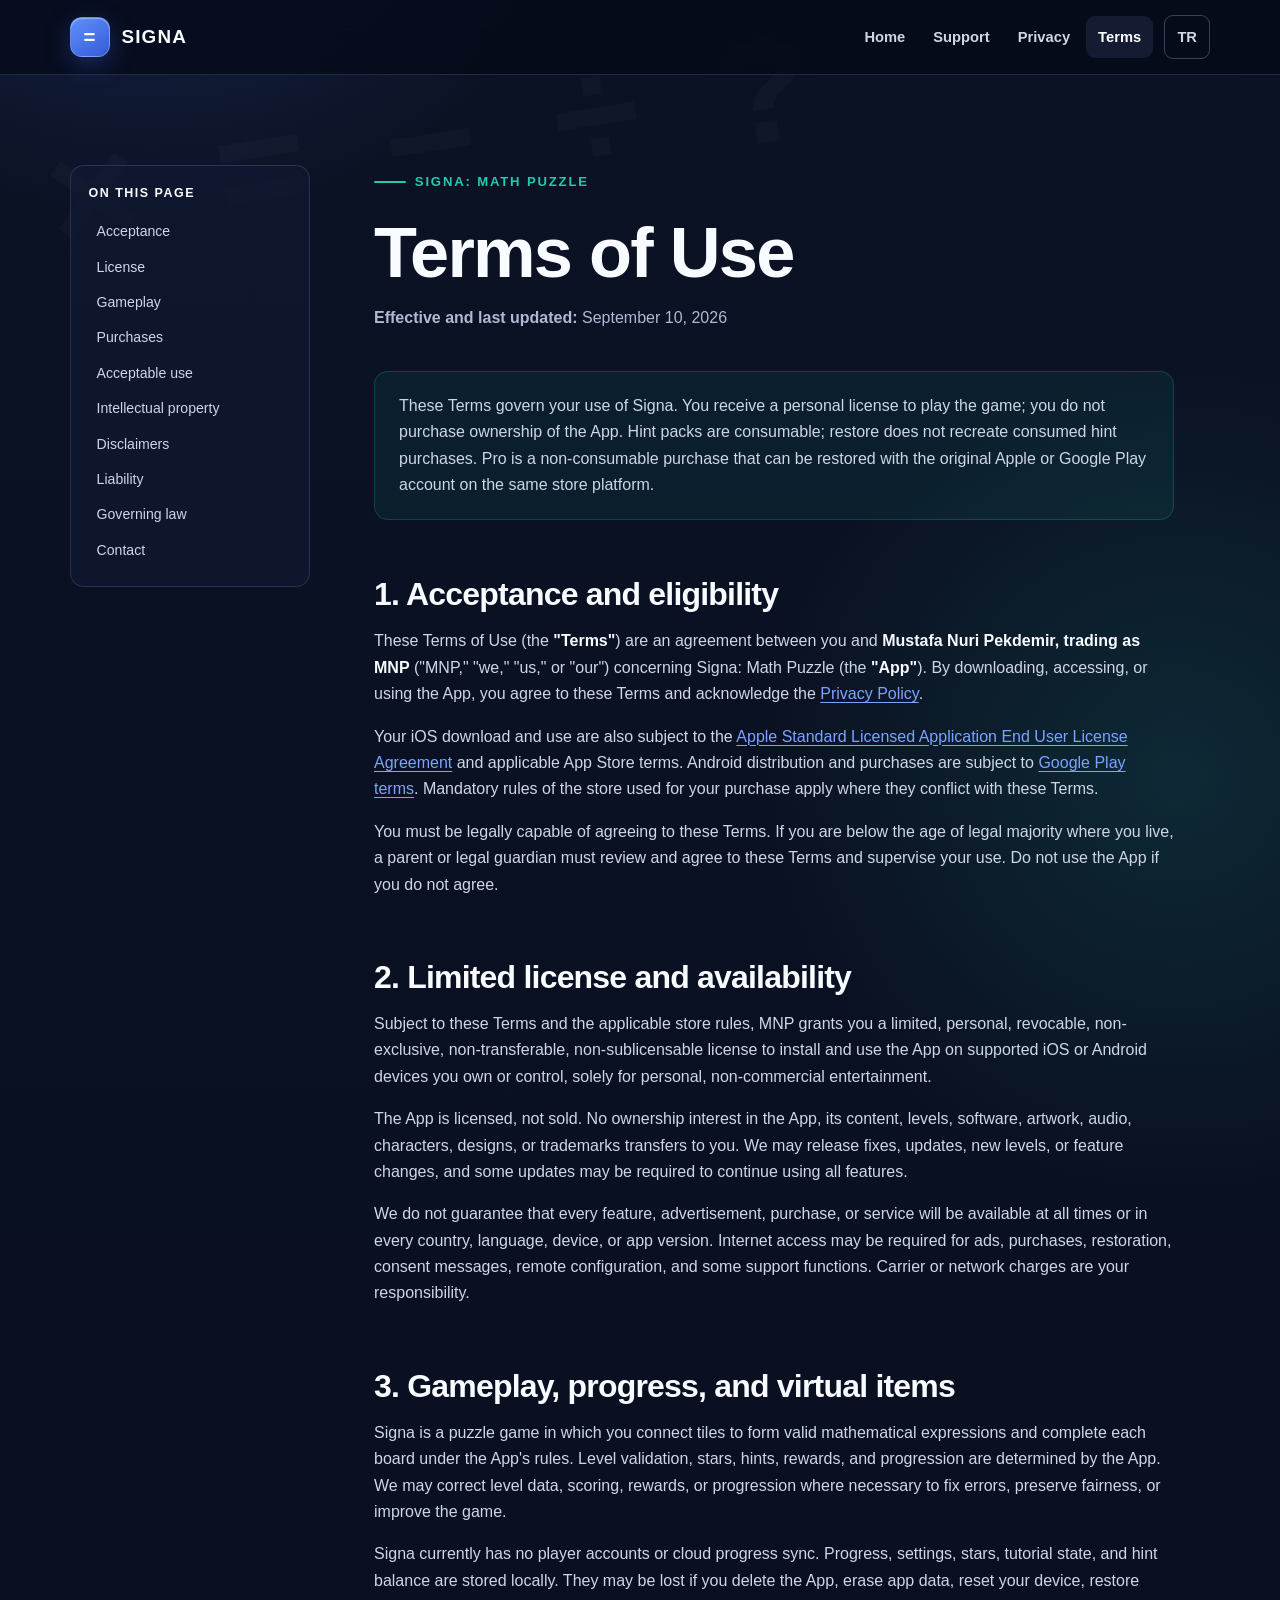
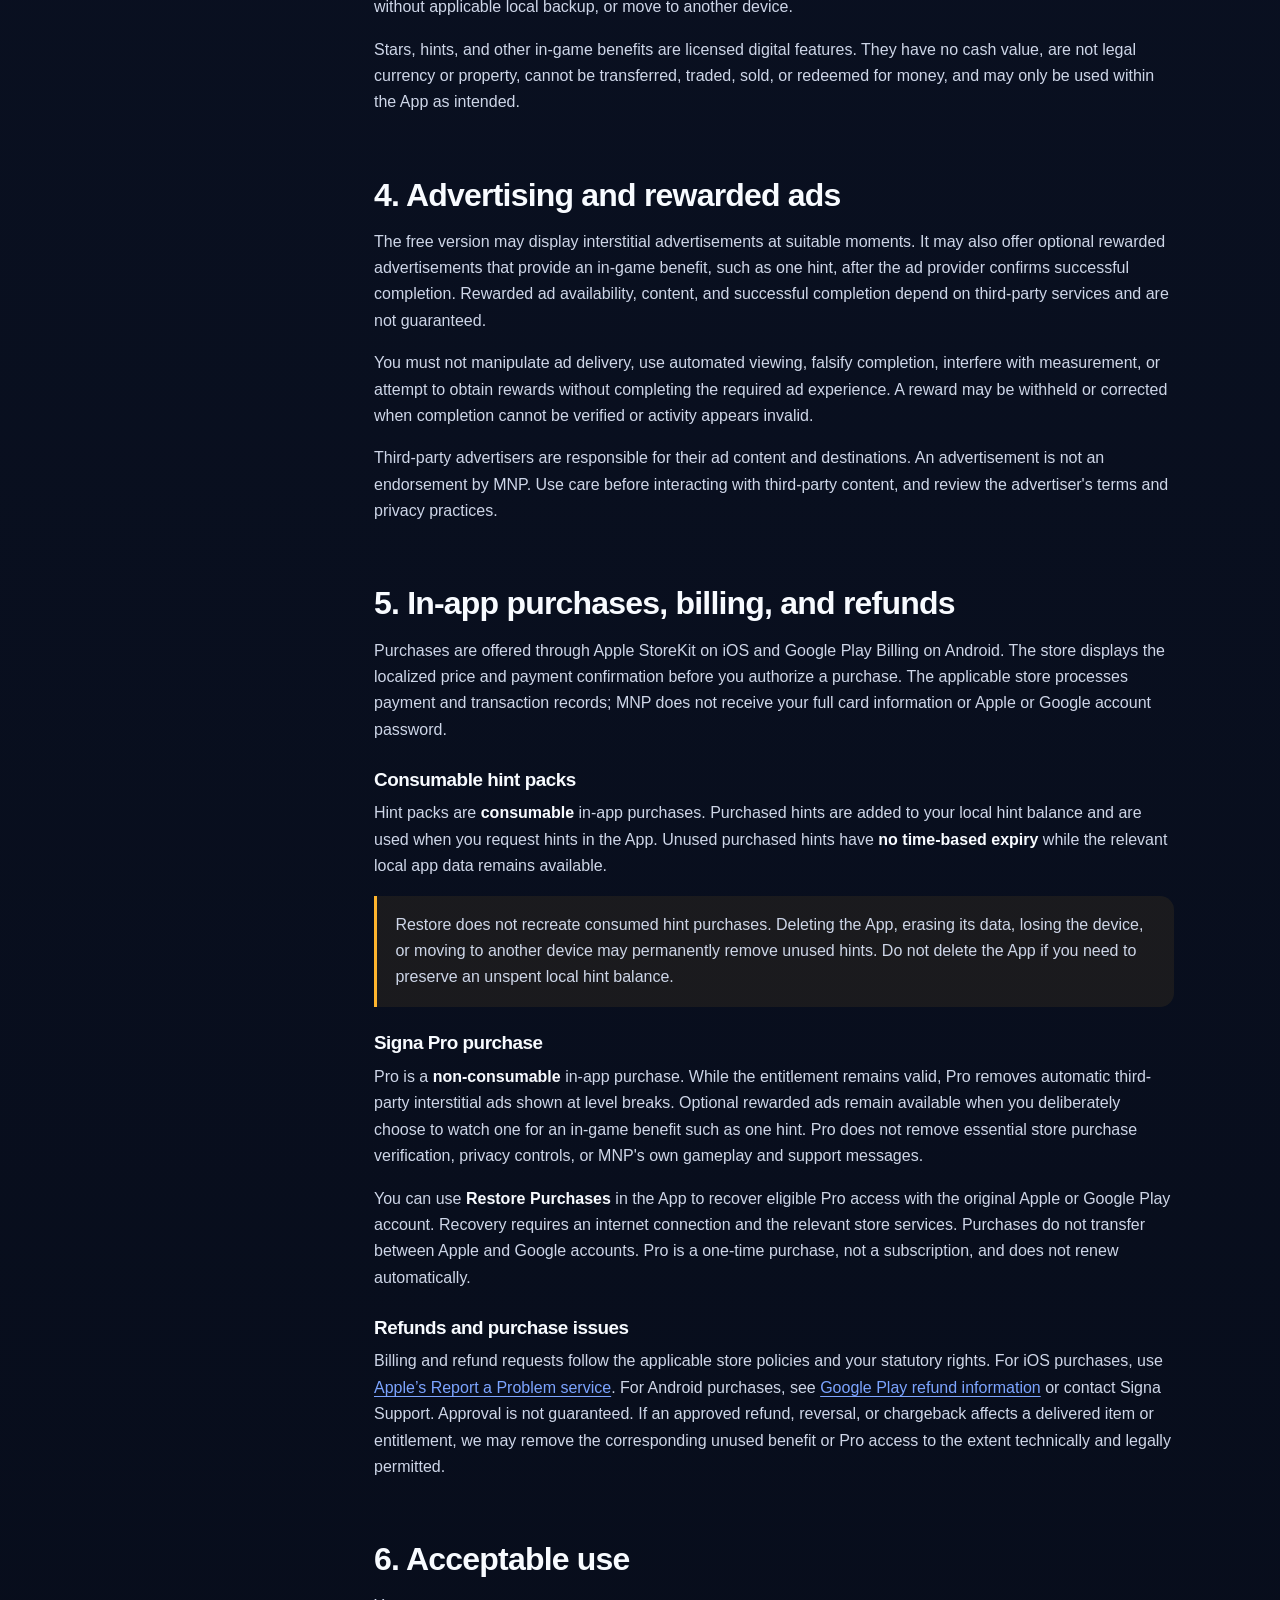
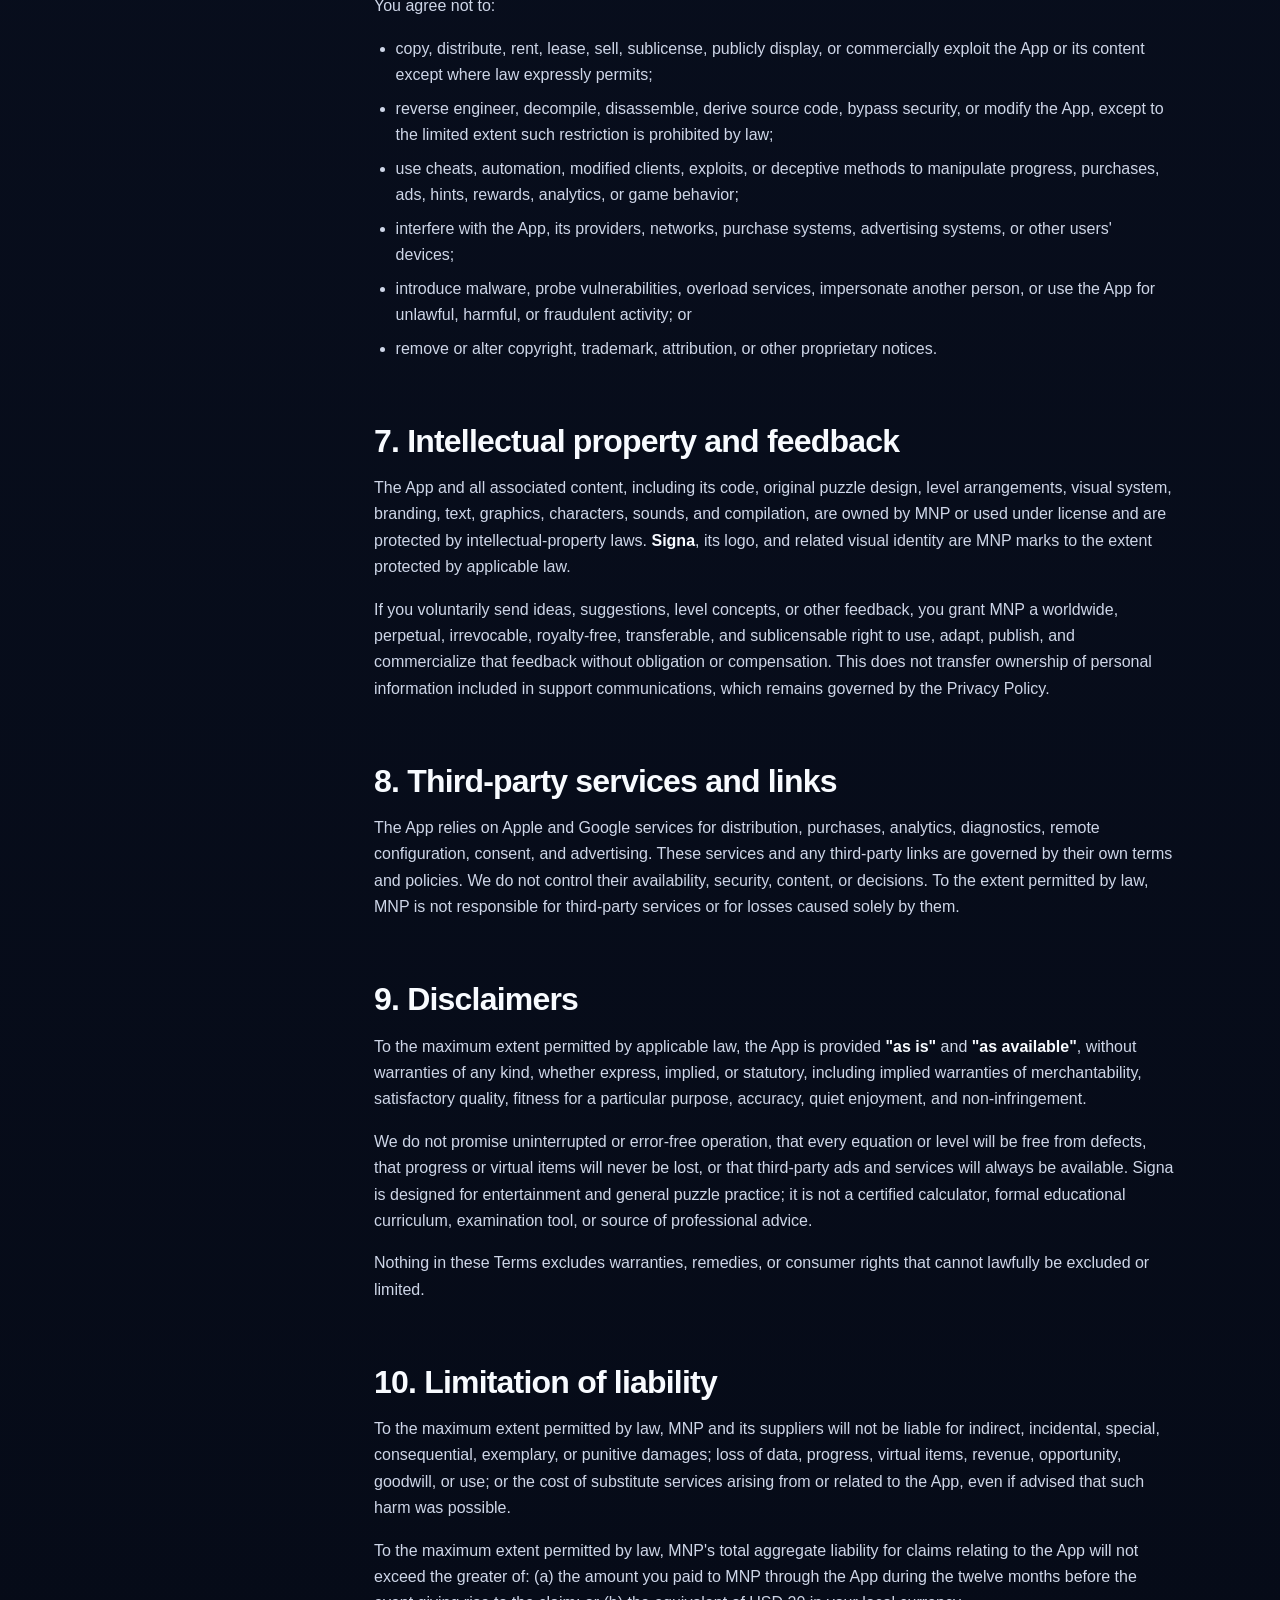
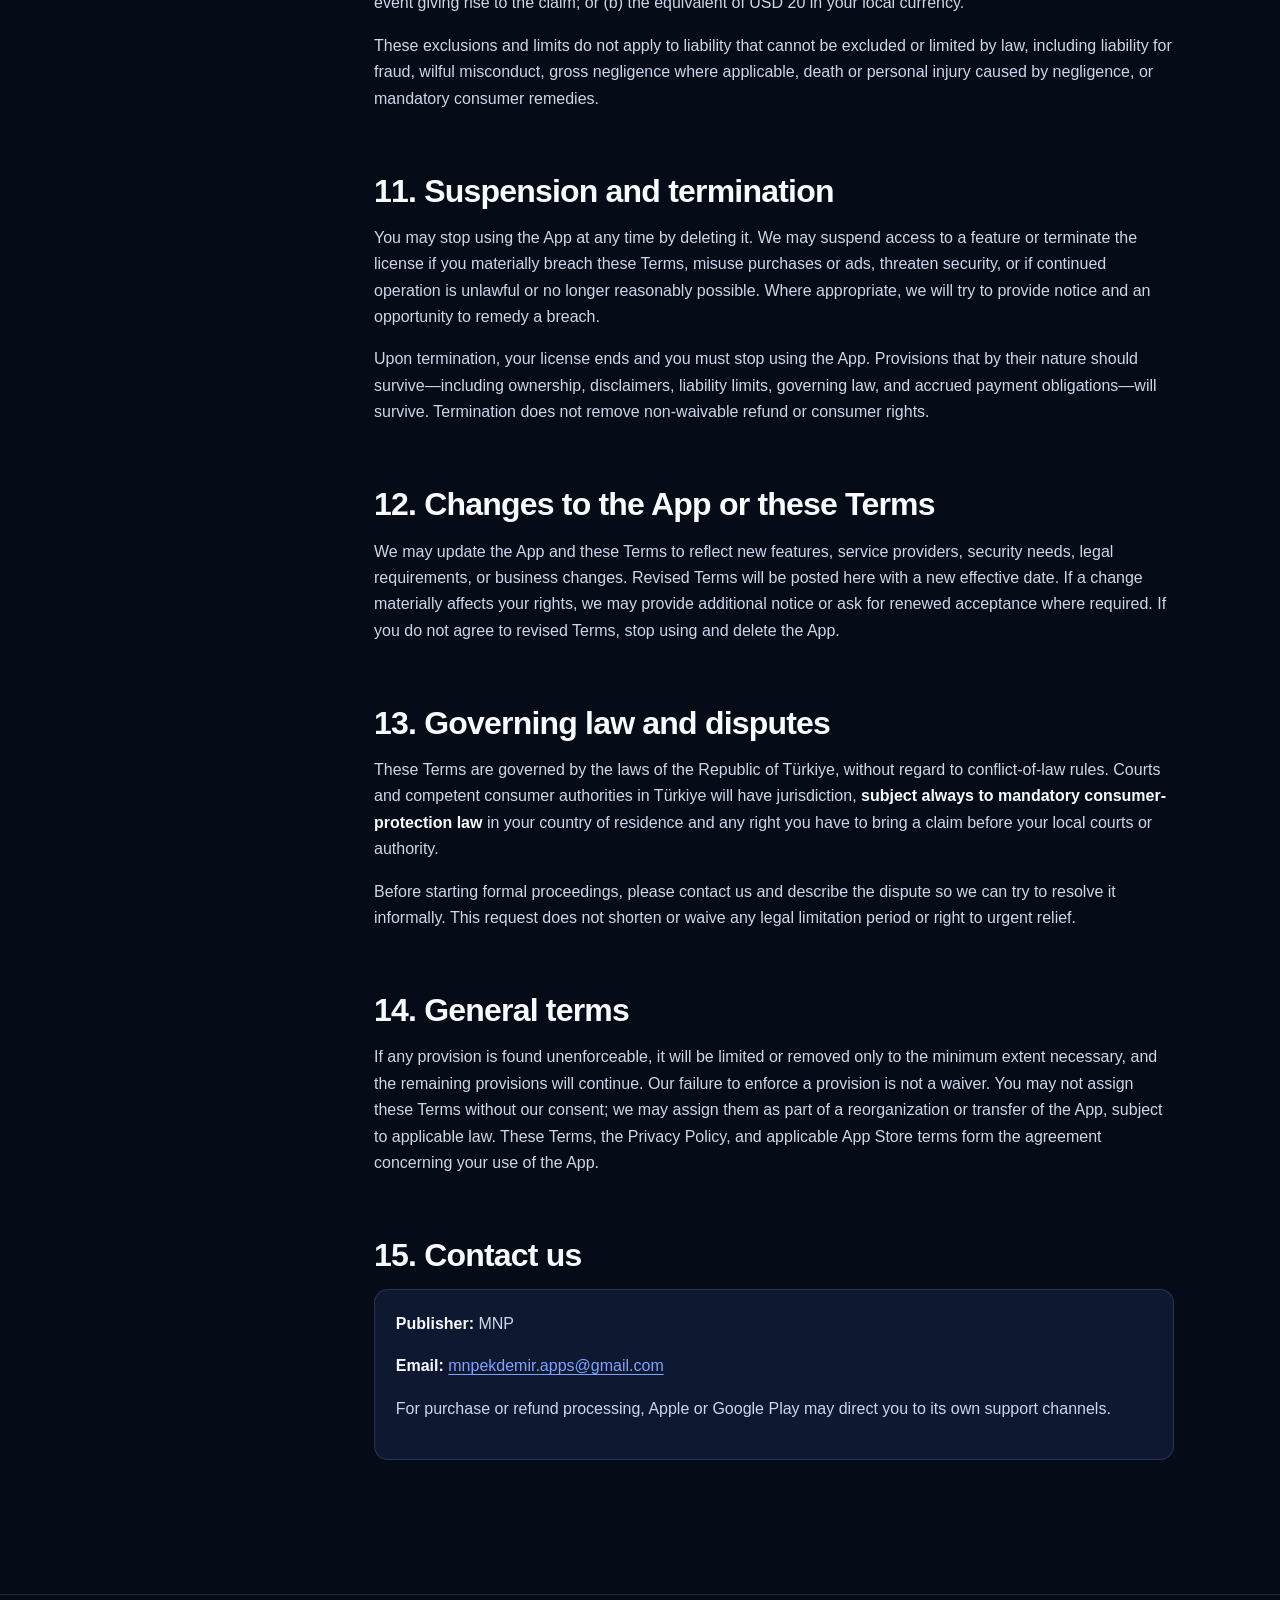
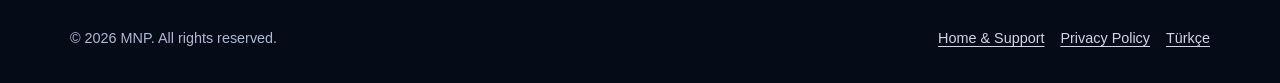
<file: terms.html>
<!doctype html>
<html lang="en">
<head>
  <meta charset="utf-8">
  <meta name="viewport" content="width=device-width, initial-scale=1">
  <meta name="theme-color" content="#0b1224">
  <meta name="description" content="Terms of Use for Signa: Math Puzzle, published by MNP.">
  <title>Terms of Use — Signa</title>
  <link rel="stylesheet" href="styles.css">
</head>
<body>
  <a class="skip-link" href="#main">Skip to content</a>

  <header class="site-header">
    <div class="header-inner">
      <a class="brand" href="index.html" aria-label="Signa home">
        <span class="brand-mark" aria-hidden="true">=</span>
        <span>Signa</span>
      </a>
      <nav class="site-nav" aria-label="Main navigation">
        <a href="index.html">Home</a>
        <a href="index.html#support">Support</a>
        <a href="privacy.html">Privacy</a>
        <a href="terms.html" aria-current="page">Terms</a>
        <a class="language-link" href="terms-tr.html" lang="tr" hreflang="tr">TR</a>
      </nav>
    </div>
  </header>

  <main id="main" class="container policy-shell">
    <aside class="policy-nav" aria-label="Terms of Use sections">
      <strong>On this page</strong>
      <a href="#acceptance">Acceptance</a>
      <a href="#license">License</a>
      <a href="#gameplay">Gameplay</a>
      <a href="#purchases">Purchases</a>
      <a href="#conduct">Acceptable use</a>
      <a href="#ip">Intellectual property</a>
      <a href="#disclaimers">Disclaimers</a>
      <a href="#liability">Liability</a>
      <a href="#law">Governing law</a>
      <a href="#contact">Contact</a>
    </aside>

    <article class="policy-content">
      <span class="eyebrow">Signa: Math Puzzle</span>
      <h1>Terms of Use</h1>
      <p class="policy-meta"><strong>Effective and last updated:</strong> <time datetime="2026-09-10">September 10, 2026</time></p>

      <div class="policy-summary">
        These Terms govern your use of Signa. You receive a personal license to play the game; you do not purchase ownership of the App. Hint packs are consumable; restore does not recreate consumed hint purchases. Pro is a non-consumable purchase that can be restored with the original Apple or Google Play account on the same store platform.
      </div>

      <section class="policy-section" id="acceptance">
        <h2>1. Acceptance and eligibility</h2>
        <p>These Terms of Use (the <strong>"Terms"</strong>) are an agreement between you and <strong>Mustafa Nuri Pekdemir, trading as MNP</strong> ("MNP," "we," "us," or "our") concerning Signa: Math Puzzle (the <strong>"App"</strong>). By downloading, accessing, or using the App, you agree to these Terms and acknowledge the <a href="privacy.html">Privacy Policy</a>.</p>
        <p>Your iOS download and use are also subject to the <a href="https://www.apple.com/legal/internet-services/itunes/dev/stdeula/">Apple Standard Licensed Application End User License Agreement</a> and applicable App Store terms. Android distribution and purchases are subject to <a href="https://play.google.com/about/play-terms/">Google Play terms</a>. Mandatory rules of the store used for your purchase apply where they conflict with these Terms.</p>
        <p>You must be legally capable of agreeing to these Terms. If you are below the age of legal majority where you live, a parent or legal guardian must review and agree to these Terms and supervise your use. Do not use the App if you do not agree.</p>
      </section>

      <section class="policy-section" id="license">
        <h2>2. Limited license and availability</h2>
        <p>Subject to these Terms and the applicable store rules, MNP grants you a limited, personal, revocable, non-exclusive, non-transferable, non-sublicensable license to install and use the App on supported iOS or Android devices you own or control, solely for personal, non-commercial entertainment.</p>
        <p>The App is licensed, not sold. No ownership interest in the App, its content, levels, software, artwork, audio, characters, designs, or trademarks transfers to you. We may release fixes, updates, new levels, or feature changes, and some updates may be required to continue using all features.</p>
        <p>We do not guarantee that every feature, advertisement, purchase, or service will be available at all times or in every country, language, device, or app version. Internet access may be required for ads, purchases, restoration, consent messages, remote configuration, and some support functions. Carrier or network charges are your responsibility.</p>
      </section>

      <section class="policy-section" id="gameplay">
        <h2>3. Gameplay, progress, and virtual items</h2>
        <p>Signa is a puzzle game in which you connect tiles to form valid mathematical expressions and complete each board under the App's rules. Level validation, stars, hints, rewards, and progression are determined by the App. We may correct level data, scoring, rewards, or progression where necessary to fix errors, preserve fairness, or improve the game.</p>
        <p>Signa currently has no player accounts or cloud progress sync. Progress, settings, stars, tutorial state, and hint balance are stored locally. They may be lost if you delete the App, erase app data, reset your device, restore without applicable local backup, or move to another device.</p>
        <p>Stars, hints, and other in-game benefits are licensed digital features. They have no cash value, are not legal currency or property, cannot be transferred, traded, sold, or redeemed for money, and may only be used within the App as intended.</p>
      </section>

      <section class="policy-section" id="ads">
        <h2>4. Advertising and rewarded ads</h2>
        <p>The free version may display interstitial advertisements at suitable moments. It may also offer optional rewarded advertisements that provide an in-game benefit, such as one hint, after the ad provider confirms successful completion. Rewarded ad availability, content, and successful completion depend on third-party services and are not guaranteed.</p>
        <p>You must not manipulate ad delivery, use automated viewing, falsify completion, interfere with measurement, or attempt to obtain rewards without completing the required ad experience. A reward may be withheld or corrected when completion cannot be verified or activity appears invalid.</p>
        <p>Third-party advertisers are responsible for their ad content and destinations. An advertisement is not an endorsement by MNP. Use care before interacting with third-party content, and review the advertiser's terms and privacy practices.</p>
      </section>

      <section class="policy-section" id="purchases">
        <h2>5. In-app purchases, billing, and refunds</h2>
        <p>Purchases are offered through Apple StoreKit on iOS and Google Play Billing on Android. The store displays the localized price and payment confirmation before you authorize a purchase. The applicable store processes payment and transaction records; MNP does not receive your full card information or Apple or Google account password.</p>

        <h3>Consumable hint packs</h3>
        <p>Hint packs are <strong>consumable</strong> in-app purchases. Purchased hints are added to your local hint balance and are used when you request hints in the App. Unused purchased hints have <strong>no time-based expiry</strong> while the relevant local app data remains available.</p>
        <p class="notice">Restore does not recreate consumed hint purchases. Deleting the App, erasing its data, losing the device, or moving to another device may permanently remove unused hints. Do not delete the App if you need to preserve an unspent local hint balance.</p>

        <h3>Signa Pro purchase</h3>
        <p>Pro is a <strong>non-consumable</strong> in-app purchase. While the entitlement remains valid, Pro removes automatic third-party interstitial ads shown at level breaks. Optional rewarded ads remain available when you deliberately choose to watch one for an in-game benefit such as one hint. Pro does not remove essential store purchase verification, privacy controls, or MNP's own gameplay and support messages.</p>
        <p>You can use <strong>Restore Purchases</strong> in the App to recover eligible Pro access with the original Apple or Google Play account. Recovery requires an internet connection and the relevant store services. Purchases do not transfer between Apple and Google accounts. Pro is a one-time purchase, not a subscription, and does not renew automatically.</p>

        <h3>Refunds and purchase issues</h3>
        <p>Billing and refund requests follow the applicable store policies and your statutory rights. For iOS purchases, use <a href="https://reportaproblem.apple.com/">Apple’s Report a Problem service</a>. For Android purchases, see <a href="https://support.google.com/googleplay/answer/2479637?hl=en">Google Play refund information</a> or contact Signa Support. Approval is not guaranteed. If an approved refund, reversal, or chargeback affects a delivered item or entitlement, we may remove the corresponding unused benefit or Pro access to the extent technically and legally permitted.</p>
      </section>

      <section class="policy-section" id="conduct">
        <h2>6. Acceptable use</h2>
        <p>You agree not to:</p>
        <ul>
          <li>copy, distribute, rent, lease, sell, sublicense, publicly display, or commercially exploit the App or its content except where law expressly permits;</li>
          <li>reverse engineer, decompile, disassemble, derive source code, bypass security, or modify the App, except to the limited extent such restriction is prohibited by law;</li>
          <li>use cheats, automation, modified clients, exploits, or deceptive methods to manipulate progress, purchases, ads, hints, rewards, analytics, or game behavior;</li>
          <li>interfere with the App, its providers, networks, purchase systems, advertising systems, or other users' devices;</li>
          <li>introduce malware, probe vulnerabilities, overload services, impersonate another person, or use the App for unlawful, harmful, or fraudulent activity; or</li>
          <li>remove or alter copyright, trademark, attribution, or other proprietary notices.</li>
        </ul>
      </section>

      <section class="policy-section" id="ip">
        <h2>7. Intellectual property and feedback</h2>
        <p>The App and all associated content, including its code, original puzzle design, level arrangements, visual system, branding, text, graphics, characters, sounds, and compilation, are owned by MNP or used under license and are protected by intellectual-property laws. <strong>Signa</strong>, its logo, and related visual identity are MNP marks to the extent protected by applicable law.</p>
        <p>If you voluntarily send ideas, suggestions, level concepts, or other feedback, you grant MNP a worldwide, perpetual, irrevocable, royalty-free, transferable, and sublicensable right to use, adapt, publish, and commercialize that feedback without obligation or compensation. This does not transfer ownership of personal information included in support communications, which remains governed by the Privacy Policy.</p>
      </section>

      <section class="policy-section" id="services">
        <h2>8. Third-party services and links</h2>
        <p>The App relies on Apple and Google services for distribution, purchases, analytics, diagnostics, remote configuration, consent, and advertising. These services and any third-party links are governed by their own terms and policies. We do not control their availability, security, content, or decisions. To the extent permitted by law, MNP is not responsible for third-party services or for losses caused solely by them.</p>
      </section>

      <section class="policy-section" id="disclaimers">
        <h2>9. Disclaimers</h2>
        <p>To the maximum extent permitted by applicable law, the App is provided <strong>"as is"</strong> and <strong>"as available"</strong>, without warranties of any kind, whether express, implied, or statutory, including implied warranties of merchantability, satisfactory quality, fitness for a particular purpose, accuracy, quiet enjoyment, and non-infringement.</p>
        <p>We do not promise uninterrupted or error-free operation, that every equation or level will be free from defects, that progress or virtual items will never be lost, or that third-party ads and services will always be available. Signa is designed for entertainment and general puzzle practice; it is not a certified calculator, formal educational curriculum, examination tool, or source of professional advice.</p>
        <p>Nothing in these Terms excludes warranties, remedies, or consumer rights that cannot lawfully be excluded or limited.</p>
      </section>

      <section class="policy-section" id="liability">
        <h2>10. Limitation of liability</h2>
        <p>To the maximum extent permitted by law, MNP and its suppliers will not be liable for indirect, incidental, special, consequential, exemplary, or punitive damages; loss of data, progress, virtual items, revenue, opportunity, goodwill, or use; or the cost of substitute services arising from or related to the App, even if advised that such harm was possible.</p>
        <p>To the maximum extent permitted by law, MNP's total aggregate liability for claims relating to the App will not exceed the greater of: (a) the amount you paid to MNP through the App during the twelve months before the event giving rise to the claim; or (b) the equivalent of USD 20 in your local currency.</p>
        <p>These exclusions and limits do not apply to liability that cannot be excluded or limited by law, including liability for fraud, wilful misconduct, gross negligence where applicable, death or personal injury caused by negligence, or mandatory consumer remedies.</p>
      </section>

      <section class="policy-section" id="termination">
        <h2>11. Suspension and termination</h2>
        <p>You may stop using the App at any time by deleting it. We may suspend access to a feature or terminate the license if you materially breach these Terms, misuse purchases or ads, threaten security, or if continued operation is unlawful or no longer reasonably possible. Where appropriate, we will try to provide notice and an opportunity to remedy a breach.</p>
        <p>Upon termination, your license ends and you must stop using the App. Provisions that by their nature should survive—including ownership, disclaimers, liability limits, governing law, and accrued payment obligations—will survive. Termination does not remove non-waivable refund or consumer rights.</p>
      </section>

      <section class="policy-section" id="changes">
        <h2>12. Changes to the App or these Terms</h2>
        <p>We may update the App and these Terms to reflect new features, service providers, security needs, legal requirements, or business changes. Revised Terms will be posted here with a new effective date. If a change materially affects your rights, we may provide additional notice or ask for renewed acceptance where required. If you do not agree to revised Terms, stop using and delete the App.</p>
      </section>

      <section class="policy-section" id="law">
        <h2>13. Governing law and disputes</h2>
        <p>These Terms are governed by the laws of the Republic of Türkiye, without regard to conflict-of-law rules. Courts and competent consumer authorities in Türkiye will have jurisdiction, <strong>subject always to mandatory consumer-protection law</strong> in your country of residence and any right you have to bring a claim before your local courts or authority.</p>
        <p>Before starting formal proceedings, please contact us and describe the dispute so we can try to resolve it informally. This request does not shorten or waive any legal limitation period or right to urgent relief.</p>
      </section>

      <section class="policy-section" id="general">
        <h2>14. General terms</h2>
        <p>If any provision is found unenforceable, it will be limited or removed only to the minimum extent necessary, and the remaining provisions will continue. Our failure to enforce a provision is not a waiver. You may not assign these Terms without our consent; we may assign them as part of a reorganization or transfer of the App, subject to applicable law. These Terms, the Privacy Policy, and applicable App Store terms form the agreement concerning your use of the App.</p>
      </section>

      <section class="policy-section" id="contact">
        <h2>15. Contact us</h2>
        <div class="legal-contact">
          <p><strong>Publisher:</strong> MNP</p>
          <p><strong>Email:</strong> <a href="mailto:mnpekdemir.apps@gmail.com?subject=Signa%20Terms">mnpekdemir.apps@gmail.com</a></p>
          <p>For purchase or refund processing, Apple or Google Play may direct you to its own support channels.</p>
        </div>
      </section>
    </article>
  </main>

  <footer class="site-footer">
    <div class="container footer-inner">
      <span>© 2026 MNP. All rights reserved.</span>
      <nav class="footer-links" aria-label="Footer navigation">
        <a href="index.html">Home &amp; Support</a>
        <a href="privacy.html">Privacy Policy</a>
        <a href="terms-tr.html" lang="tr" hreflang="tr">Türkçe</a>
      </nav>
    </div>
  </footer>
</body>
</html>
</file>
<file: styles.css>
:root {
  color-scheme: dark;
  --navy-950: #060b18;
  --navy-900: #0b1224;
  --navy-850: #101a33;
  --navy-800: #15213f;
  --navy-700: #24345f;
  --ink: #f8fbff;
  --muted: #aeb9d4;
  --muted-strong: #ced6e8;
  --blue: #4f7cff;
  --blue-light: #7ca4ff;
  --teal: #25c9b2;
  --gold: #ffb52e;
  --gold-light: #ffd36a;
  --red: #ff7085;
  --border: rgba(159, 179, 225, 0.18);
  --border-strong: rgba(159, 179, 225, 0.32);
  --surface: rgba(18, 29, 57, 0.78);
  --surface-strong: #121d39;
  --shadow: 0 24px 80px rgba(0, 0, 0, 0.32);
  --radius-xl: 28px;
  --radius-lg: 20px;
  --radius-md: 14px;
  --max-width: 1140px;
}

*,
*::before,
*::after {
  box-sizing: border-box;
}

html {
  scroll-behavior: smooth;
}

body {
  min-width: 320px;
  overflow-x: clip;
  margin: 0;
  color: var(--ink);
  background:
    radial-gradient(circle at 12% -4%, rgba(79, 124, 255, 0.24), transparent 30rem),
    radial-gradient(circle at 92% 12%, rgba(37, 201, 178, 0.13), transparent 26rem),
    linear-gradient(180deg, var(--navy-900), var(--navy-950) 75%);
  font-family: -apple-system, BlinkMacSystemFont, "Segoe UI", Roboto, Helvetica, Arial, sans-serif;
  font-size: 16px;
  line-height: 1.65;
  -webkit-font-smoothing: antialiased;
}

body::before {
  position: fixed;
  inset: 0;
  z-index: -1;
  pointer-events: none;
  content: "+   ×   =   −   ÷   ?";
  color: rgba(255, 255, 255, 0.018);
  font-size: clamp(3rem, 11vw, 10rem);
  font-weight: 900;
  letter-spacing: 0.11em;
  line-height: 2.1;
  overflow: hidden;
  transform: rotate(-9deg) scale(1.12);
}

a {
  color: var(--blue-light);
  text-underline-offset: 0.2em;
  text-decoration-thickness: 0.08em;
}

a:hover {
  color: #a9c2ff;
}

a:focus-visible,
button:focus-visible,
summary:focus-visible {
  outline: 3px solid var(--gold);
  outline-offset: 4px;
  border-radius: 5px;
}

img,
svg {
  display: block;
  max-width: 100%;
}

h1,
h2,
h3 {
  margin-top: 0;
  color: var(--ink);
  line-height: 1.13;
  letter-spacing: -0.025em;
}

h1 {
  margin-bottom: 1.2rem;
  font-size: clamp(2.75rem, 7vw, 5.6rem);
  font-weight: 850;
}

h2 {
  margin-bottom: 1rem;
  font-size: clamp(1.8rem, 3.6vw, 2.8rem);
  font-weight: 800;
}

h3 {
  margin-bottom: 0.65rem;
  font-size: 1.18rem;
  font-weight: 760;
}

p {
  margin: 0 0 1rem;
}

ul,
ol {
  padding-left: 1.35rem;
}

li + li {
  margin-top: 0.45rem;
}

.skip-link {
  position: fixed;
  top: 0.75rem;
  left: 0.75rem;
  z-index: 100;
  padding: 0.7rem 1rem;
  color: var(--navy-950);
  background: var(--gold);
  border-radius: 10px;
  font-weight: 800;
  transform: translateY(-160%);
}

.skip-link:focus {
  transform: translateY(0);
}

.site-header {
  position: sticky;
  top: 0;
  z-index: 20;
  border-bottom: 1px solid var(--border);
  background: rgba(6, 11, 24, 0.8);
  -webkit-backdrop-filter: blur(18px);
  backdrop-filter: blur(18px);
}

.header-inner,
.container {
  width: min(calc(100% - 2rem), var(--max-width));
  margin-inline: auto;
}

.header-inner {
  display: flex;
  align-items: center;
  justify-content: space-between;
  min-height: 74px;
  gap: 1.5rem;
}

.brand {
  display: inline-flex;
  align-items: center;
  gap: 0.72rem;
  color: var(--ink);
  font-size: 1.18rem;
  font-weight: 850;
  letter-spacing: 0.06em;
  text-decoration: none;
  text-transform: uppercase;
}

.brand:hover {
  color: var(--ink);
}

.brand-mark {
  display: grid;
  width: 40px;
  aspect-ratio: 1;
  place-items: center;
  color: white;
  background: linear-gradient(145deg, #6090ff, #355bd5);
  border: 1px solid rgba(255, 255, 255, 0.22);
  border-radius: 12px;
  box-shadow: 0 8px 25px rgba(59, 98, 223, 0.35), inset 0 1px rgba(255, 255, 255, 0.35);
  font-size: 1.28rem;
  line-height: 1;
}

.site-nav {
  display: flex;
  align-items: center;
  justify-content: flex-end;
  gap: 0.25rem;
}

.site-nav a {
  padding: 0.55rem 0.75rem;
  color: var(--muted-strong);
  border-radius: 9px;
  font-size: 0.92rem;
  font-weight: 700;
  text-decoration: none;
}

.site-nav a:hover,
.site-nav a[aria-current="page"] {
  color: white;
  background: rgba(124, 164, 255, 0.11);
}

.language-link {
  margin-left: 0.45rem;
  border: 1px solid var(--border-strong);
}

.hero {
  position: relative;
  display: grid;
  grid-template-columns: minmax(0, 1.15fr) minmax(280px, 0.85fr);
  align-items: center;
  min-height: calc(100vh - 74px);
  padding-block: 5.5rem;
  gap: clamp(3rem, 7vw, 7rem);
}

.eyebrow {
  display: inline-flex;
  align-items: center;
  gap: 0.55rem;
  margin-bottom: 1.3rem;
  color: var(--teal);
  font-size: 0.82rem;
  font-weight: 800;
  letter-spacing: 0.14em;
  text-transform: uppercase;
}

.eyebrow::before {
  width: 2rem;
  height: 2px;
  content: "";
  background: currentColor;
  border-radius: 999px;
}

.gradient-text {
  color: transparent;
  background: linear-gradient(100deg, var(--blue-light), var(--teal) 58%, var(--gold-light));
  -webkit-background-clip: text;
  background-clip: text;
}

.hero-copy > p {
  max-width: 41rem;
  color: var(--muted-strong);
  font-size: clamp(1.08rem, 2vw, 1.28rem);
}

.actions {
  display: flex;
  flex-wrap: wrap;
  margin-top: 2rem;
  gap: 0.8rem;
}

.button {
  display: inline-flex;
  align-items: center;
  justify-content: center;
  min-height: 50px;
  padding: 0.75rem 1.2rem;
  color: white;
  background: linear-gradient(145deg, #456bd4, #355bd5);
  border: 1px solid rgba(255, 255, 255, 0.16);
  border-radius: 13px;
  box-shadow: 0 12px 30px rgba(61, 100, 220, 0.26);
  font-weight: 800;
  text-decoration: none;
}

.button:hover {
  color: white;
  transform: translateY(-1px);
}

.button-secondary {
  color: var(--muted-strong);
  background: rgba(20, 32, 62, 0.7);
  border-color: var(--border-strong);
  box-shadow: none;
}

.button-secondary:hover {
  color: white;
}

.game-preview {
  position: relative;
  width: min(100%, 410px);
  margin-inline: auto;
  padding: clamp(1rem, 3vw, 1.6rem);
  background: linear-gradient(160deg, rgba(27, 43, 81, 0.95), rgba(8, 15, 32, 0.96));
  border: 1px solid rgba(124, 164, 255, 0.24);
  border-radius: 36px;
  box-shadow: var(--shadow), inset 0 1px rgba(255, 255, 255, 0.08);
  transform: rotate(2deg);
}

.game-preview::after {
  position: absolute;
  inset: 8% 0 -8% 15%;
  z-index: -1;
  content: "";
  background: rgba(37, 201, 178, 0.12);
  filter: blur(45px);
  border-radius: 50%;
}

.preview-top {
  display: flex;
  align-items: center;
  justify-content: space-between;
  margin-bottom: 1.2rem;
  color: var(--muted);
  font-size: 0.78rem;
  font-weight: 800;
  letter-spacing: 0.08em;
  text-transform: uppercase;
}

.stars {
  color: var(--gold);
  letter-spacing: 0.13rem;
}

.tile-grid {
  display: grid;
  grid-template-columns: repeat(4, 1fr);
  gap: 0.65rem;
}

.tile {
  display: grid;
  aspect-ratio: 1;
  place-items: center;
  color: white;
  background: linear-gradient(145deg, #5f8dff, #365dd6);
  border: 1px solid rgba(255, 255, 255, 0.16);
  border-radius: 17px;
  box-shadow: inset 0 5px rgba(255, 255, 255, 0.12), 0 8px 16px rgba(0, 0, 0, 0.18);
  font-size: clamp(1.05rem, 3.3vw, 1.75rem);
  font-weight: 900;
}

.tile.op {
  background: linear-gradient(145deg, #37d7c0, #139b8d);
  border-radius: 50%;
}

.tile.equal {
  color: #302009;
  background: linear-gradient(145deg, #ffc54d, #ee9209);
  border-radius: 30%;
}

.tile.empty {
  background: rgba(150, 167, 207, 0.055);
  border-color: rgba(150, 167, 207, 0.06);
  box-shadow: none;
}

.preview-equation {
  margin: 1rem 0 0;
  padding: 0.75rem 1rem;
  color: var(--gold-light);
  background: rgba(255, 181, 46, 0.08);
  border: 1px solid rgba(255, 181, 46, 0.2);
  border-radius: 12px;
  font-size: 0.95rem;
  font-weight: 800;
  text-align: center;
}

.section {
  padding-block: clamp(4.5rem, 9vw, 7.5rem);
}

.section-muted {
  border-block: 1px solid var(--border);
  background: rgba(12, 20, 40, 0.56);
}

.section-heading {
  max-width: 44rem;
  margin-bottom: 2.5rem;
}

.section-heading p,
.lead {
  color: var(--muted-strong);
  font-size: 1.08rem;
}

.feature-grid,
.support-grid {
  display: grid;
  grid-template-columns: repeat(3, 1fr);
  gap: 1rem;
}

.card {
  padding: clamp(1.25rem, 3vw, 1.7rem);
  background: var(--surface);
  border: 1px solid var(--border);
  border-radius: var(--radius-lg);
  box-shadow: 0 15px 45px rgba(0, 0, 0, 0.12);
}

.card p:last-child {
  margin-bottom: 0;
}

.card p,
.card li {
  color: var(--muted-strong);
}

.icon-chip {
  display: grid;
  width: 46px;
  aspect-ratio: 1;
  margin-bottom: 1.15rem;
  place-items: center;
  color: var(--navy-950);
  background: linear-gradient(145deg, var(--teal), #63e3d1);
  border-radius: 14px;
  box-shadow: inset 0 1px rgba(255, 255, 255, 0.5);
  font-size: 1.25rem;
  font-weight: 950;
}

.card:nth-child(2) .icon-chip {
  background: linear-gradient(145deg, var(--blue-light), #adc4ff);
}

.card:nth-child(3) .icon-chip {
  background: linear-gradient(145deg, var(--gold), var(--gold-light));
}

.faq-list {
  display: grid;
  max-width: 850px;
  gap: 0.75rem;
}

details {
  background: var(--surface);
  border: 1px solid var(--border);
  border-radius: var(--radius-md);
}

summary {
  padding: 1.1rem 1.25rem;
  cursor: pointer;
  font-weight: 780;
}

details p {
  padding: 0 1.25rem 1.15rem;
  color: var(--muted-strong);
}

.contact-panel {
  display: flex;
  align-items: center;
  justify-content: space-between;
  padding: clamp(1.6rem, 4vw, 3rem);
  background:
    radial-gradient(circle at 100% 0, rgba(37, 201, 178, 0.2), transparent 20rem),
    linear-gradient(145deg, rgba(36, 52, 95, 0.9), rgba(16, 29, 57, 0.95));
  border: 1px solid var(--border-strong);
  border-radius: var(--radius-xl);
  gap: 2rem;
}

.contact-panel h2 {
  margin-bottom: 0.45rem;
}

.contact-panel p {
  margin-bottom: 0;
  color: var(--muted-strong);
}

.site-footer {
  padding-block: 2rem;
  color: var(--muted);
  border-top: 1px solid var(--border);
  font-size: 0.9rem;
}

.footer-inner {
  display: flex;
  align-items: center;
  justify-content: space-between;
  gap: 1.5rem;
}

.footer-links {
  display: flex;
  flex-wrap: wrap;
  gap: 1rem;
}

.footer-links a {
  color: var(--muted-strong);
}

/* Policy pages */
.policy-shell {
  display: grid;
  grid-template-columns: 240px minmax(0, 800px);
  align-items: start;
  padding-block: clamp(3.5rem, 7vw, 6rem);
  gap: clamp(2rem, 5vw, 4.5rem);
}

.policy-nav {
  position: sticky;
  top: 104px;
  padding: 1.1rem;
  background: rgba(16, 26, 51, 0.72);
  border: 1px solid var(--border);
  border-radius: var(--radius-md);
}

.policy-nav strong {
  display: block;
  margin-bottom: 0.65rem;
  font-size: 0.78rem;
  letter-spacing: 0.12em;
  text-transform: uppercase;
}

.policy-nav a {
  display: block;
  padding: 0.38rem 0.5rem;
  color: var(--muted-strong);
  border-radius: 7px;
  font-size: 0.88rem;
  text-decoration: none;
}

.policy-nav a:hover {
  color: white;
  background: rgba(124, 164, 255, 0.1);
}

.policy-content {
  min-width: 0;
  overflow-wrap: anywhere;
}

.policy-content h1 {
  margin-bottom: 0.75rem;
  font-size: clamp(2.35rem, 6vw, 4.4rem);
}

.policy-meta {
  margin-bottom: 2.5rem;
  color: var(--muted);
}

.policy-summary {
  margin-bottom: 2.5rem;
  padding: 1.3rem 1.5rem;
  color: var(--muted-strong);
  background: rgba(37, 201, 178, 0.075);
  border: 1px solid rgba(37, 201, 178, 0.22);
  border-radius: var(--radius-md);
}

.policy-section {
  padding-top: 1rem;
  margin-bottom: 2.8rem;
  scroll-margin-top: 100px;
}

.policy-section h2 {
  font-size: clamp(1.45rem, 3vw, 2rem);
}

.policy-section h3 {
  margin-top: 1.6rem;
}

.policy-section p,
.policy-section li {
  color: var(--muted-strong);
}

.policy-section strong {
  color: var(--ink);
}

.data-table-wrap {
  overflow-x: auto;
  margin-block: 1.2rem;
  border: 1px solid var(--border);
  border-radius: var(--radius-md);
}

table {
  width: 100%;
  border-collapse: collapse;
  font-size: 0.92rem;
}

th,
td {
  padding: 0.9rem 1rem;
  border-bottom: 1px solid var(--border);
  text-align: left;
  vertical-align: top;
}

th {
  color: var(--ink);
  background: rgba(124, 164, 255, 0.08);
  font-size: 0.8rem;
  letter-spacing: 0.04em;
  text-transform: uppercase;
}

td {
  color: var(--muted-strong);
}

tr:last-child td {
  border-bottom: 0;
}

.notice {
  padding: 1rem 1.15rem;
  color: var(--muted-strong);
  background: rgba(255, 181, 46, 0.075);
  border-left: 3px solid var(--gold);
  border-radius: 0 var(--radius-md) var(--radius-md) 0;
}

.external-list a::after {
  content: " ↗";
  font-size: 0.78em;
}

.legal-contact {
  padding: 1.3rem;
  background: var(--surface);
  border: 1px solid var(--border);
  border-radius: var(--radius-md);
}

@media (max-width: 900px) {
  .hero {
    grid-template-columns: 1fr;
    min-height: auto;
    padding-block: 5rem;
  }

  .game-preview {
    width: min(100%, 370px);
    transform: none;
  }

  .feature-grid,
  .support-grid {
    grid-template-columns: 1fr;
  }

  .policy-shell {
    grid-template-columns: minmax(0, 1fr);
  }

  .policy-nav {
    position: static;
    display: flex;
    flex-wrap: wrap;
    padding: 0.65rem;
    gap: 0.2rem;
    white-space: normal;
  }

  .policy-nav strong {
    display: none;
  }

  .policy-nav a {
    flex: 0 0 auto;
  }
}

@media (max-width: 680px) {
  .header-inner {
    min-height: 66px;
  }

  .site-nav a:not(.language-link) {
    display: none;
  }

  .hero {
    padding-block: 3.8rem;
  }

  .actions,
  .button {
    width: 100%;
  }

  .contact-panel,
  .footer-inner {
    align-items: stretch;
    flex-direction: column;
  }

  .contact-panel .button {
    width: 100%;
  }

  .policy-shell {
    width: min(calc(100% - 1.25rem), var(--max-width));
  }

  th,
  td {
    min-width: 9rem;
  }
}

@media (prefers-reduced-motion: reduce) {
  *,
  *::before,
  *::after {
    scroll-behavior: auto !important;
    transition-duration: 0.01ms !important;
    animation-duration: 0.01ms !important;
    animation-iteration-count: 1 !important;
  }
}

@media print {
  :root {
    color-scheme: light;
  }

  body {
    color: #111;
    background: white;
  }

  body::before,
  .site-header,
  .policy-nav,
  .site-footer {
    display: none;
  }

  .policy-shell {
    display: block;
    width: 100%;
    padding: 0;
  }

  .policy-content h1,
  .policy-content h2,
  .policy-content h3,
  .policy-section strong {
    color: #111;
  }

  .policy-meta,
  .policy-section p,
  .policy-section li,
  td {
    color: #222;
  }

  a {
    color: #111;
  }
}
</file>
